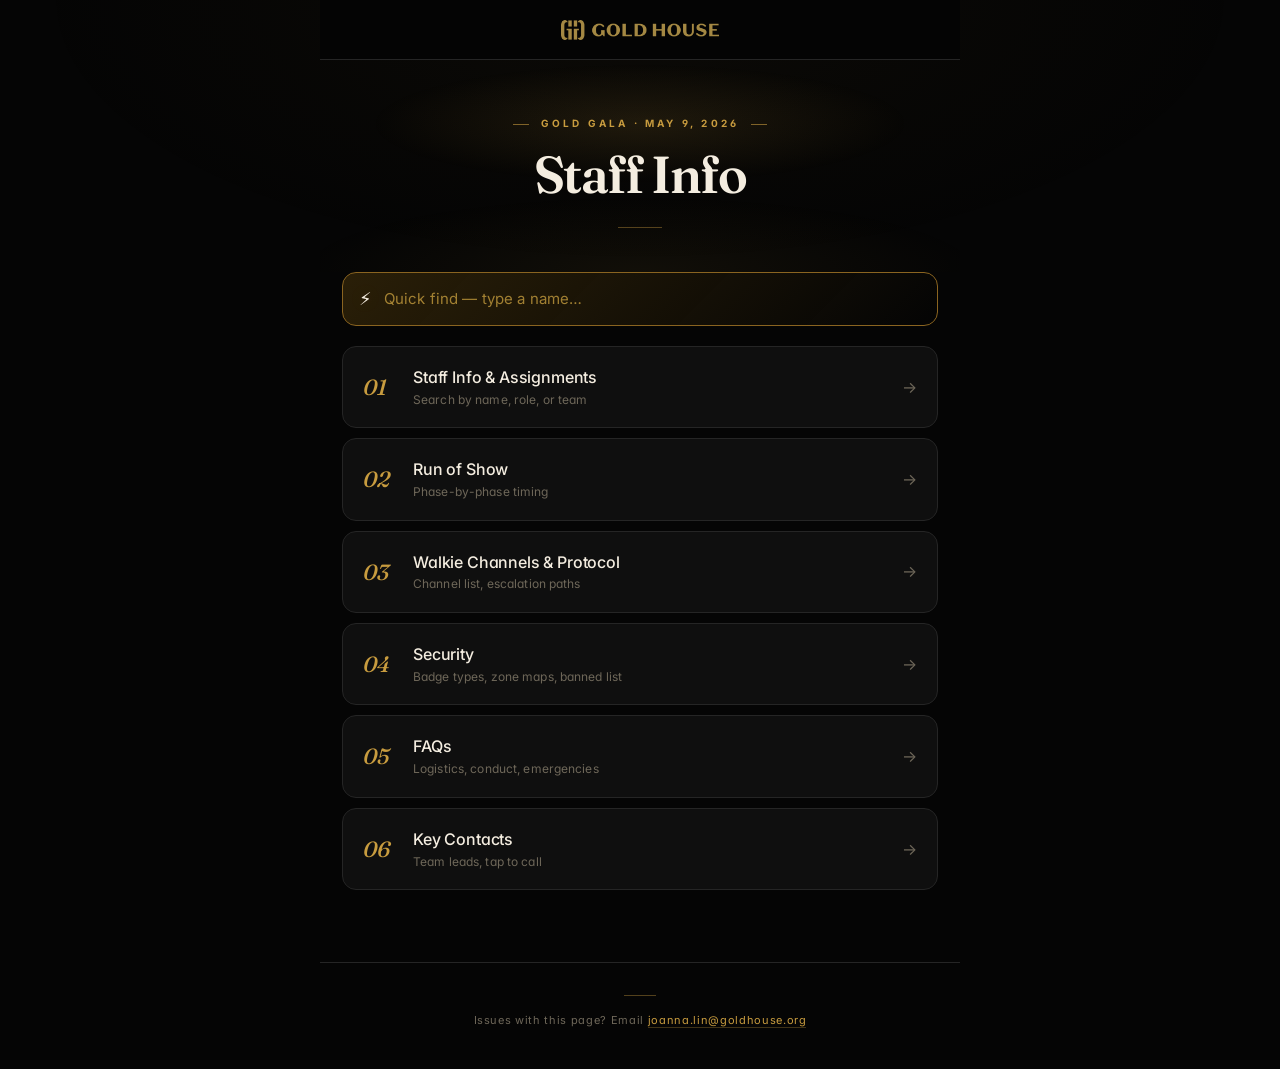
<file: index.html>
<!DOCTYPE html>
<html lang="en">
<head>
<meta charset="UTF-8">
<meta name="viewport" content="width=device-width, initial-scale=1.0, maximum-scale=5.0">
<meta name="theme-color" content="#050505">
<meta name="robots" content="noindex, nofollow">
<link rel="icon" type="image/png" href="/assets/images/gold-house-ico.png">
<link rel="apple-touch-icon" href="/assets/images/gold-house-ico.png">
<meta property="og:title" content="Gold Gala 2026 · Staff Hub">
<meta property="og:description" content="Everything you need to run the night, in one place.">
<meta property="og:image" content="https://gg26-staff.vercel.app/assets/images/gold-house-ico.png">
<meta property="og:type" content="website">
<meta name="twitter:card" content="summary">
<title>Gold Gala 2026 · Staff Hub</title>
<link rel="preconnect" href="https://fonts.googleapis.com">
<link rel="preconnect" href="https://fonts.gstatic.com" crossorigin>
<link href="https://fonts.googleapis.com/css2?family=Fraunces:opsz,wght,SOFT@9..144,400;9..144,500;9..144,600;9..144,700&family=Inter:wght@400;500;600;700&display=swap" rel="stylesheet">
<link rel="stylesheet" href="/assets/style.css">
<script src="/assets/data.js"></script>
</head>
<body>
<div class="app">
  <header class="topbar topbar-home">
    <img src="/assets/images/gold-gala-logo.png" alt="Gold House" class="brand-logo">
  </header>

  <section class="hero">
    <div class="eyebrow">Gold Gala · May 9, 2026</div>
    <h1>Staff Info</h1>
    <div class="ornament"></div>
  </section>

  <div class="quick-find" id="quickFind">
    <span class="icon">⚡</span>
    <input
      class="quick-find-input"
      id="quickFindInput"
      placeholder="Quick find — type a name…"
      autocomplete="off"
      autocapitalize="words"
      aria-label="Quick find a teammate"
    >
    <ul class="quick-find-results" id="quickFindResults" hidden></ul>
  </div>

  <nav class="menu">
    <a href="/staff" class="menu-item">
      <span class="num">01</span>
      <div class="label">Staff Info & Assignments<span class="desc">Search by name, role, or team</span></div>
      <span class="arrow">→</span>
    </a>
    <a href="/ros" class="menu-item">
      <span class="num">02</span>
      <div class="label">Run of Show<span class="desc">Phase-by-phase timing</span></div>
      <span class="arrow">→</span>
    </a>
    <a href="/walkies" class="menu-item">
      <span class="num">03</span>
      <div class="label">Walkie Channels & Protocol<span class="desc">Channel list, escalation paths</span></div>
      <span class="arrow">→</span>
    </a>
    <a href="/security" class="menu-item">
      <span class="num">04</span>
      <div class="label">Security<span class="desc">Badge types, zone maps, banned list</span></div>
      <span class="arrow">→</span>
    </a>
    <a href="/faqs" class="menu-item">
      <span class="num">05</span>
      <div class="label">FAQs<span class="desc">Logistics, conduct, emergencies</span></div>
      <span class="arrow">→</span>
    </a>
    <a href="/leads" class="menu-item">
      <span class="num">06</span>
      <div class="label">Key Contacts<span class="desc">Team leads, tap to call</span></div>
      <span class="arrow">→</span>
    </a>
  </nav>

  <div class="footer">
    <div class="ornament"></div>
    Issues with this page? Email <a href="mailto:joanna.lin@goldhouse.org">joanna.lin@goldhouse.org</a>
  </div>
</div>

<script>
(function() {
  const input = document.getElementById('quickFindInput');
  const results = document.getElementById('quickFindResults');
  const wrap = document.getElementById('quickFind');
  if (!input || !window.GG_DATA) return;

  function slugify(name) {
    return name.toLowerCase().replace(/[^a-z0-9]+/g, '-').replace(/^-|-$/g, '');
  }
  function esc(s) {
    if (s == null) return '';
    return String(s).replace(/[&<>"']/g, c => ({'&':'&amp;','<':'&lt;','>':'&gt;','"':'&quot;',"'":'&#39;'}[c]));
  }

  // Build a sorted list of {name, slug} once
  const ALL = window.GG_DATA.staff
    .map(s => ({ name: s.name, slug: slugify(s.name) }))
    .sort((a, b) => a.name.localeCompare(b.name));

  let activeIdx = -1;
  let matches = [];

  function highlight(text, q) {
    if (!q) return esc(text);
    const idx = text.toLowerCase().indexOf(q.toLowerCase());
    if (idx === -1) return esc(text);
    return esc(text.slice(0, idx)) + '<mark>' + esc(text.slice(idx, idx + q.length)) + '</mark>' + esc(text.slice(idx + q.length));
  }

  function render() {
    if (matches.length === 0) {
      results.hidden = true;
      results.innerHTML = '';
      wrap.classList.remove('open');
      return;
    }
    const q = input.value.trim();
    results.innerHTML = matches.map((m, i) =>
      `<li class="qf-result ${i === activeIdx ? 'active' : ''}" data-slug="${esc(m.slug)}">${highlight(m.name, q)}</li>`
    ).join('');
    results.hidden = false;
    wrap.classList.add('open');
  }

  function update() {
    const q = input.value.trim().toLowerCase();
    if (!q) {
      matches = [];
      activeIdx = -1;
      render();
      return;
    }
    matches = ALL.filter(s => s.name.toLowerCase().includes(q)).slice(0, 8);
    activeIdx = matches.length > 0 ? 0 : -1;
    render();
  }

  function navigateTo(slug) {
    if (slug) location.href = '/staff/' + encodeURIComponent(slug);
  }

  input.addEventListener('input', update);
  input.addEventListener('focus', () => { if (matches.length) render(); });

  input.addEventListener('keydown', (e) => {
    if (e.key === 'ArrowDown') {
      e.preventDefault();
      if (matches.length === 0) return;
      activeIdx = (activeIdx + 1) % matches.length;
      render();
    } else if (e.key === 'ArrowUp') {
      e.preventDefault();
      if (matches.length === 0) return;
      activeIdx = (activeIdx - 1 + matches.length) % matches.length;
      render();
    } else if (e.key === 'Enter') {
      e.preventDefault();
      if (activeIdx >= 0 && matches[activeIdx]) navigateTo(matches[activeIdx].slug);
    } else if (e.key === 'Escape') {
      input.blur();
      matches = [];
      render();
    }
  });

  results.addEventListener('mousedown', (e) => {
    const li = e.target.closest('.qf-result');
    if (!li) return;
    e.preventDefault();    // keep focus on input
    navigateTo(li.dataset.slug);
  });

  // Close dropdown when clicking outside
  document.addEventListener('click', (e) => {
    if (!wrap.contains(e.target)) {
      matches = [];
      render();
    }
  });
})();
</script>
</body>
</html>
</file>
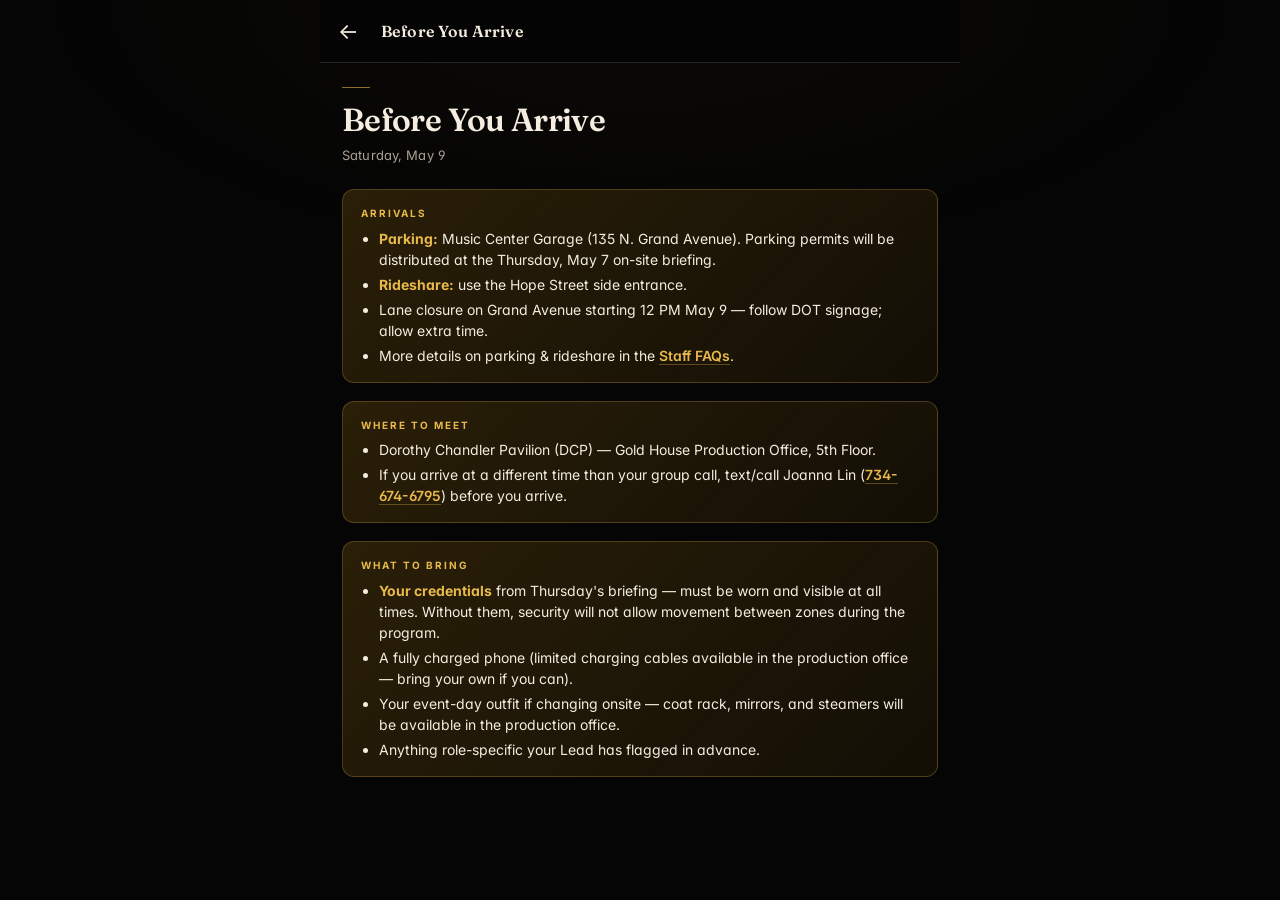
<file: before-you-arrive/index.html>
<!DOCTYPE html>
<html lang="en">
<head>
<meta charset="UTF-8">
<meta name="viewport" content="width=device-width, initial-scale=1.0, maximum-scale=5.0">
<meta name="theme-color" content="#050505">
<meta name="robots" content="noindex, nofollow">
<link rel="icon" type="image/png" href="/assets/images/gold-house-ico.png">
<link rel="apple-touch-icon" href="/assets/images/gold-house-ico.png">
<meta property="og:title" content="Gold Gala 2026 · Staff Hub">
<meta property="og:description" content="Everything you need to run the night, in one place.">
<meta property="og:image" content="https://gg26-staff.vercel.app/assets/images/gold-house-ico.png">
<meta property="og:type" content="website">
<meta name="twitter:card" content="summary">
<title>Before You Arrive · GG26</title>
<link rel="preconnect" href="https://fonts.googleapis.com">
<link rel="preconnect" href="https://fonts.gstatic.com" crossorigin>
<link href="https://fonts.googleapis.com/css2?family=Fraunces:opsz,wght@9..144,400;9..144,500;9..144,600;9..144,700&family=Inter:wght@400;500;600;700&display=swap" rel="stylesheet">
<link rel="stylesheet" href="/assets/style.css">
</head>
<body>
<div class="app">
  <header class="topbar">
    <a class="back" href="javascript:history.back()" aria-label="Back">←</a>
    <span class="title">Before You Arrive</span>
  </header>

  <div class="page-content">
    <h2 class="section-h">Before You Arrive</h2>
    <p class="section-sub">Saturday, May 9</p>

    <div class="callout">
      <div class="label">Arrivals</div>
      <div class="body">
        <ul class="protocol-list">
          <li><strong>Parking:</strong> Music Center Garage (135 N. Grand Avenue). Parking permits will be distributed at the Thursday, May 7 on-site briefing.</li>
          <li><strong>Rideshare:</strong> use the Hope Street side entrance.</li>
          <li>Lane closure on Grand Avenue starting 12 PM May 9 — follow DOT signage; allow extra time.</li>
          <li>More details on parking & rideshare in the <a href="/faqs">Staff FAQs</a>.</li>
        </ul>
      </div>
    </div>

    <div class="callout">
      <div class="label">Where to Meet</div>
      <div class="body">
        <ul class="protocol-list">
          <li>Dorothy Chandler Pavilion (DCP) — Gold House Production Office, 5th Floor.</li>
          <li>If you arrive at a different time than your group call, text/call Joanna Lin (<a href="tel:+17346746795">734-674-6795</a>) before you arrive.</li>
        </ul>
      </div>
    </div>

    <div class="callout">
      <div class="label">What to Bring</div>
      <div class="body">
        <ul class="protocol-list">
          <li><strong>Your credentials</strong> from Thursday's briefing — must be worn and visible at all times. Without them, security will not allow movement between zones during the program.</li>
          <li>A fully charged phone (limited charging cables available in the production office — bring your own if you can).</li>
          <li>Your event-day outfit if changing onsite — coat rack, mirrors, and steamers will be available in the production office.</li>
          <li>Anything role-specific your Lead has flagged in advance.</li>
        </ul>
      </div>
    </div>
  </div>
</div>
</body>
</html>
</file>
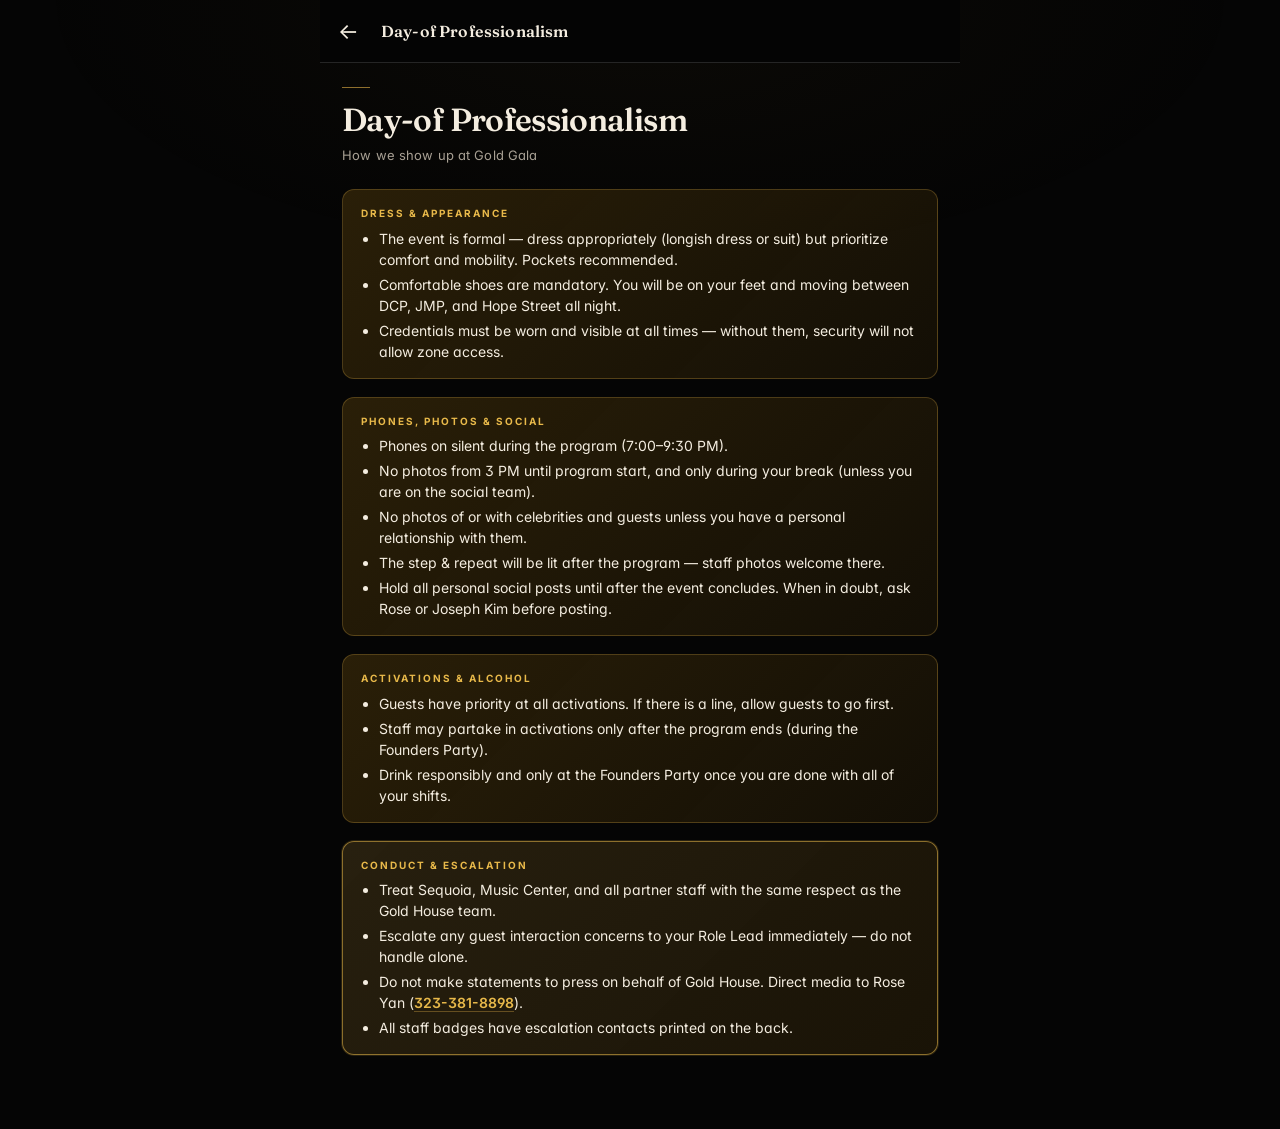
<file: day-of-professionalism/index.html>
<!DOCTYPE html>
<html lang="en">
<head>
<meta charset="UTF-8">
<meta name="viewport" content="width=device-width, initial-scale=1.0, maximum-scale=5.0">
<meta name="theme-color" content="#050505">
<meta name="robots" content="noindex, nofollow">
<link rel="icon" type="image/png" href="/assets/images/gold-house-ico.png">
<link rel="apple-touch-icon" href="/assets/images/gold-house-ico.png">
<meta property="og:title" content="Gold Gala 2026 · Staff Hub">
<meta property="og:description" content="Everything you need to run the night, in one place.">
<meta property="og:image" content="https://gg26-staff.vercel.app/assets/images/gold-house-ico.png">
<meta property="og:type" content="website">
<meta name="twitter:card" content="summary">
<title>Day-of Professionalism · GG26</title>
<link rel="preconnect" href="https://fonts.googleapis.com">
<link rel="preconnect" href="https://fonts.gstatic.com" crossorigin>
<link href="https://fonts.googleapis.com/css2?family=Fraunces:opsz,wght@9..144,400;9..144,500;9..144,600;9..144,700&family=Inter:wght@400;500;600;700&display=swap" rel="stylesheet">
<link rel="stylesheet" href="/assets/style.css">
</head>
<body>
<div class="app">
  <header class="topbar">
    <a class="back" href="javascript:history.back()" aria-label="Back">←</a>
    <span class="title">Day-of Professionalism</span>
  </header>

  <div class="page-content">
    <h2 class="section-h">Day-of Professionalism</h2>
    <p class="section-sub">How we show up at Gold Gala</p>

    <div class="callout">
      <div class="label">Dress &amp; Appearance</div>
      <div class="body">
        <ul class="protocol-list">
          <li>The event is formal — dress appropriately (longish dress or suit) but prioritize comfort and mobility. Pockets recommended.</li>
          <li>Comfortable shoes are mandatory. You will be on your feet and moving between DCP, JMP, and Hope Street all night.</li>
          <li>Credentials must be worn and visible at all times — without them, security will not allow zone access.</li>
        </ul>
      </div>
    </div>

    <div class="callout">
      <div class="label">Phones, Photos &amp; Social</div>
      <div class="body">
        <ul class="protocol-list">
          <li>Phones on silent during the program (7:00–9:30 PM).</li>
          <li>No photos from 3 PM until program start, and only during your break (unless you are on the social team).</li>
          <li>No photos of or with celebrities and guests unless you have a personal relationship with them.</li>
          <li>The step &amp; repeat will be lit after the program — staff photos welcome there.</li>
          <li>Hold all personal social posts until after the event concludes. When in doubt, ask Rose or Joseph Kim before posting.</li>
        </ul>
      </div>
    </div>

    <div class="callout">
      <div class="label">Activations &amp; Alcohol</div>
      <div class="body">
        <ul class="protocol-list">
          <li>Guests have priority at all activations. If there is a line, allow guests to go first.</li>
          <li>Staff may partake in activations only after the program ends (during the Founders Party).</li>
          <li>Drink responsibly and only at the Founders Party once you are done with all of your shifts.</li>
        </ul>
      </div>
    </div>

    <div class="callout callout-alert">
      <div class="label">Conduct &amp; Escalation</div>
      <div class="body">
        <ul class="protocol-list">
          <li>Treat Sequoia, Music Center, and all partner staff with the same respect as the Gold House team.</li>
          <li>Escalate any guest interaction concerns to your Role Lead immediately — do not handle alone.</li>
          <li>Do not make statements to press on behalf of Gold House. Direct media to Rose Yan (<a href="tel:+13233818898">323-381-8898</a>).</li>
          <li>All staff badges have escalation contacts printed on the back.</li>
        </ul>
      </div>
    </div>
  </div>
</div>
</body>
</html>
</file>
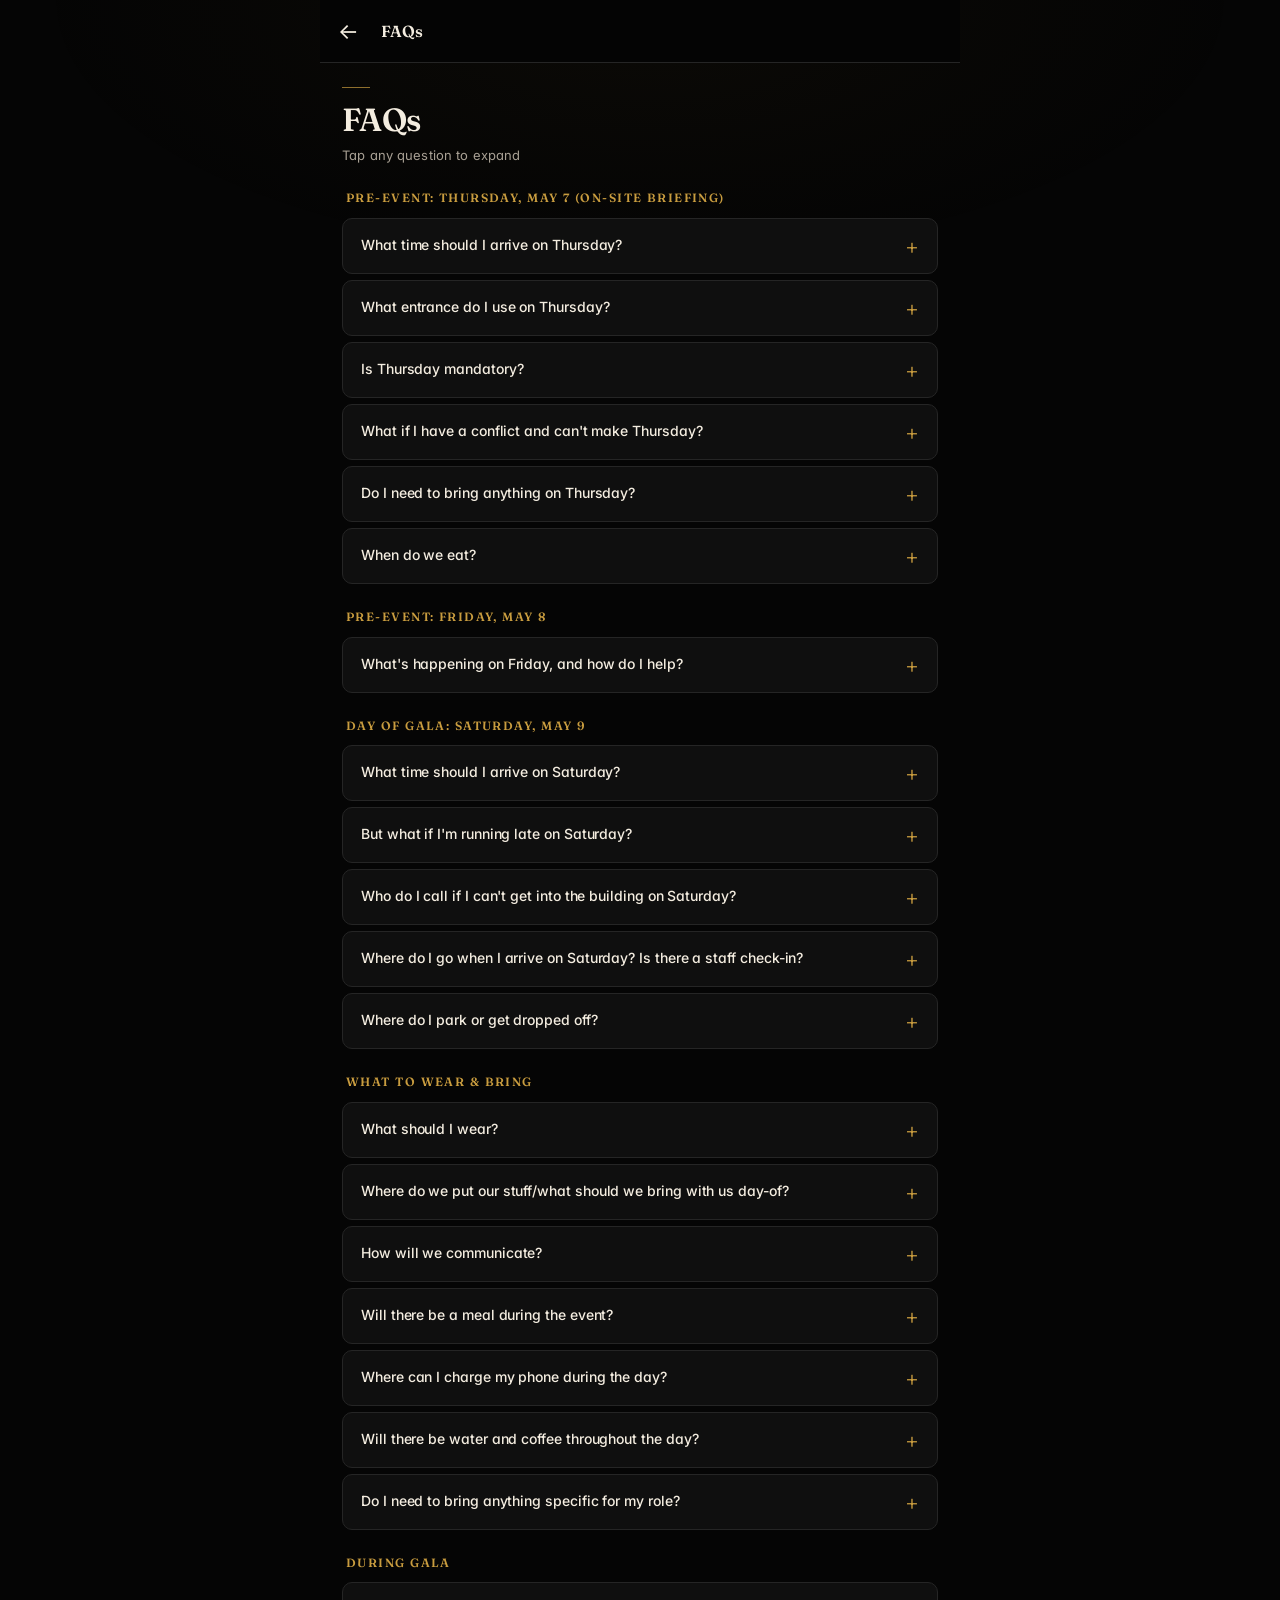
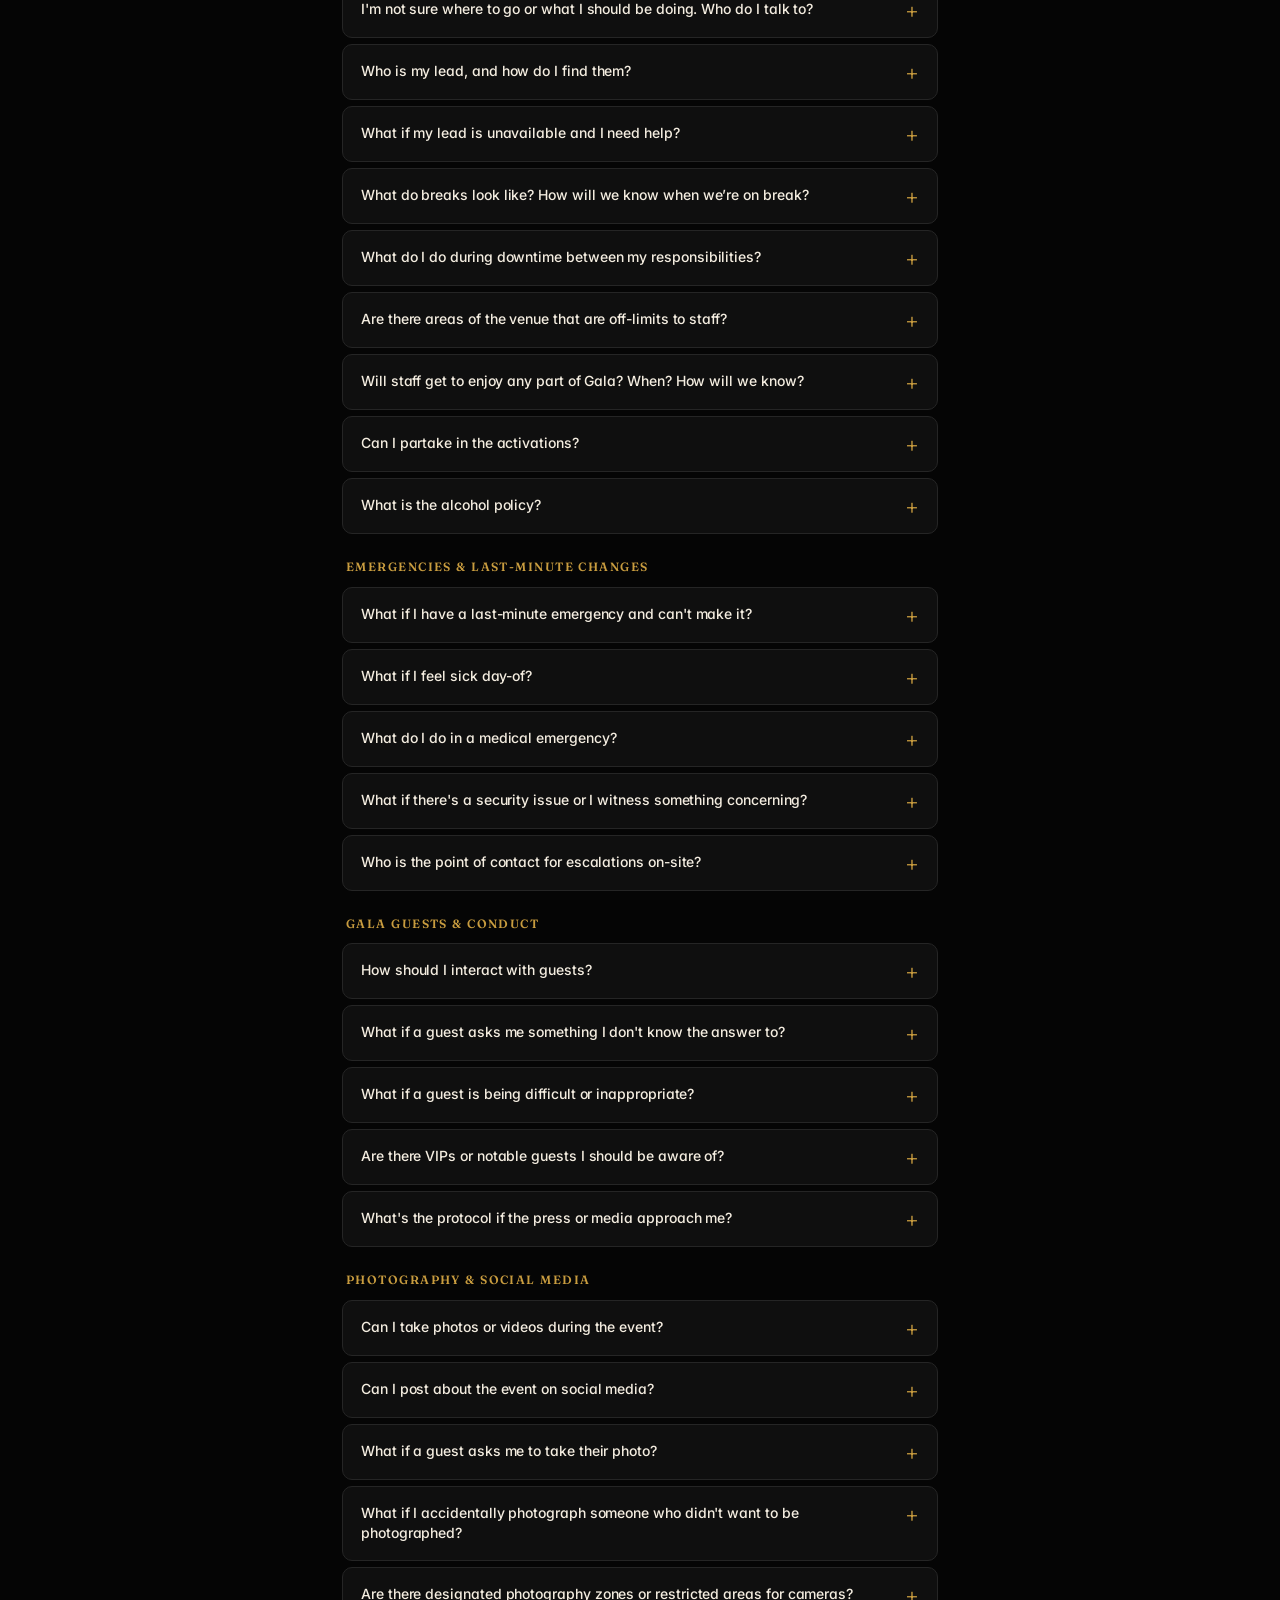
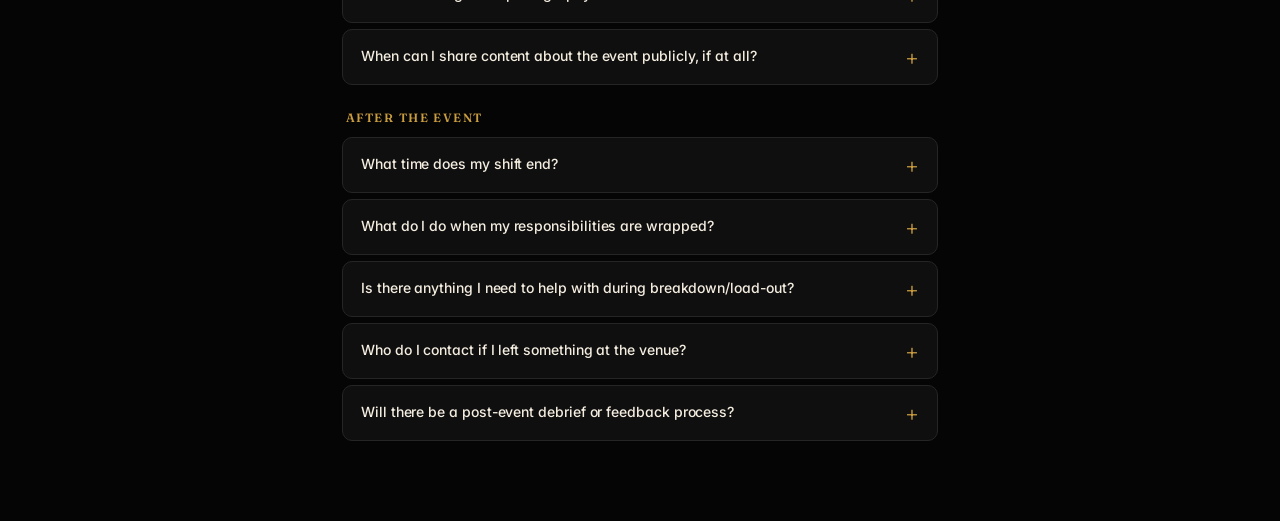
<file: faqs/index.html>
<!DOCTYPE html>
<html lang="en">
<head>
<meta charset="UTF-8">
<meta name="viewport" content="width=device-width, initial-scale=1.0, maximum-scale=5.0">
<meta name="theme-color" content="#050505">
<meta name="robots" content="noindex, nofollow">
<link rel="icon" type="image/png" href="/assets/images/gold-house-ico.png">
<link rel="apple-touch-icon" href="/assets/images/gold-house-ico.png">
<meta property="og:title" content="Gold Gala 2026 · Staff Hub">
<meta property="og:description" content="Everything you need to run the night, in one place.">
<meta property="og:image" content="https://gg26-staff.vercel.app/assets/images/gold-house-ico.png">
<meta property="og:type" content="website">
<meta name="twitter:card" content="summary">
<title>FAQs · GG26</title>
<link rel="preconnect" href="https://fonts.googleapis.com">
<link rel="preconnect" href="https://fonts.gstatic.com" crossorigin>
<link href="https://fonts.googleapis.com/css2?family=Fraunces:opsz,wght@9..144,400;9..144,500;9..144,600;9..144,700&family=Inter:wght@400;500;600;700&display=swap" rel="stylesheet">
<link rel="stylesheet" href="/assets/style.css">
<script src="/assets/faqs.js"></script>
</head>
<body>
<div class="app">
  <header class="topbar">
    <a class="back" href="/" aria-label="Back to home">←</a>
    <span class="title">FAQs</span>
  </header>

  <div class="page-content">
    <h2 class="section-h">FAQs</h2>
    <p class="section-sub">Tap any question to expand</p>
    <div id="faqContent"></div>
  </div>
</div>

<script>
const FAQS = window.GG_FAQS;

function esc(s) {
  return String(s).replace(/[&<>"']/g, c => ({'&':'&amp;','<':'&lt;','>':'&gt;','"':'&quot;',"'":'&#39;'}[c]));
}

function linkify(s) {
  return s
    .replace(/(https?:\/\/[^\s<]+)/g, '<a href="$1" target="_blank" rel="noopener">$1</a>')
    .replace(/(\b\d{3}-\d{3}-\d{4}\b)/g, '<a href="tel:+1$1">$1</a>')
    .replace(/([a-z0-9._-]+@[a-z0-9.-]+\.[a-z]{2,})/gi, '<a href="mailto:$1">$1</a>');
}

document.getElementById('faqContent').innerHTML = FAQS.map(section => `
  <div class="faq-section">
    <div class="faq-section-title">${esc(section.title)}</div>
    ${section.qa.map(item => `
      <details class="faq">
        <summary>${esc(item.q)}</summary>
        <div class="answer">${linkify(esc(item.a))}</div>
      </details>
    `).join('')}
  </div>
`).join('');
</script>
</body>
</html>
</file>
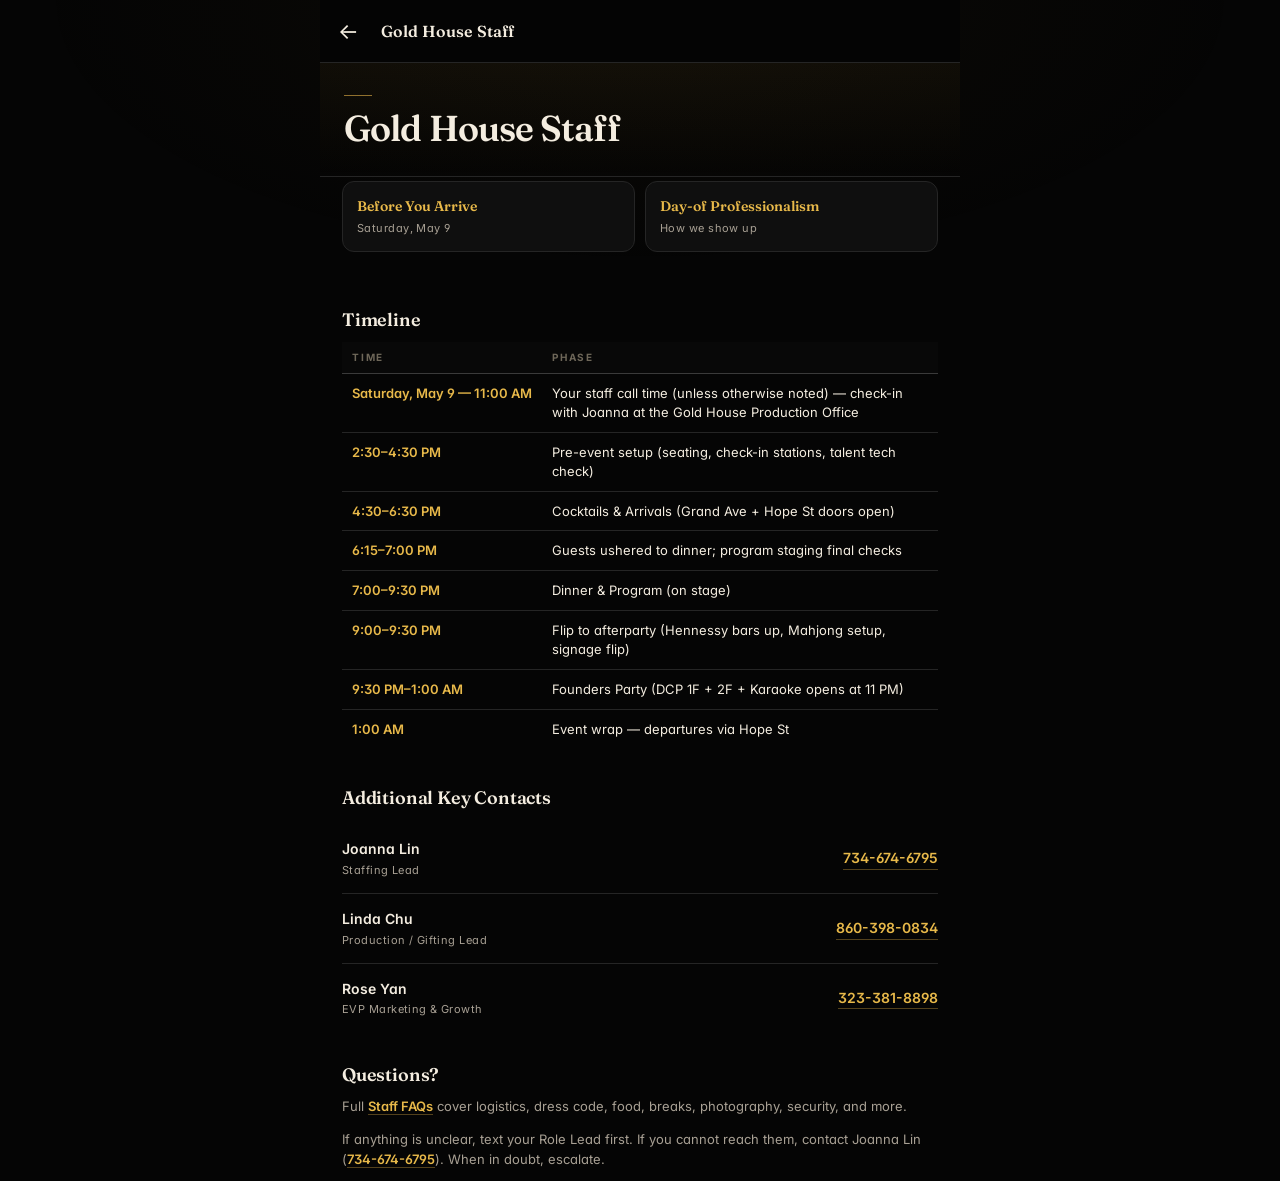
<file: gold-house-staff/index.html>
<!DOCTYPE html>
<html lang="en">
<head>
<meta charset="UTF-8">
<meta name="viewport" content="width=device-width, initial-scale=1.0, maximum-scale=5.0">
<meta name="theme-color" content="#050505">
<meta name="robots" content="noindex, nofollow">
<link rel="icon" type="image/png" href="/assets/images/gold-house-ico.png">
<link rel="apple-touch-icon" href="/assets/images/gold-house-ico.png">
<meta property="og:title" content="Gold Gala 2026 · Staff Hub">
<meta property="og:description" content="Everything you need to run the night, in one place.">
<meta property="og:image" content="https://gg26-staff.vercel.app/assets/images/gold-house-ico.png">
<meta property="og:type" content="website">
<meta name="twitter:card" content="summary">
<title>Gold House Staff · GG26</title>
<link rel="preconnect" href="https://fonts.googleapis.com">
<link rel="preconnect" href="https://fonts.gstatic.com" crossorigin>
<link href="https://fonts.googleapis.com/css2?family=Fraunces:opsz,wght@9..144,400;9..144,500;9..144,600;9..144,700&family=Inter:wght@400;500;600;700&display=swap" rel="stylesheet">
<link rel="stylesheet" href="/assets/style.css">
</head>
<body>
<div class="app">
  <header class="topbar">
    <a class="back" href="/staff" aria-label="Back to directory">←</a>
    <span class="title">Gold House Staff</span>
  </header>

  <div class="detail-hero">
    <div class="name">Gold House Staff</div>
  </div>

  <div class="info-nav">
    <a href="/before-you-arrive" class="info-nav-btn">
      <span class="info-nav-label">Before You Arrive</span>
      <span class="info-nav-sub">Saturday, May 9</span>
    </a>
    <a href="/day-of-professionalism" class="info-nav-btn">
      <span class="info-nav-label">Day-of Professionalism</span>
      <span class="info-nav-sub">How we show up</span>
    </a>
  </div>

  <h3 class="info-h">Timeline</h3>
  <table class="info-table">
    <thead><tr><th>Time</th><th>Phase</th></tr></thead>
    <tbody>
      <tr><td class="t-time">Saturday, May 9 — 11:00 AM</td><td>Your staff call time (unless otherwise noted) — check-in with Joanna at the Gold House Production Office</td></tr>
      <tr><td class="t-time">2:30–4:30 PM</td><td>Pre-event setup (seating, check-in stations, talent tech check)</td></tr>
      <tr><td class="t-time">4:30–6:30 PM</td><td>Cocktails &amp; Arrivals (Grand Ave + Hope St doors open)</td></tr>
      <tr><td class="t-time">6:15–7:00 PM</td><td>Guests ushered to dinner; program staging final checks</td></tr>
      <tr><td class="t-time">7:00–9:30 PM</td><td>Dinner &amp; Program (on stage)</td></tr>
      <tr><td class="t-time">9:00–9:30 PM</td><td>Flip to afterparty (Hennessy bars up, Mahjong setup, signage flip)</td></tr>
      <tr><td class="t-time">9:30 PM–1:00 AM</td><td>Founders Party (DCP 1F + 2F + Karaoke opens at 11 PM)</td></tr>
      <tr><td class="t-time">1:00 AM</td><td>Event wrap — departures via Hope St</td></tr>
    </tbody>
  </table>

  <h3 class="info-h">Additional Key Contacts</h3>
  <div class="contact-list">
    <div class="contact-row">
      <div class="contact-name">Joanna Lin</div>
      <div class="contact-role">Staffing Lead</div>
      <a class="contact-phone" href="tel:+17346746795">734-674-6795</a>
    </div>
    <div class="contact-row">
      <div class="contact-name">Linda Chu</div>
      <div class="contact-role">Production / Gifting Lead</div>
      <a class="contact-phone" href="tel:+18603980834">860-398-0834</a>
    </div>
    <div class="contact-row">
      <div class="contact-name">Rose Yan</div>
      <div class="contact-role">EVP Marketing &amp; Growth</div>
      <a class="contact-phone" href="tel:+13233818898">323-381-8898</a>
    </div>
  </div>

  <h3 class="info-h">Questions?</h3>
  <p class="info-sub">Full <a class="text-link" href="/faqs">Staff FAQs</a> cover logistics, dress code, food, breaks, photography, security, and more.</p>
  <p class="info-sub">If anything is unclear, text your Role Lead first. If you cannot reach them, contact Joanna Lin (<a class="lead-link" href="tel:+17346746795">734-674-6795</a>). When in doubt, escalate.</p>
</div>
</body>
</html>
</file>
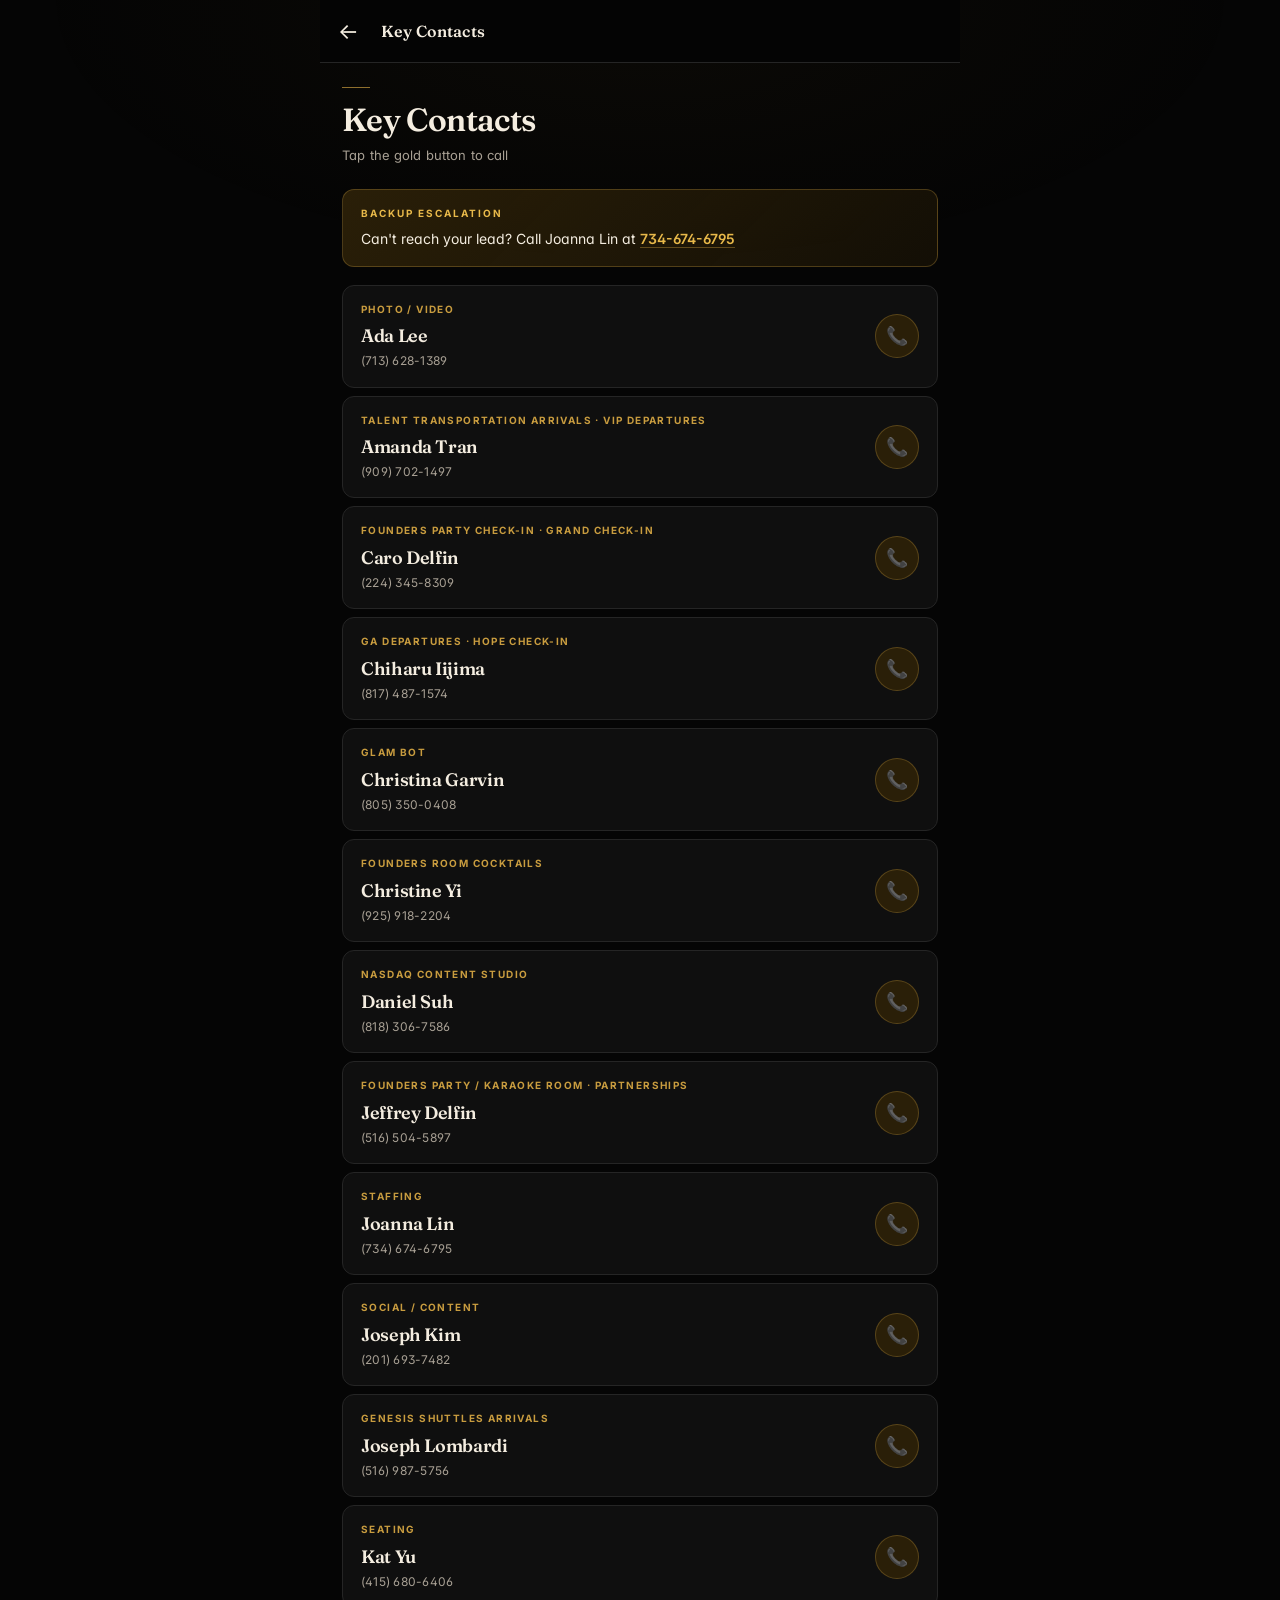
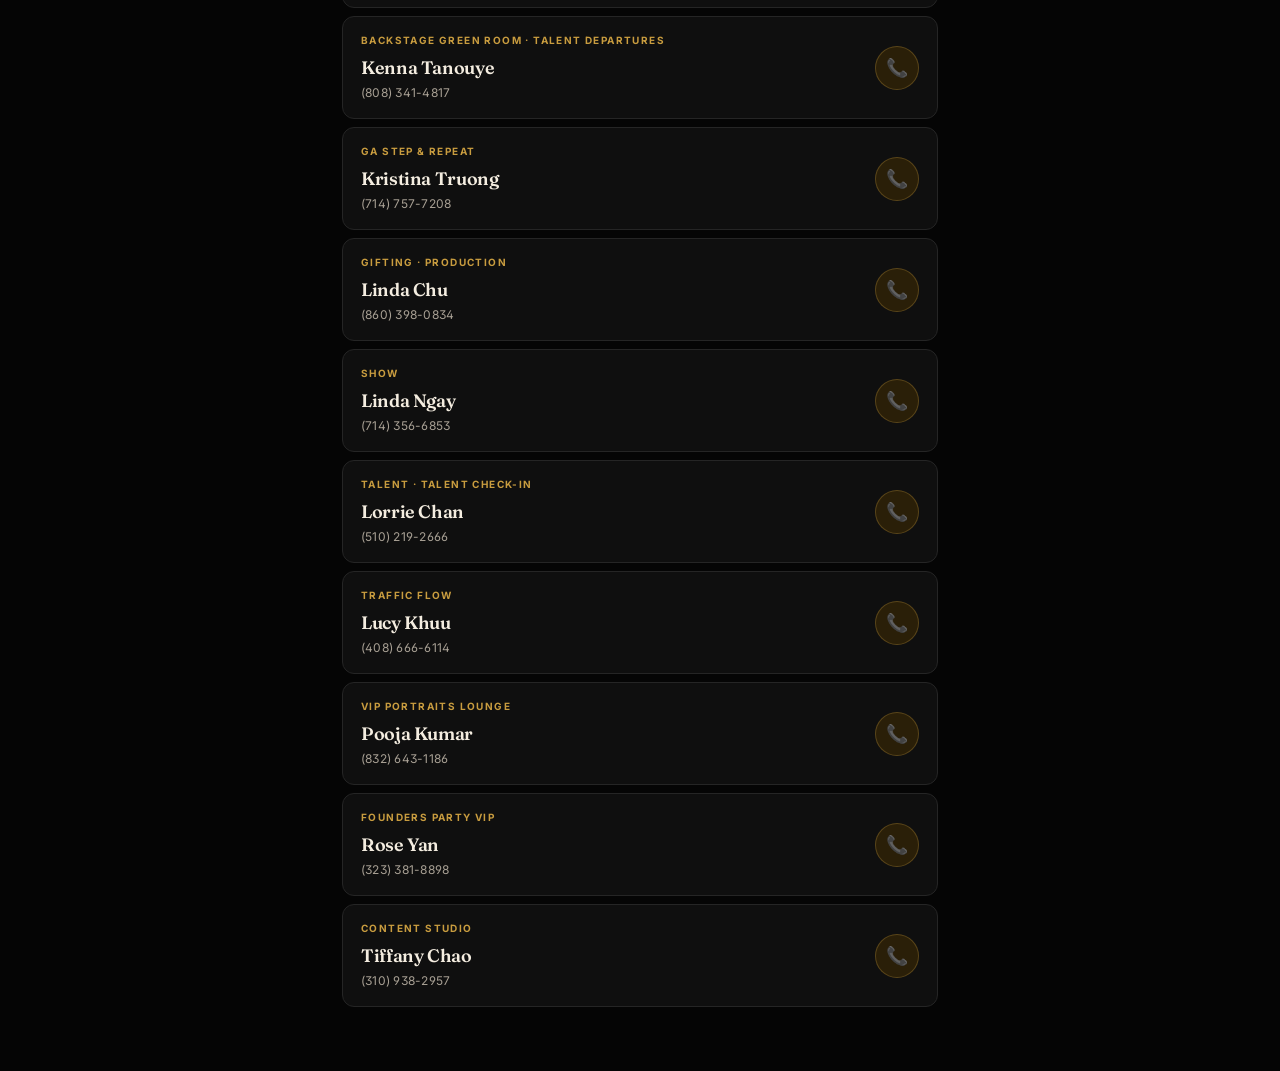
<file: leads/index.html>
<!DOCTYPE html>
<html lang="en">
<head>
<meta charset="UTF-8">
<meta name="viewport" content="width=device-width, initial-scale=1.0, maximum-scale=5.0">
<meta name="theme-color" content="#050505">
<meta name="robots" content="noindex, nofollow">
<link rel="icon" type="image/png" href="/assets/images/gold-house-ico.png">
<link rel="apple-touch-icon" href="/assets/images/gold-house-ico.png">
<meta property="og:title" content="Gold Gala 2026 · Staff Hub">
<meta property="og:description" content="Everything you need to run the night, in one place.">
<meta property="og:image" content="https://gg26-staff.vercel.app/assets/images/gold-house-ico.png">
<meta property="og:type" content="website">
<meta name="twitter:card" content="summary">
<title>Key Contacts · GG26</title>
<link rel="preconnect" href="https://fonts.googleapis.com">
<link rel="preconnect" href="https://fonts.gstatic.com" crossorigin>
<link href="https://fonts.googleapis.com/css2?family=Fraunces:opsz,wght@9..144,400;9..144,500;9..144,600;9..144,700&family=Inter:wght@400;500;600;700&display=swap" rel="stylesheet">
<link rel="stylesheet" href="/assets/style.css">
<script src="/assets/data.js"></script>
</head>
<body>
<div class="app">
  <header class="topbar">
    <a class="back" href="/" aria-label="Back to home">←</a>
    <span class="title">Key Contacts</span>
  </header>

  <div class="page-content">
    <h2 class="section-h">Key Contacts</h2>
    <p class="section-sub">Tap the gold button to call</p>

    <div class="callout">
      <div class="label">Backup escalation</div>
      <div class="body">Can't reach your lead? Call Joanna Lin at <a href="tel:+17346746795">734-674-6795</a></div>
    </div>

    <div id="leadsContent"></div>
  </div>
</div>

<script>
const DATA = window.GG_DATA;

function esc(s) {
  if (s == null) return '';
  return String(s).replace(/[&<>"']/g, c => ({'&':'&amp;','<':'&lt;','>':'&gt;','"':'&quot;',"'":'&#39;'}[c]));
}

const byName = new Map();
DATA.leads.forEach(l => {
  if (!byName.has(l.name)) byName.set(l.name, { ...l, teams: [l.team] });
  else byName.get(l.name).teams.push(l.team);
});
const grouped = Array.from(byName.values()).sort((a,b) => a.name.localeCompare(b.name));

document.getElementById('leadsContent').innerHTML = grouped.map(l => `
  <div class="lead-card">
    <div class="left">
      <div class="team">${esc(l.teams.join(' · '))}</div>
      <div class="name">${esc(l.name)}</div>
      <div class="phone">${esc(l.phone)}</div>
    </div>
    ${l.phone_tel ? `<a class="call-btn" href="tel:${l.phone_tel}" aria-label="Call ${esc(l.name)}">📞</a>` : ''}
  </div>
`).join('');
</script>
</body>
</html>
</file>
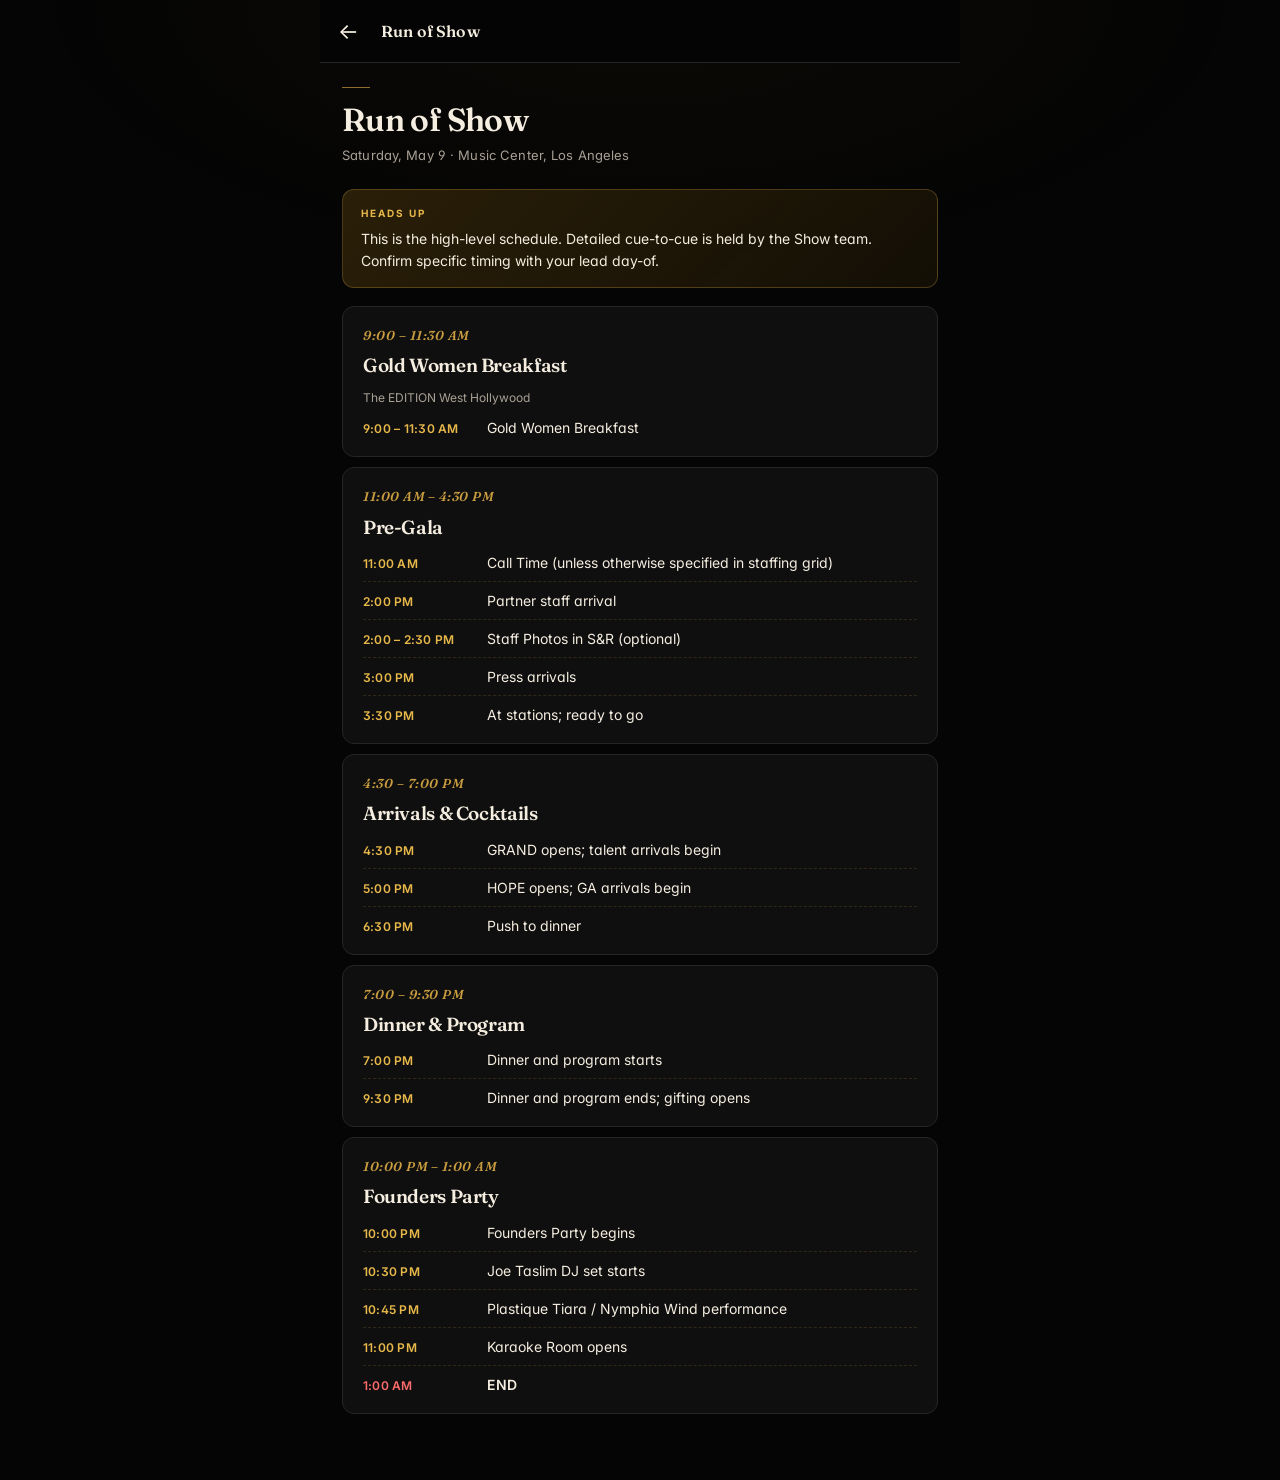
<file: ros/index.html>
<!DOCTYPE html>
<html lang="en">
<head>
<meta charset="UTF-8">
<meta name="viewport" content="width=device-width, initial-scale=1.0, maximum-scale=5.0">
<meta name="theme-color" content="#050505">
<meta name="robots" content="noindex, nofollow">
<link rel="icon" type="image/png" href="/assets/images/gold-house-ico.png">
<link rel="apple-touch-icon" href="/assets/images/gold-house-ico.png">
<meta property="og:title" content="Gold Gala 2026 · Staff Hub">
<meta property="og:description" content="Everything you need to run the night, in one place.">
<meta property="og:image" content="https://gg26-staff.vercel.app/assets/images/gold-house-ico.png">
<meta property="og:type" content="website">
<meta name="twitter:card" content="summary">
<title>Run of Show · GG26</title>
<link rel="preconnect" href="https://fonts.googleapis.com">
<link rel="preconnect" href="https://fonts.gstatic.com" crossorigin>
<link href="https://fonts.googleapis.com/css2?family=Fraunces:opsz,wght@9..144,400;9..144,500;9..144,600;9..144,700&family=Inter:wght@400;500;600;700&display=swap" rel="stylesheet">
<link rel="stylesheet" href="/assets/style.css">
<style>
  .ros-events {
    display: flex;
    flex-direction: column;
    gap: 8px;
    margin-top: 10px;
  }
  .ros-event {
    display: grid;
    grid-template-columns: 112px 1fr;
    gap: 12px;
    align-items: baseline;
    padding-top: 8px;
    border-top: 1px dashed rgba(200, 156, 63, 0.18);
  }
  .ros-event:first-child {
    border-top: none;
    padding-top: 0;
  }
  .ros-event .e-time {
    font-family: 'Inter', sans-serif;
    color: var(--gold-bright, #e8b94a);
    font-size: 12px;
    font-weight: 600;
    letter-spacing: 0.02em;
    line-height: 1.4;
    white-space: nowrap;
  }
  .ros-event .e-text {
    font-size: 14px;
    line-height: 1.5;
    color: var(--text, #f0f0f0);
  }
  .ros-event .e-text strong {
    color: var(--text);
    font-weight: 600;
  }
  .ros-event.is-end .e-time { color: #ff6b6b; }
  .ros-event.is-end .e-text { font-weight: 600; letter-spacing: 0.04em; }
  .ros-block .ros-location {
    font-size: 12px;
    color: var(--text-dim, #9a9a9a);
    margin-top: 4px;
  }
</style>
</head>
<body>
<div class="app">
  <header class="topbar">
    <a class="back" href="/" aria-label="Back to home">←</a>
    <span class="title">Run of Show</span>
  </header>

  <div class="page-content">
    <h2 class="section-h">Run of Show</h2>
    <p class="section-sub">Saturday, May 9 · Music Center, Los Angeles</p>

    <div class="callout">
      <div class="label">Heads up</div>
      <div class="body">This is the high-level schedule. Detailed cue-to-cue is held by the Show team. Confirm specific timing with your lead day-of.</div>
    </div>

    <div id="rosContent"></div>
  </div>
</div>

<script>
const phases = [
  {
    name: 'Gold Women Breakfast',
    time: '9:00 – 11:30 AM',
    location: 'The EDITION West Hollywood',
    events: [
      { time: '9:00 – 11:30 AM', text: 'Gold Women Breakfast' },
    ],
  },
  {
    name: 'Pre-Gala',
    time: '11:00 AM – 4:30 PM',
    events: [
      { time: '11:00 AM', text: 'Call Time (unless otherwise specified in staffing grid)' },
      { time: '2:00 PM', text: 'Partner staff arrival' },
      { time: '2:00 – 2:30 PM', text: 'Staff Photos in S&R (optional)' },
      { time: '3:00 PM', text: 'Press arrivals' },
      { time: '3:30 PM', text: 'At stations; ready to go' },
    ],
  },
  {
    name: 'Arrivals & Cocktails',
    time: '4:30 – 7:00 PM',
    events: [
      { time: '4:30 PM', text: 'GRAND opens; talent arrivals begin' },
      { time: '5:00 PM', text: 'HOPE opens; GA arrivals begin' },
      { time: '6:30 PM', text: 'Push to dinner' },
    ],
  },
  {
    name: 'Dinner & Program',
    time: '7:00 – 9:30 PM',
    events: [
      { time: '7:00 PM', text: 'Dinner and program starts' },
      { time: '9:30 PM', text: 'Dinner and program ends; gifting opens' },
    ],
  },
  {
    name: 'Founders Party',
    time: '10:00 PM – 1:00 AM',
    events: [
      { time: '10:00 PM', text: 'Founders Party begins' },
      { time: '10:30 PM', text: 'Joe Taslim DJ set starts' },
      { time: '10:45 PM', text: 'Plastique Tiara / Nymphia Wind performance' },
      { time: '11:00 PM', text: 'Karaoke Room opens' },
      { time: '1:00 AM', text: 'END', isEnd: true },
    ],
  },
];

function esc(s) {
  return String(s).replace(/[&<>"']/g, c => ({'&':'&amp;','<':'&lt;','>':'&gt;','"':'&quot;',"'":'&#39;'}[c]));
}

document.getElementById('rosContent').innerHTML = phases.map(p => `
  <div class="ros-block">
    <div class="ros-time">${esc(p.time)}</div>
    <div class="ros-name">${esc(p.name)}</div>
    ${p.location ? `<div class="ros-location">${esc(p.location)}</div>` : ''}
    <div class="ros-events">
      ${p.events.map(e => `
        <div class="ros-event ${e.isEnd ? 'is-end' : ''}">
          <div class="e-time">${esc(e.time)}</div>
          <div class="e-text">${esc(e.text)}</div>
        </div>
      `).join('')}
    </div>
  </div>
`).join('');
</script>
</body>
</html>
</file>
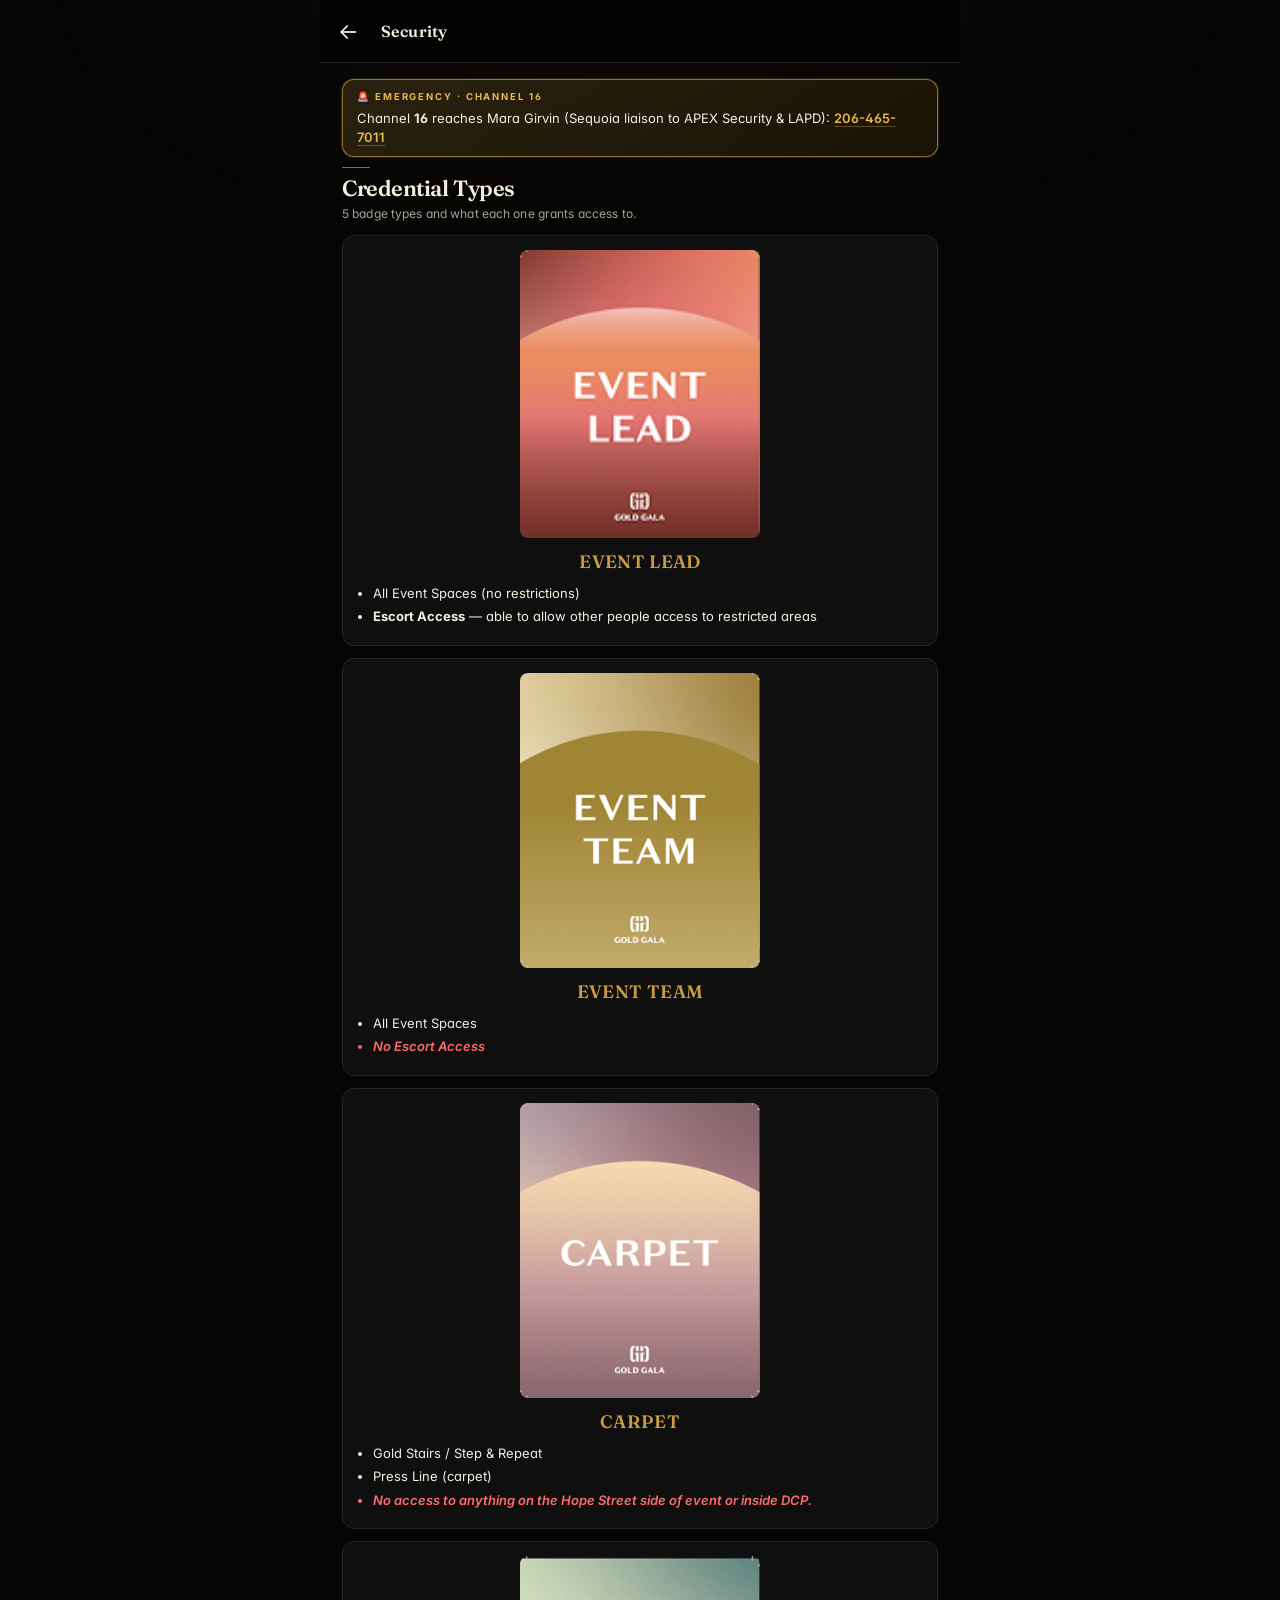
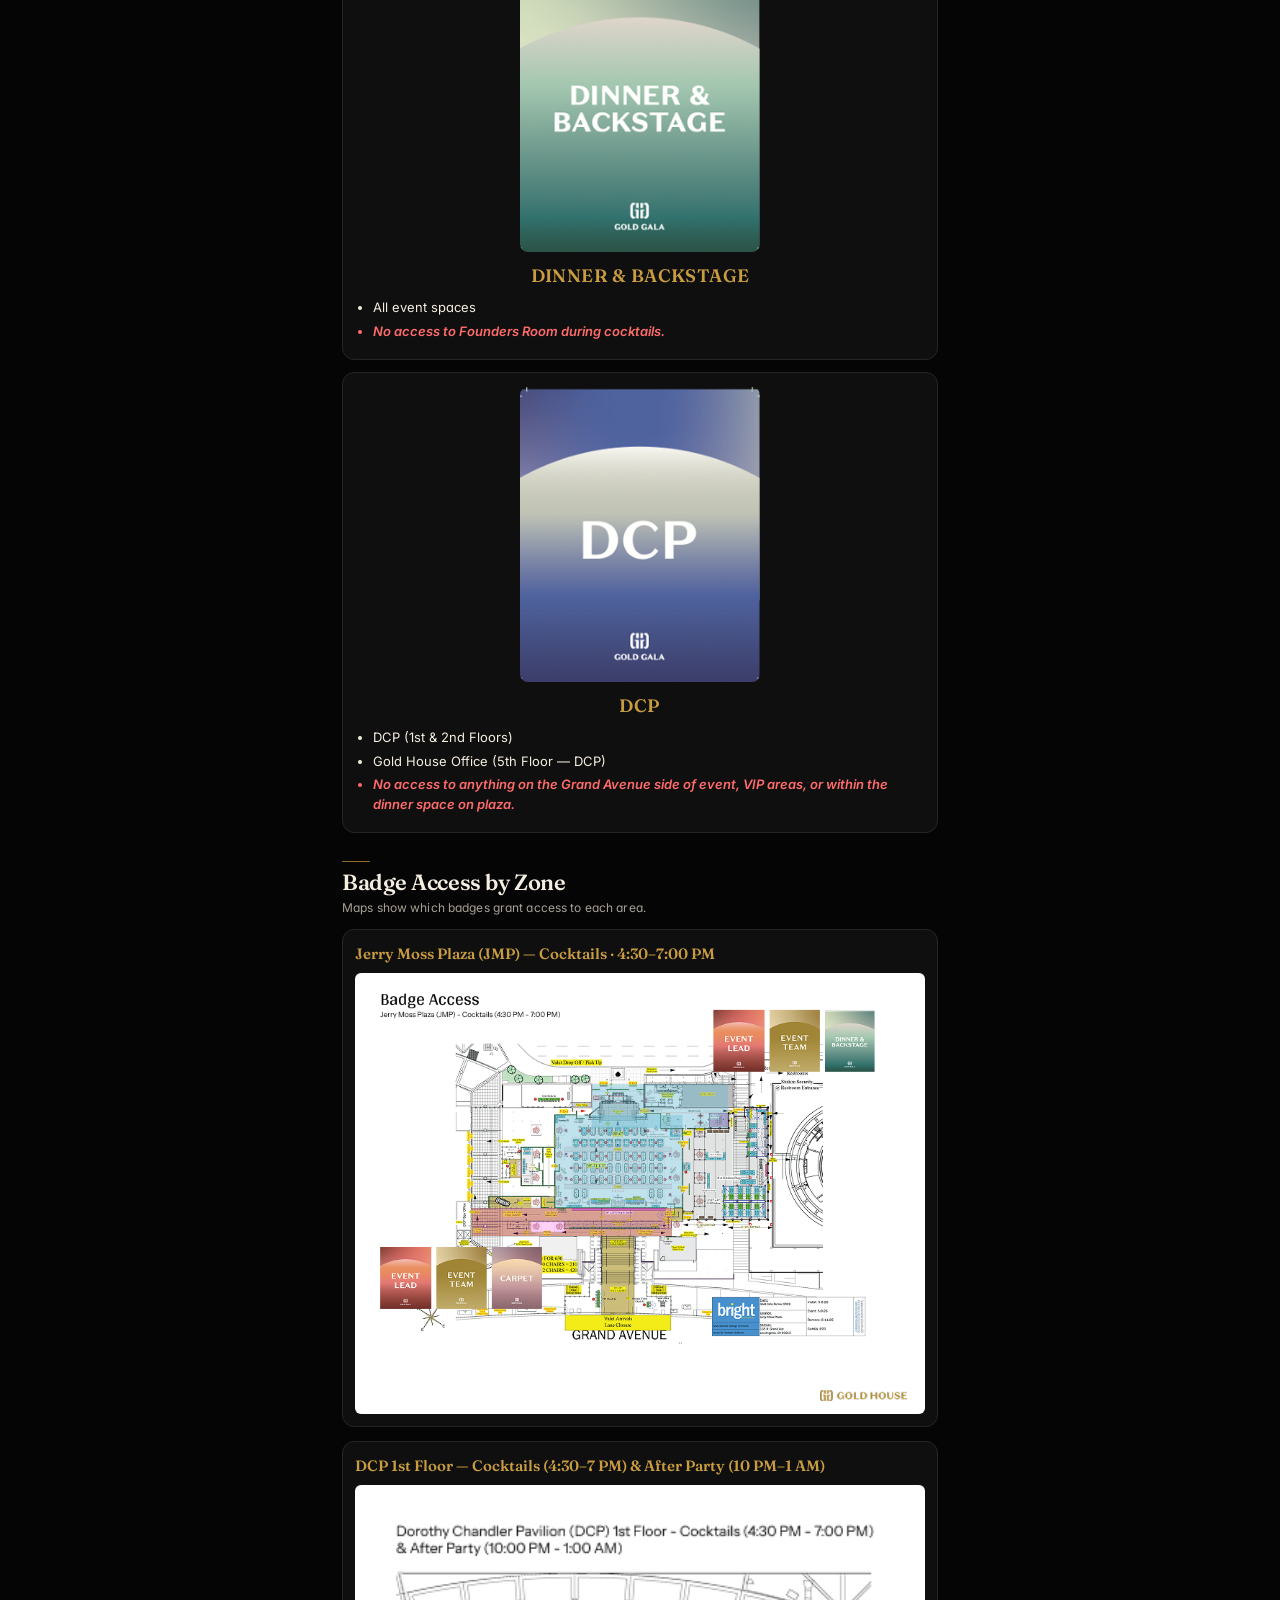
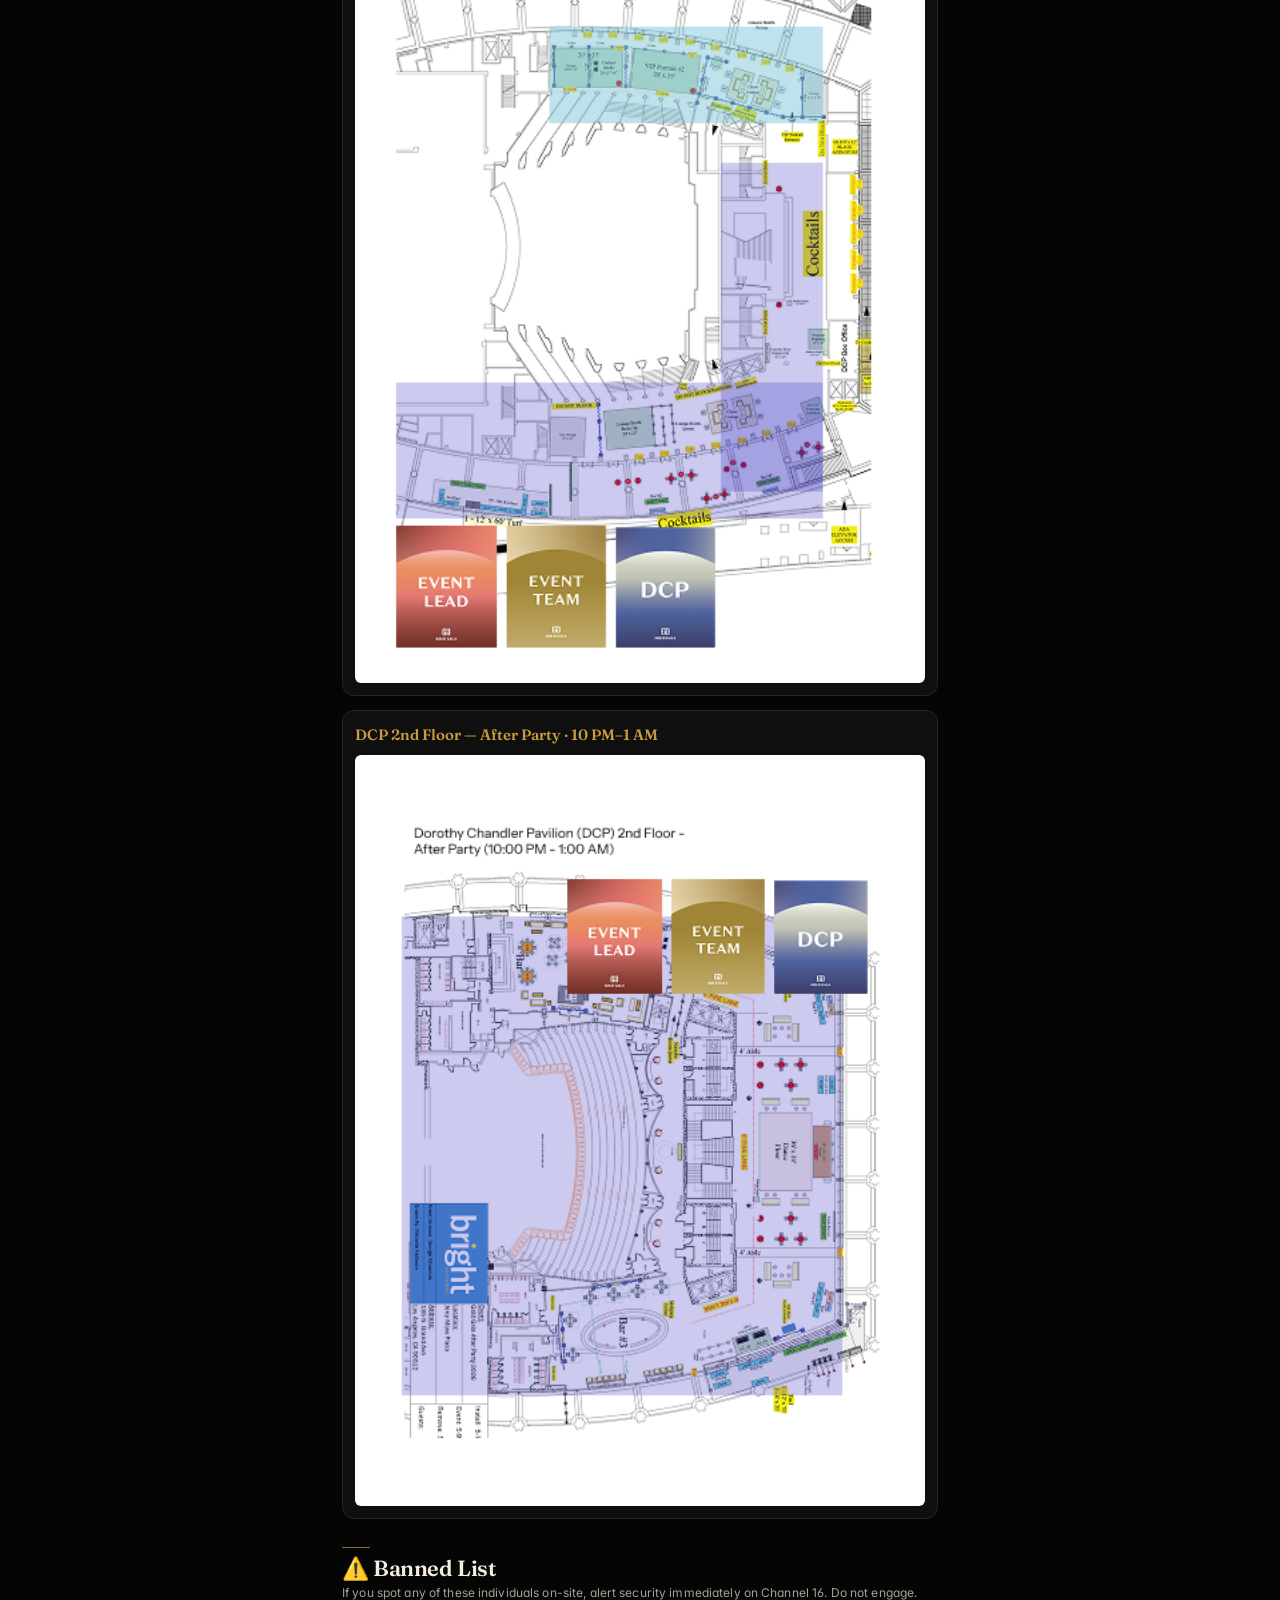
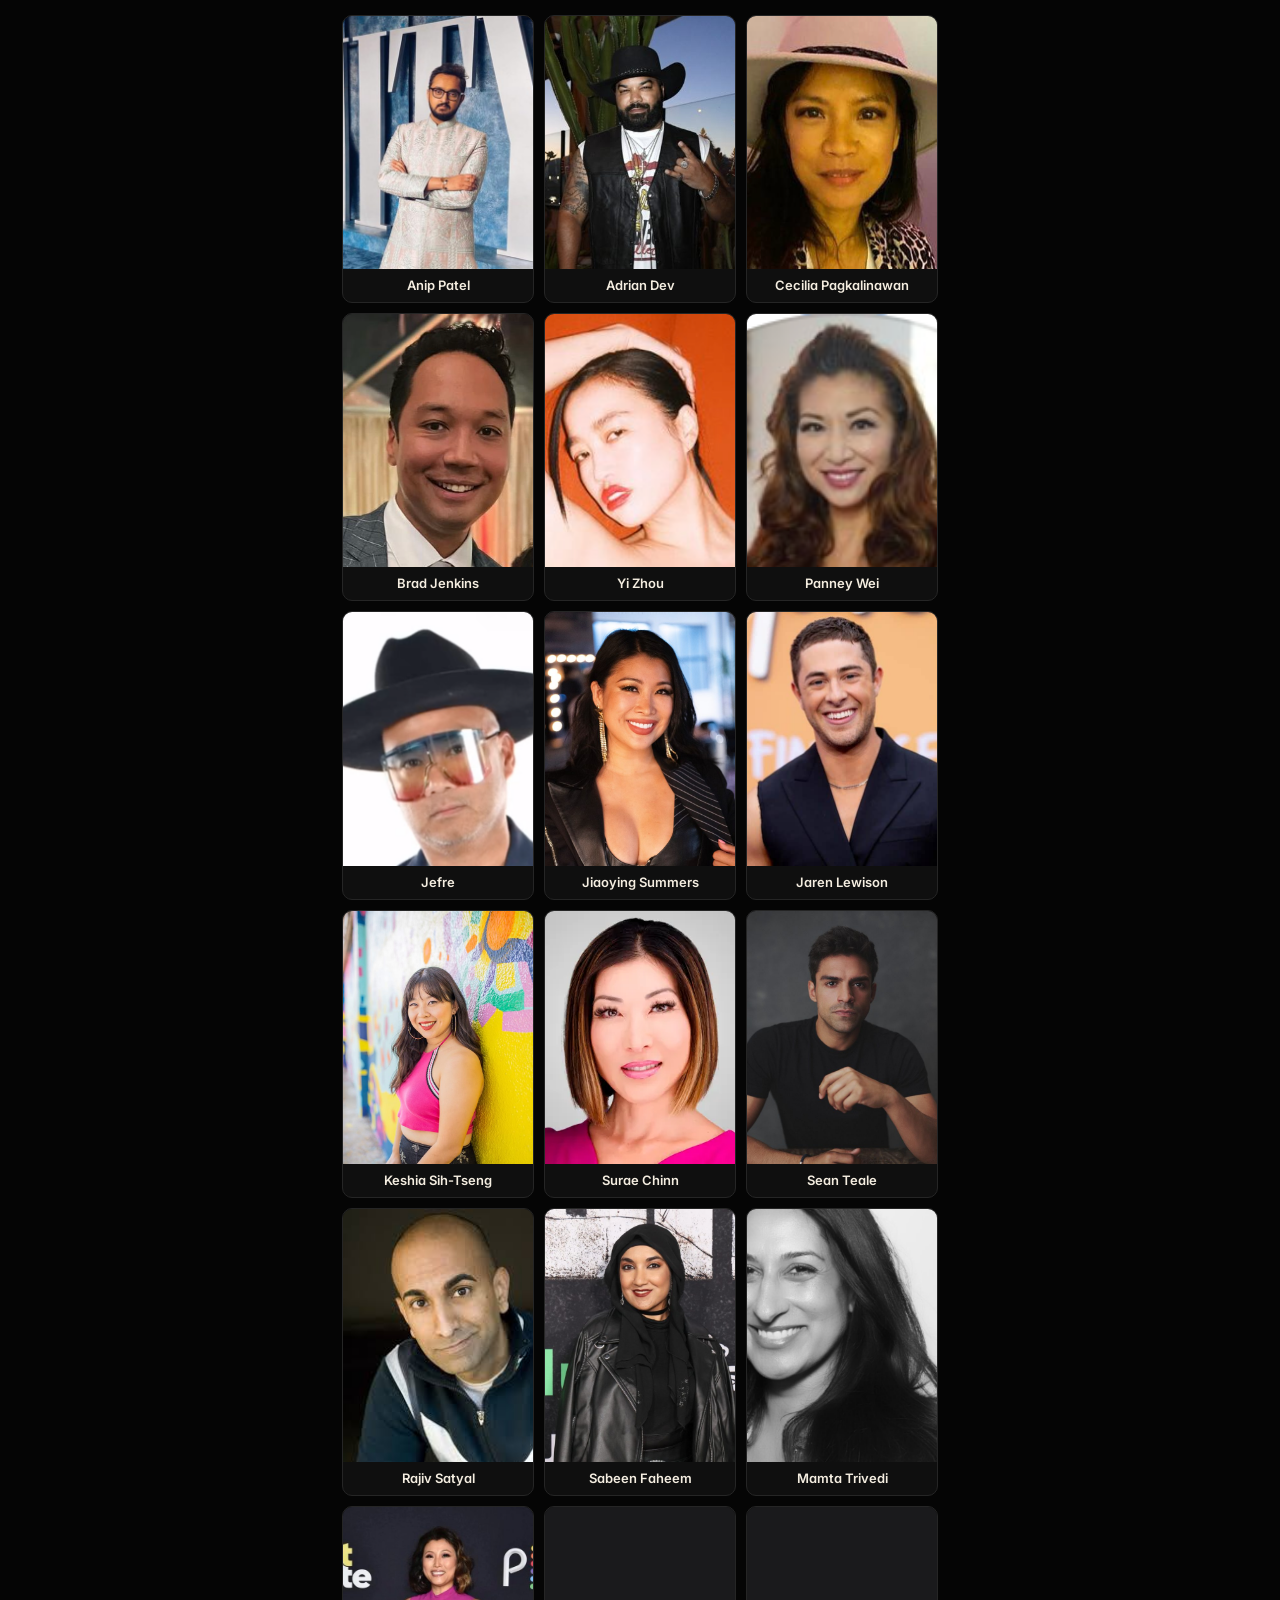
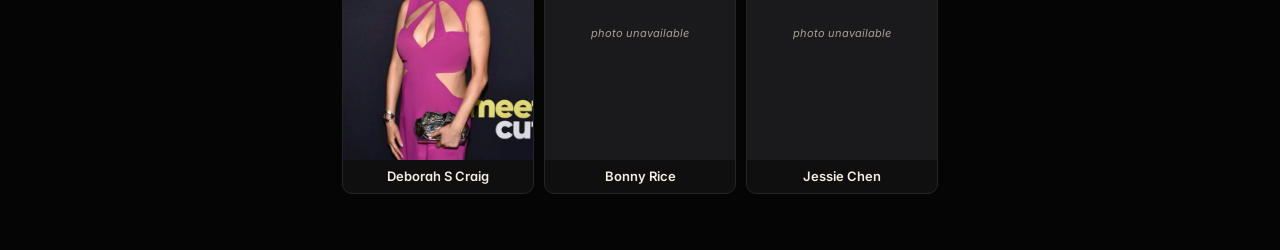
<file: security/index.html>
<!DOCTYPE html>
<html lang="en">
<head>
<meta charset="UTF-8">
<meta name="viewport" content="width=device-width, initial-scale=1.0, maximum-scale=5.0">
<meta name="theme-color" content="#050505">
<meta name="robots" content="noindex, nofollow">
<link rel="icon" type="image/png" href="/assets/images/gold-house-ico.png">
<link rel="apple-touch-icon" href="/assets/images/gold-house-ico.png">
<meta property="og:title" content="Gold Gala 2026 · Staff Hub">
<meta property="og:description" content="Everything you need to run the night, in one place.">
<meta property="og:image" content="https://gg26-staff.vercel.app/assets/images/gold-house-ico.png">
<meta property="og:type" content="website">
<meta name="twitter:card" content="summary">
<title>Security · GG26</title>
<link rel="preconnect" href="https://fonts.googleapis.com">
<link rel="preconnect" href="https://fonts.gstatic.com" crossorigin>
<link href="https://fonts.googleapis.com/css2?family=Fraunces:opsz,wght@9..144,400;9..144,500;9..144,600;9..144,700&family=Inter:wght@400;500;600;700&display=swap" rel="stylesheet">
<link rel="stylesheet" href="/assets/style.css">
<style>
  /* Security page-specific styles */
  .badge-card {
    background: var(--bg-elev, #0f0f10);
    border: 1px solid var(--border, #2a2a2c);
    border-radius: 12px;
    padding: 14px;
    margin-bottom: 12px;
  }
  .badge-card .badge-img {
    display: block;
    width: 100%;
    max-width: 240px;
    margin: 0 auto 10px;
    border-radius: 8px;
  }
  .badge-card .badge-title {
    font-family: 'Fraunces', Georgia, serif;
    font-size: 18px;
    font-weight: 600;
    color: var(--gold, #c89c3f);
    text-align: center;
    margin: 0 0 8px;
    letter-spacing: 0.02em;
    text-transform: uppercase;
  }
  .badge-card ul {
    margin: 0;
    padding: 0 0 0 16px;
    font-size: 13px;
    line-height: 1.5;
  }
  .badge-card ul li { margin-bottom: 4px; }
  .badge-card .restriction {
    color: #ff6b6b;
    font-weight: 600;
    font-style: italic;
  }

  .map-card {
    background: var(--bg-elev, #0f0f10);
    border: 1px solid var(--border, #2a2a2c);
    border-radius: 12px;
    padding: 12px;
    margin-bottom: 14px;
  }
  .map-card .map-title {
    font-family: 'Fraunces', Georgia, serif;
    font-size: 15px;
    font-weight: 600;
    color: var(--gold, #c89c3f);
    margin: 0 0 8px;
  }
  .map-card .map-img {
    display: block;
    width: 100%;
    border-radius: 6px;
    background: #fff; /* maps have white bg */
  }

  .banned-grid {
    display: grid;
    grid-template-columns: repeat(2, 1fr);
    gap: 10px;
  }
  @media (min-width: 480px) {
    .banned-grid { grid-template-columns: repeat(3, 1fr); }
  }
  .banned-card {
    background: var(--bg-elev, #0f0f10);
    border: 1px solid var(--border, #2a2a2c);
    border-radius: 10px;
    overflow: hidden;
    text-align: center;
  }
  .banned-card .photo-wrap {
    width: 100%;
    aspect-ratio: 3 / 4;
    background: #1a1a1c;
    overflow: hidden;
    display: flex;
    align-items: center;
    justify-content: center;
  }
  .banned-card .photo-wrap img {
    width: 100%;
    height: 100%;
    object-fit: cover;
    object-position: center top;
  }
  .banned-card .photo-wrap.no-photo {
    color: var(--text-dim, #888);
    font-size: 11px;
    font-style: italic;
    padding: 12px;
    text-align: center;
  }
  .banned-card .name {
    font-size: 13px;
    font-weight: 600;
    padding: 8px 6px;
    color: var(--text, #f0f0f0);
    line-height: 1.3;
  }
</style>
</head>
<body>
<div class="app">
  <header class="topbar">
    <a class="back" href="/" aria-label="Back to home">←</a>
    <span class="title">Security</span>
  </header>

  <div class="page-content dense">

    <div class="callout callout-alert" style="margin-top: 8px">
      <div class="label">🚨 Emergency · Channel 16</div>
      <div class="body">
        Channel <strong>16</strong> reaches Mara Girvin (Sequoia liaison to APEX Security &amp; LAPD): <a href="tel:+12064657011">206-465-7011</a>
      </div>
    </div>

    <h2 class="section-h">Credential Types</h2>
    <p class="section-sub">5 badge types and what each one grants access to.</p>

    <div class="badge-card">
      <img src="/assets/images/Event Lead Badge.png" alt="Event Lead badge" class="badge-img">
      <h3 class="badge-title">Event Lead</h3>
      <ul>
        <li>All Event Spaces (no restrictions)</li>
        <li><strong>Escort Access</strong> — able to allow other people access to restricted areas</li>
      </ul>
    </div>

    <div class="badge-card">
      <img src="/assets/images/Event Team Badge.png" alt="Event Team badge" class="badge-img">
      <h3 class="badge-title">Event Team</h3>
      <ul>
        <li>All Event Spaces</li>
        <li class="restriction">No Escort Access</li>
      </ul>
    </div>

    <div class="badge-card">
      <img src="/assets/images/Carpet Badge.png" alt="Carpet badge" class="badge-img">
      <h3 class="badge-title">Carpet</h3>
      <ul>
        <li>Gold Stairs / Step &amp; Repeat</li>
        <li>Press Line (carpet)</li>
        <li class="restriction">No access to anything on the Hope Street side of event or inside DCP.</li>
      </ul>
    </div>

    <div class="badge-card">
      <img src="/assets/images/Dinner &amp; Backstage Badge.png" alt="Dinner &amp; Backstage badge" class="badge-img">
      <h3 class="badge-title">Dinner &amp; Backstage</h3>
      <ul>
        <li>All event spaces</li>
        <li class="restriction">No access to Founders Room during cocktails.</li>
      </ul>
    </div>

    <div class="badge-card">
      <img src="/assets/images/DCP Badge.png" alt="DCP badge" class="badge-img">
      <h3 class="badge-title">DCP</h3>
      <ul>
        <li>DCP (1st &amp; 2nd Floors)</li>
        <li>Gold House Office (5th Floor — DCP)</li>
        <li class="restriction">No access to anything on the Grand Avenue side of event, VIP areas, or within the dinner space on plaza.</li>
      </ul>
    </div>

    <h2 class="section-h" style="margin-top: 28px">Badge Access by Zone</h2>
    <p class="section-sub">Maps show which badges grant access to each area.</p>

    <div class="map-card">
      <div class="map-title">Jerry Moss Plaza (JMP) — Cocktails · 4:30–7:00 PM</div>
      <img src="/assets/images/Badge Access - Cocktails.png" alt="JMP badge access map for cocktails" class="map-img">
    </div>

    <div class="map-card">
      <div class="map-title">DCP 1st Floor — Cocktails (4:30–7 PM) &amp; After Party (10 PM–1 AM)</div>
      <img src="/assets/images/Badge Access - DCP 1st Floor - Cocktails &amp; Afterparty.png" alt="DCP 1st floor badge access map" class="map-img">
    </div>

    <div class="map-card">
      <div class="map-title">DCP 2nd Floor — After Party · 10 PM–1 AM</div>
      <img src="/assets/images/Badge Access - DCP 2nd Floor - Afterparty.png" alt="DCP 2nd floor badge access map" class="map-img">
    </div>

    <h2 class="section-h" style="margin-top: 28px">⚠️ Banned List</h2>
    <p class="section-sub">If you spot any of these individuals on-site, alert security immediately on Channel 16. Do not engage.</p>

    <div class="banned-grid">
      <div class="banned-card">
        <div class="photo-wrap"><img src="/assets/images/banned/anip-patel.jpg" alt="" loading="lazy"></div>
        <div class="name">Anip Patel</div>
      </div>
      <div class="banned-card">
        <div class="photo-wrap"><img src="/assets/images/banned/adrian-dev.jpg" alt="" loading="lazy"></div>
        <div class="name">Adrian Dev</div>
      </div>
      <div class="banned-card">
        <div class="photo-wrap"><img src="/assets/images/banned/cecilia-pagkalinawan.png" alt="" loading="lazy"></div>
        <div class="name">Cecilia Pagkalinawan</div>
      </div>
      <div class="banned-card">
        <div class="photo-wrap"><img src="/assets/images/banned/brad-jenkins.png" alt="" loading="lazy"></div>
        <div class="name">Brad Jenkins</div>
      </div>
      <div class="banned-card">
        <div class="photo-wrap"><img src="/assets/images/banned/yi-zhou.png" alt="" loading="lazy"></div>
        <div class="name">Yi Zhou</div>
      </div>
      <div class="banned-card">
        <div class="photo-wrap"><img src="/assets/images/banned/panney-wei.png" alt="" loading="lazy"></div>
        <div class="name">Panney Wei</div>
      </div>
      <div class="banned-card">
        <div class="photo-wrap"><img src="/assets/images/banned/jefre.png" alt="" loading="lazy"></div>
        <div class="name">Jefre</div>
      </div>
      <div class="banned-card">
        <div class="photo-wrap"><img src="/assets/images/banned/jiaoying-summers.jpg" alt="" loading="lazy"></div>
        <div class="name">Jiaoying Summers</div>
      </div>
      <div class="banned-card">
        <div class="photo-wrap"><img src="/assets/images/banned/jaren-lewison.jpg" alt="" loading="lazy"></div>
        <div class="name">Jaren Lewison</div>
      </div>
      <div class="banned-card">
        <div class="photo-wrap"><img src="/assets/images/banned/keshia-sih-tseng.jpg" alt="" loading="lazy"></div>
        <div class="name">Keshia Sih-Tseng</div>
      </div>
      <div class="banned-card">
        <div class="photo-wrap"><img src="/assets/images/banned/surae-chinn.png" alt="" loading="lazy"></div>
        <div class="name">Surae Chinn</div>
      </div>
      <div class="banned-card">
        <div class="photo-wrap"><img src="/assets/images/banned/sean-teale.jpg" alt="" loading="lazy"></div>
        <div class="name">Sean Teale</div>
      </div>
      <div class="banned-card">
        <div class="photo-wrap"><img src="/assets/images/banned/rajiv-satyal.jpg" alt="" loading="lazy"></div>
        <div class="name">Rajiv Satyal</div>
      </div>
      <div class="banned-card">
        <div class="photo-wrap"><img src="/assets/images/banned/sabeen-faheem.jpg" alt="" loading="lazy"></div>
        <div class="name">Sabeen Faheem</div>
      </div>
      <div class="banned-card">
        <div class="photo-wrap"><img src="/assets/images/banned/mamta-trivedi.jpg" alt="" loading="lazy"></div>
        <div class="name">Mamta Trivedi</div>
      </div>
      <div class="banned-card">
        <div class="photo-wrap"><img src="/assets/images/banned/deborah-s-craig.jpg" alt="" loading="lazy"></div>
        <div class="name">Deborah S Craig</div>
      </div>
      <div class="banned-card">
        <div class="photo-wrap no-photo">photo unavailable</div>
        <div class="name">Bonny Rice</div>
      </div>
      <div class="banned-card">
        <div class="photo-wrap no-photo">photo unavailable</div>
        <div class="name">Jessie Chen</div>
      </div>
    </div>

  </div>
</div>
</body>
</html>
</file>
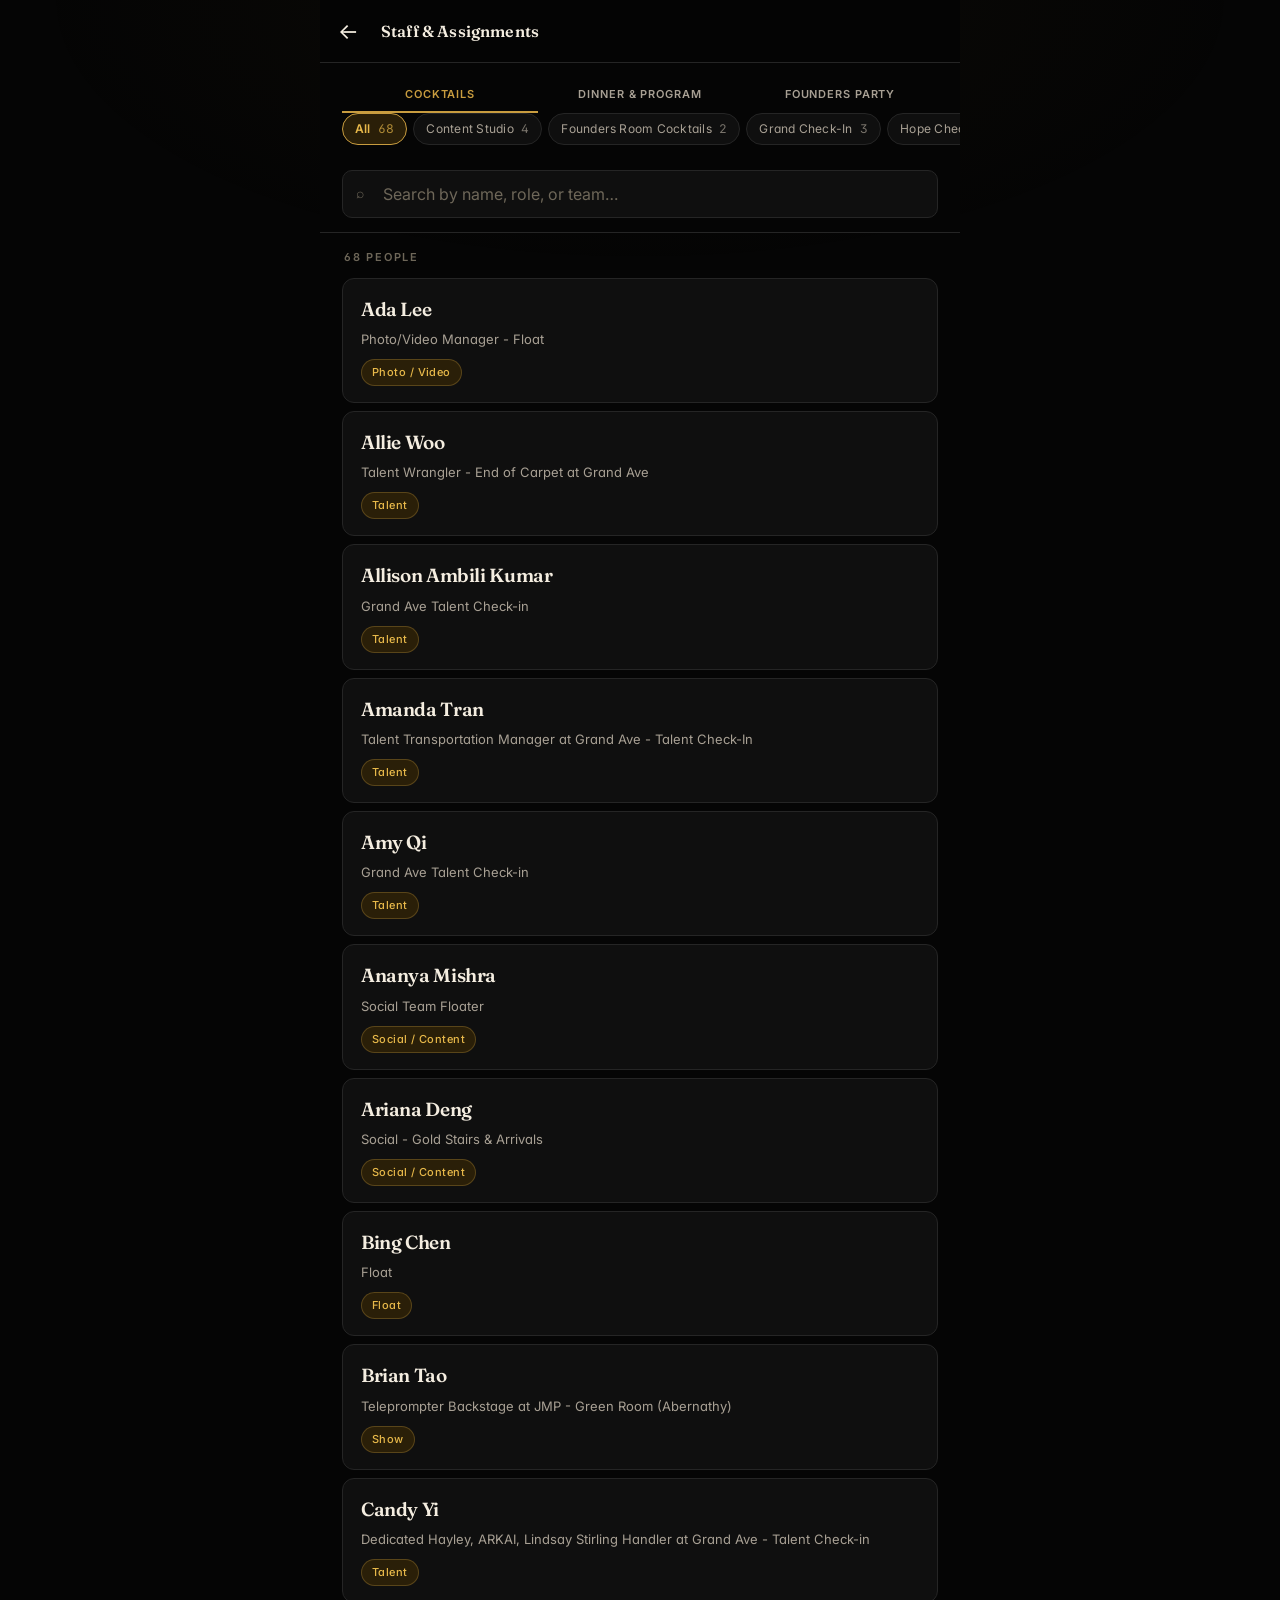
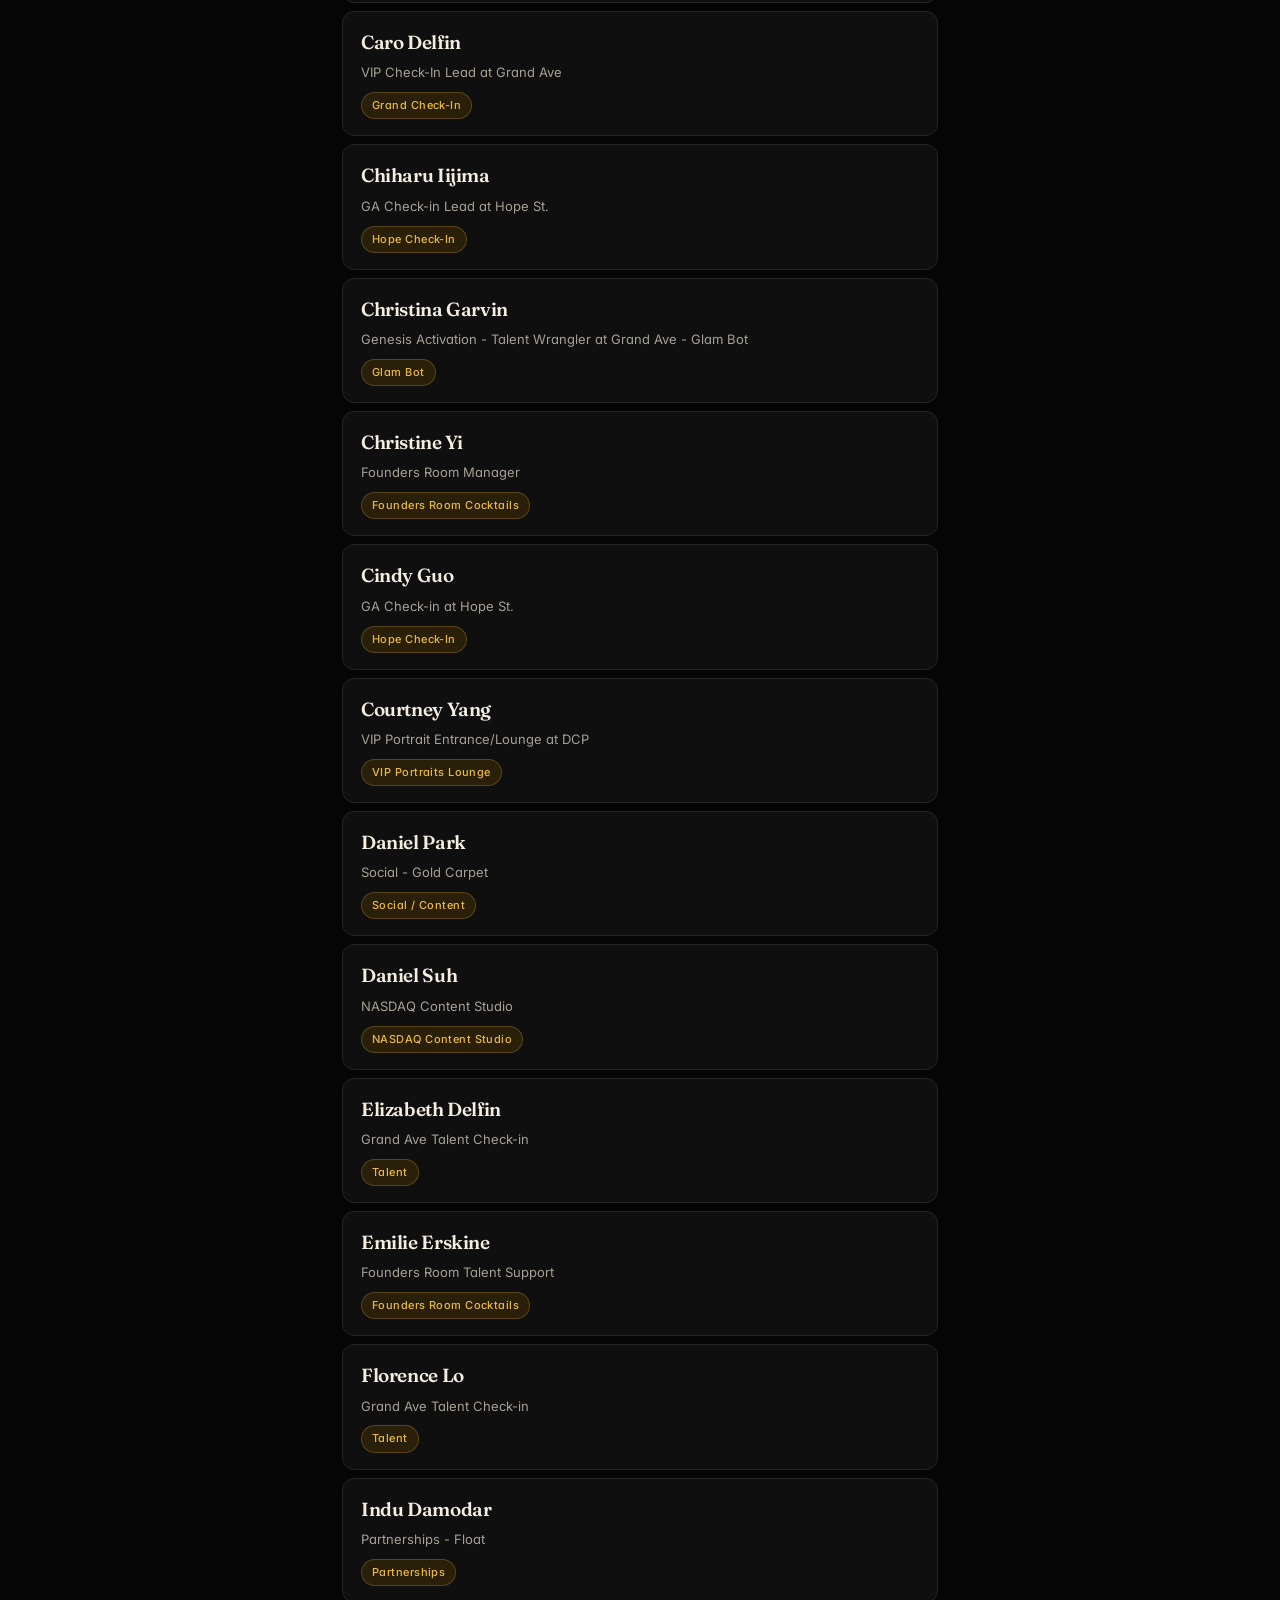
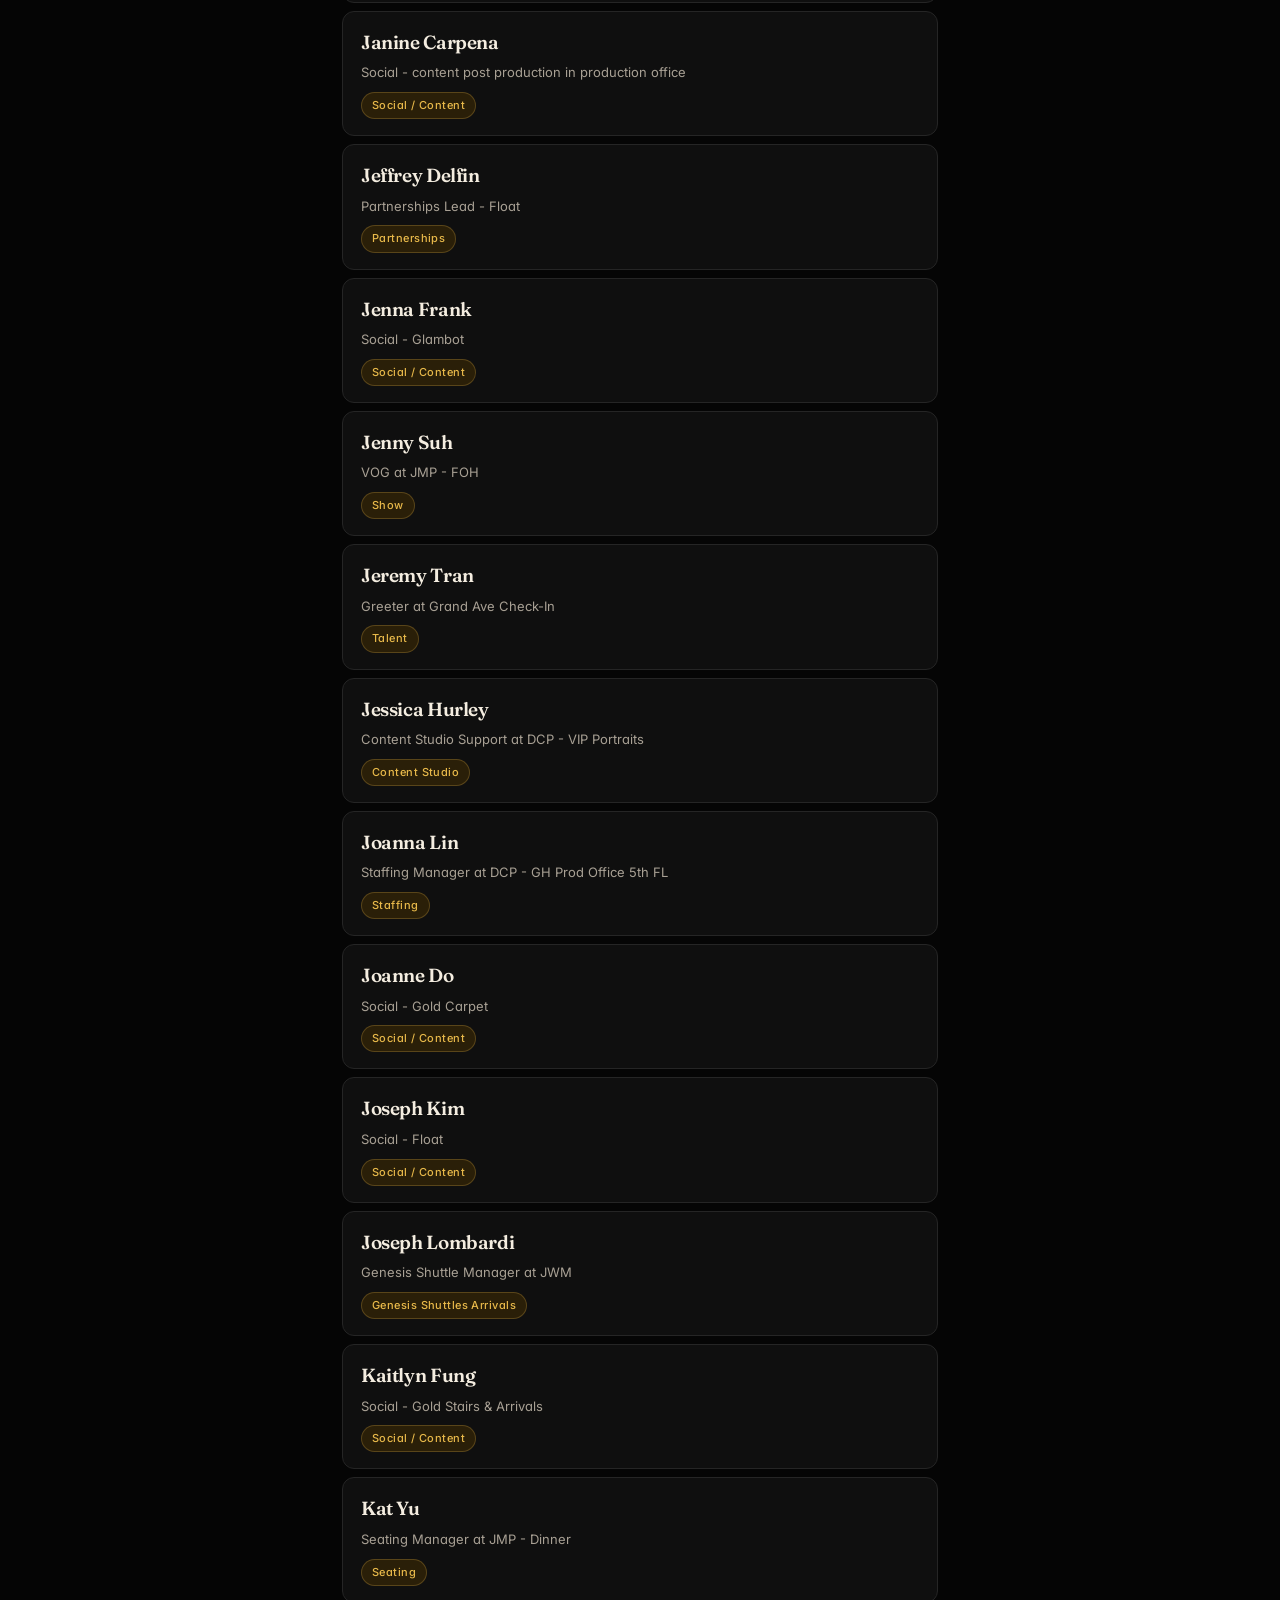
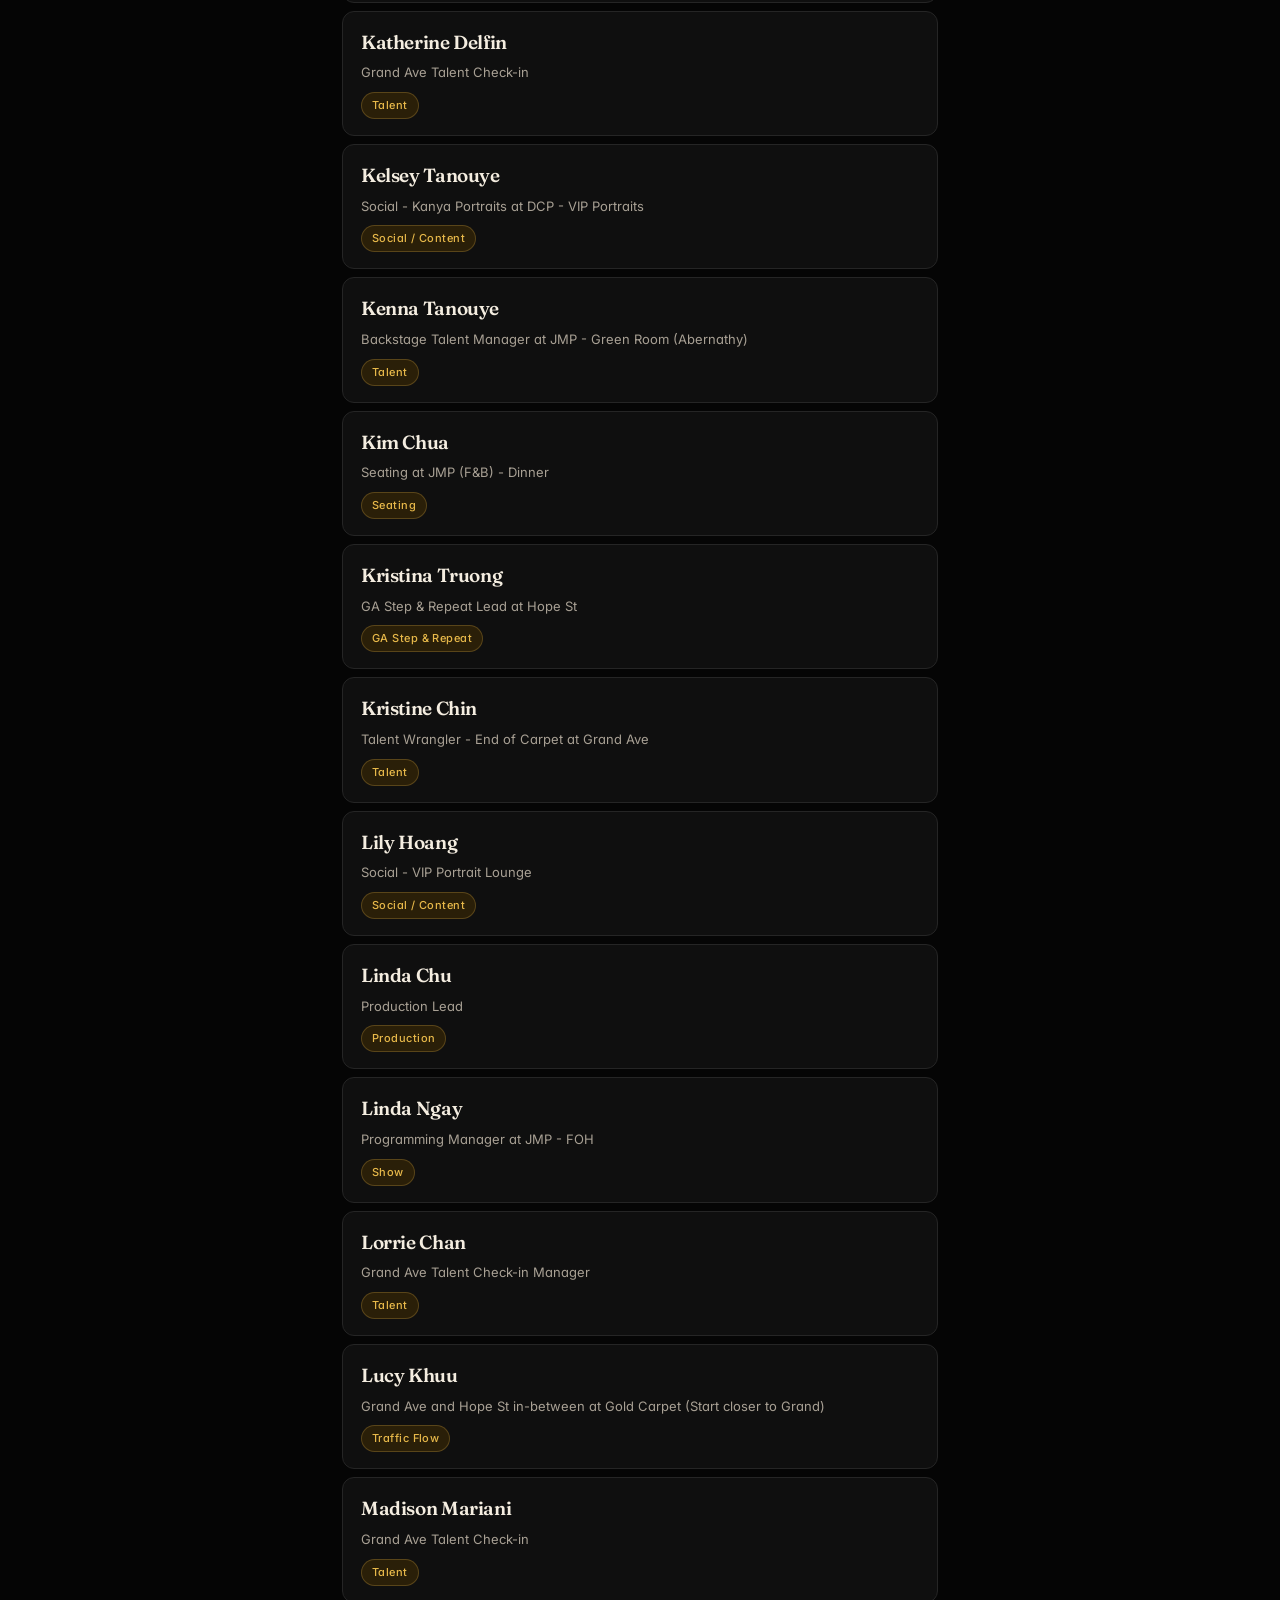
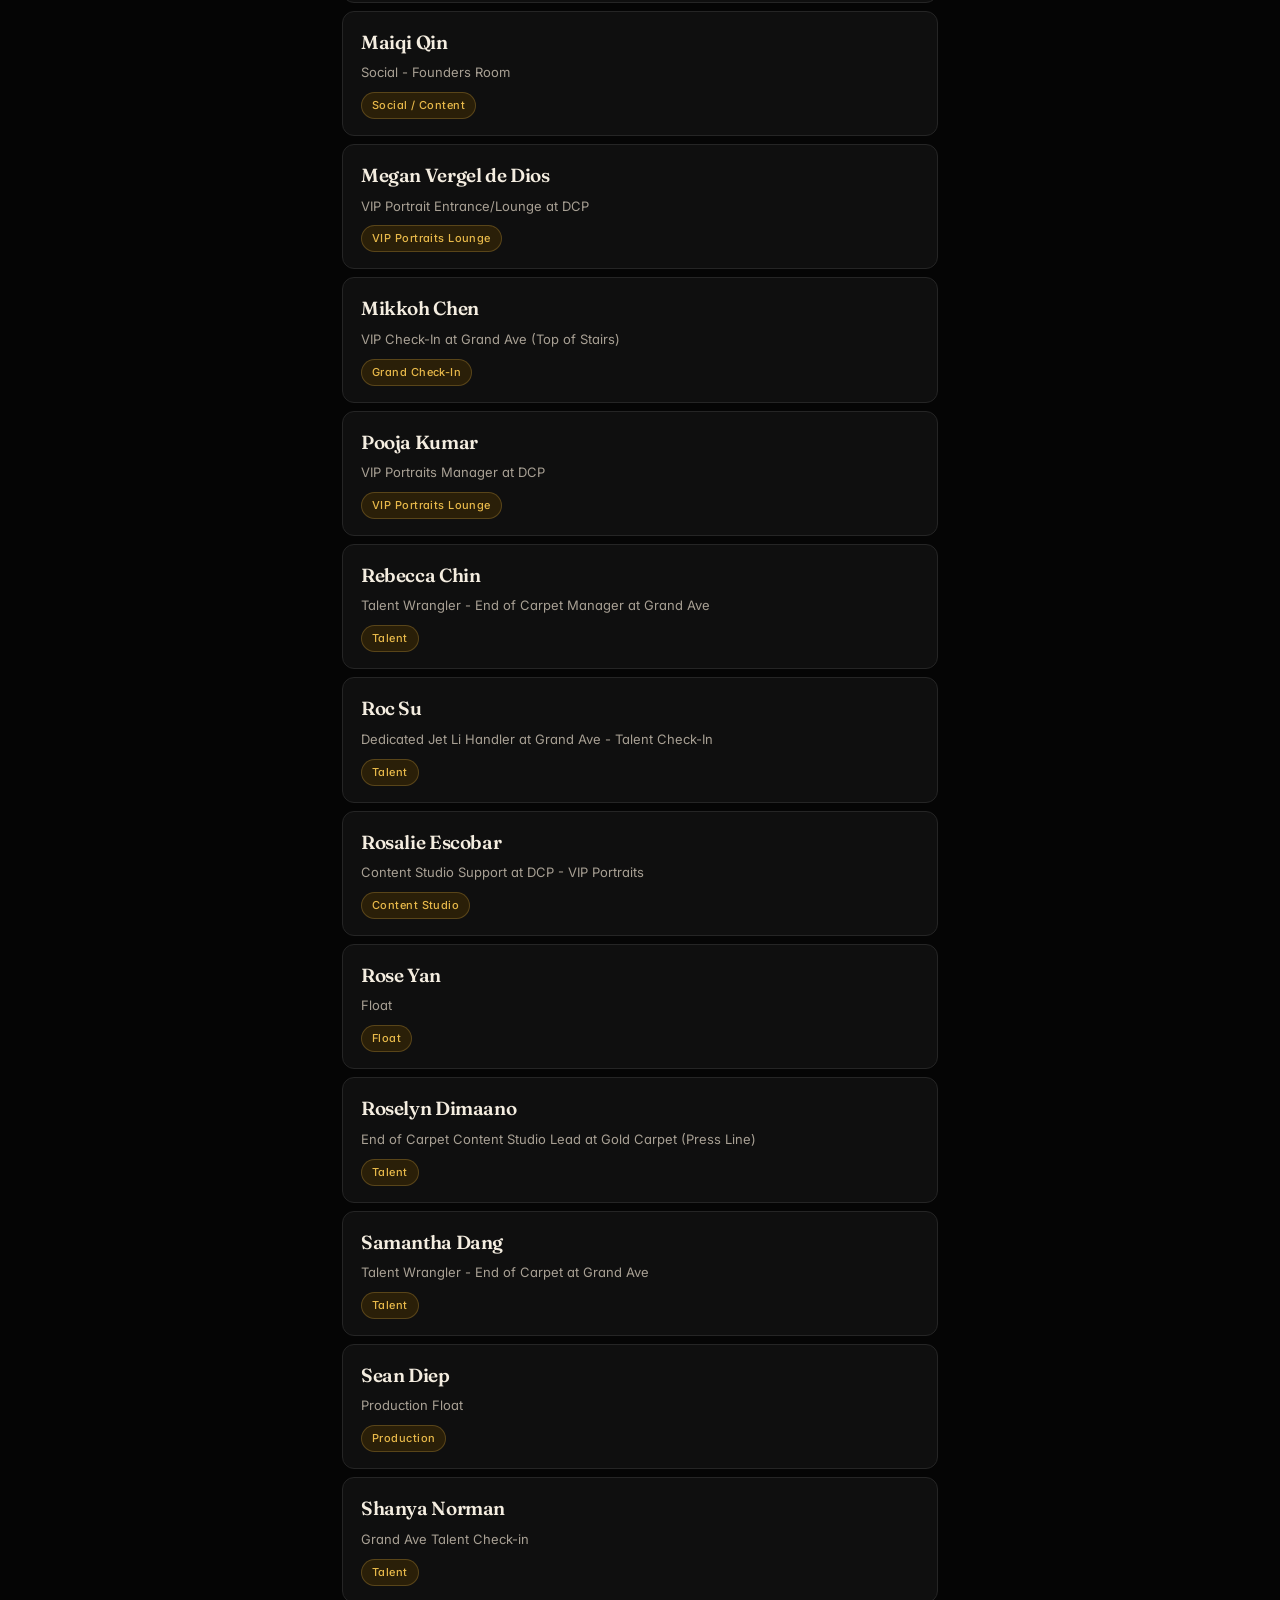
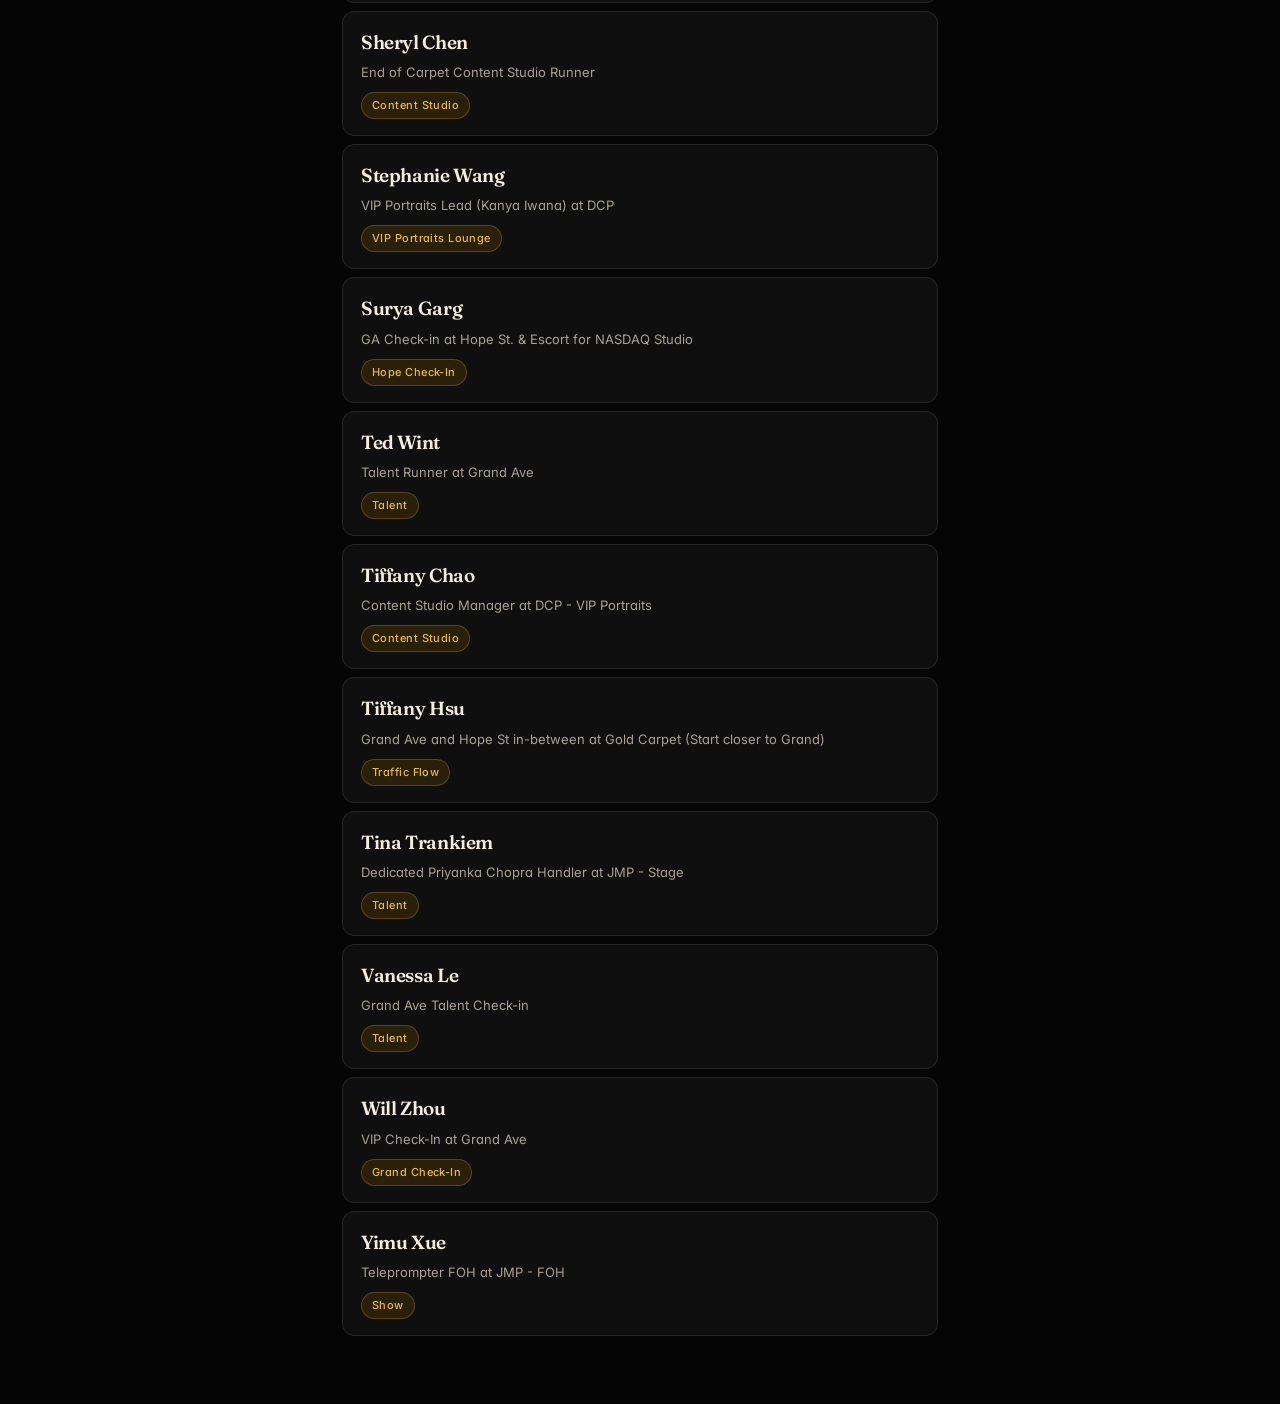
<file: staff/index.html>
<!DOCTYPE html>
<html lang="en">
<head>
<meta charset="UTF-8">
<meta name="viewport" content="width=device-width, initial-scale=1.0, maximum-scale=5.0">
<meta name="theme-color" content="#050505">
<meta name="robots" content="noindex, nofollow">
<link rel="icon" type="image/png" href="/assets/images/gold-house-ico.png">
<link rel="apple-touch-icon" href="/assets/images/gold-house-ico.png">
<meta property="og:title" content="Gold Gala 2026 · Staff Hub">
<meta property="og:description" content="Everything you need to run the night, in one place.">
<meta property="og:image" content="https://gg26-staff.vercel.app/assets/images/gold-house-ico.png">
<meta property="og:type" content="website">
<meta name="twitter:card" content="summary">
<title>Staff & Assignments · GG26</title>
<link rel="preconnect" href="https://fonts.googleapis.com">
<link rel="preconnect" href="https://fonts.gstatic.com" crossorigin>
<link href="https://fonts.googleapis.com/css2?family=Fraunces:opsz,wght@9..144,400;9..144,500;9..144,600;9..144,700&family=Inter:wght@400;500;600;700&display=swap" rel="stylesheet">
<link rel="stylesheet" href="/assets/style.css">
<script src="/assets/data.js"></script>
<script src="/assets/info-sheets.js"></script>
</head>
<body>
<div class="app">
  <header class="topbar">
    <a class="back" href="/" aria-label="Back to home">←</a>
    <span class="title">Staff & Assignments</span>
  </header>

  <div class="staff-header">
    <div class="phase-tabs">
      <button class="phase-tab active" data-phase="cocktails">Cocktails</button>
      <button class="phase-tab" data-phase="dinner">Dinner & Program</button>
      <button class="phase-tab" data-phase="founders">Founders Party</button>
    </div>
    <div class="team-filter" id="teamFilter"></div>
    <div class="search-wrap">
      <span class="search-icon">⌕</span>
      <input class="search" id="staffSearch" placeholder="Search by name, role, or team…" autocomplete="off" autocapitalize="words">
    </div>
  </div>

  <div class="results">
    <div class="results-count" id="resultsCount"></div>
    <div id="staffResults"></div>
  </div>
</div>

<script>
const DATA = window.GG_DATA;
const SHEETS = window.GG_INFO_SHEETS || {};
const NO_ASSIGNMENT = '__none__';   // sentinel for empty/null team

let currentPhase = 'cocktails';
let currentTeam = null;             // null = no team filter; NO_ASSIGNMENT = "No Assignment" group; otherwise team name

// ----- URL state -----
function readURLState() {
  // Support either ?phase=…&team=… or legacy #dinner
  const params = new URLSearchParams(location.search);
  const hash = location.hash.replace('#', '');
  const phase = params.get('phase') || (['cocktails','dinner','founders'].includes(hash) ? hash : 'cocktails');
  const team = params.get('team');
  return { phase, team };
}

function writeURLState() {
  const params = new URLSearchParams();
  params.set('phase', currentPhase);
  if (currentTeam) params.set('team', currentTeam);
  history.replaceState(null, '', '/staff?' + params.toString());
}

const initial = readURLState();
currentPhase = initial.phase;
currentTeam = initial.team;
document.querySelectorAll('.phase-tab').forEach(t => {
  t.classList.toggle('active', t.dataset.phase === currentPhase);
});

// ----- helpers -----
function teamFor(s, phase) { return s[phase + '_team'] || ''; }
function teamKeyFor(s, phase) {
  const t = teamFor(s, phase);
  return t ? t : NO_ASSIGNMENT;
}
function teamLabelFor(key) { return key === NO_ASSIGNMENT ? 'No Assignment' : key; }
function roleFor(s, phase) { return s[phase + '_role'] || ''; }
function slugify(name) { return name.toLowerCase().replace(/[^a-z0-9]+/g, '-').replace(/^-|-$/g, ''); }
function esc(s) {
  if (s == null) return '';
  return String(s).replace(/[&<>"']/g, c => ({'&':'&amp;','<':'&lt;','>':'&gt;','"':'&quot;',"'":'&#39;'}[c]));
}

// ----- team filter pills -----
// Teams excluded from the filter pill row (still appear as chips on staff cards):
//   - "Float" — utility role, not a meaningful filter group
//   - NO_ASSIGNMENT — not actionable as a filter
//   - any team with only 1 person — not useful to filter to a single name
const EXCLUDED_TEAMS = new Set(['Float', NO_ASSIGNMENT]);

function buildTeamFilter() {
  // Collect teams in the current phase, with counts
  const counts = {};
  for (const s of DATA.staff) {
    const k = teamKeyFor(s, currentPhase);
    counts[k] = (counts[k] || 0) + 1;
  }
  // Filter out excluded teams and singletons; sort alphabetically
  const teams = Object.keys(counts)
    .filter(k => !EXCLUDED_TEAMS.has(k) && counts[k] >= 2)
    .sort((a, b) => a.localeCompare(b));

  const allCount = DATA.staff.length;
  const pills = [
    `<button class="team-pill ${currentTeam === null ? 'active' : ''}" data-team-key="">All <span class="count">${allCount}</span></button>`,
  ];
  for (const k of teams) {
    const isActive = currentTeam === k;
    pills.push(
      `<button class="team-pill ${isActive ? 'active' : ''}" data-team-key="${esc(k)}">${esc(teamLabelFor(k))} <span class="count">${counts[k]}</span></button>`
    );
  }
  document.getElementById('teamFilter').innerHTML = pills.join('');
}

// Reset team filter if the chosen team doesn't exist in the new phase
function ensureTeamValid() {
  if (!currentTeam) return;
  const exists = DATA.staff.some(s => teamKeyFor(s, currentPhase) === currentTeam);
  if (!exists) currentTeam = null;
}

// ----- main render -----
const staffSearchEl = document.getElementById('staffSearch');

function renderStaffList() {
  ensureTeamValid();
  buildTeamFilter();

  const q = staffSearchEl.value.trim().toLowerCase();
  let list = DATA.staff.slice();
  if (currentTeam) {
    list = list.filter(s => teamKeyFor(s, currentPhase) === currentTeam);
  }
  if (q) {
    list = list.filter(s => {
      const hay = (s.name + ' ' + roleFor(s, currentPhase) + ' ' + teamFor(s, currentPhase)).toLowerCase();
      return hay.includes(q);
    });
  }

  const container = document.getElementById('staffResults');
  document.getElementById('resultsCount').textContent =
    list.length + (list.length === 1 ? ' person' : ' people');

  if (list.length === 0) {
    container.innerHTML = '<div class="empty">No matches. Try a different filter or search.</div>';
    return;
  }

  container.innerHTML = list.map(s => {
    const role = roleFor(s, currentPhase) || 'No assignment';
    const teamKey = teamKeyFor(s, currentPhase);
    const teamLabel = teamLabelFor(teamKey);
    const isOff = role === 'No assignment';
    const teamChip = teamKey
      ? `<button class="chip gold team-chip" data-team-key="${esc(teamKey)}">${esc(teamLabel)}</button>`
      : '';
    const offChip = isOff && teamKey === NO_ASSIGNMENT ? '<span class="chip muted">Off this phase</span>' : '';
    const roleClass = isOff ? 'role dim' : 'role';
    const slug = slugify(s.name);
    return `
      <div class="staff-card" data-href="/staff/${encodeURIComponent(slug)}/">
        <div class="name">${esc(s.name)}</div>
        <div class="${roleClass}">${esc(role)}</div>
        <div class="meta">${teamChip}${offChip}</div>
      </div>
    `;
  }).join('');
}

// ----- event wiring -----
document.querySelectorAll('.phase-tab').forEach(t => {
  t.addEventListener('click', () => {
    document.querySelectorAll('.phase-tab').forEach(x => x.classList.remove('active'));
    t.classList.add('active');
    currentPhase = t.dataset.phase;
    writeURLState();
    renderStaffList();
  });
});

staffSearchEl.addEventListener('input', renderStaffList);

// Team filter pill clicks (event delegation)
document.getElementById('teamFilter').addEventListener('click', (e) => {
  const btn = e.target.closest('.team-pill');
  if (!btn) return;
  const key = btn.dataset.teamKey;
  currentTeam = key === '' ? null : key;
  writeURLState();
  renderStaffList();
});

// Staff card and team-chip clicks (event delegation)
document.getElementById('staffResults').addEventListener('click', (e) => {
  // Team chip clicked → set team filter, stay on page
  const chip = e.target.closest('.team-chip');
  if (chip) {
    e.preventDefault();
    e.stopPropagation();
    currentTeam = chip.dataset.teamKey;
    writeURLState();
    renderStaffList();
    // Scroll to top so the user sees the filtered list
    window.scrollTo({ top: 0, behavior: 'smooth' });
    return;
  }
  // Card body clicked → navigate to person's detail page
  const card = e.target.closest('.staff-card');
  if (card?.dataset.href) {
    location.href = card.dataset.href;
  }
});

renderStaffList();
</script>
</body>
</html>
</file>
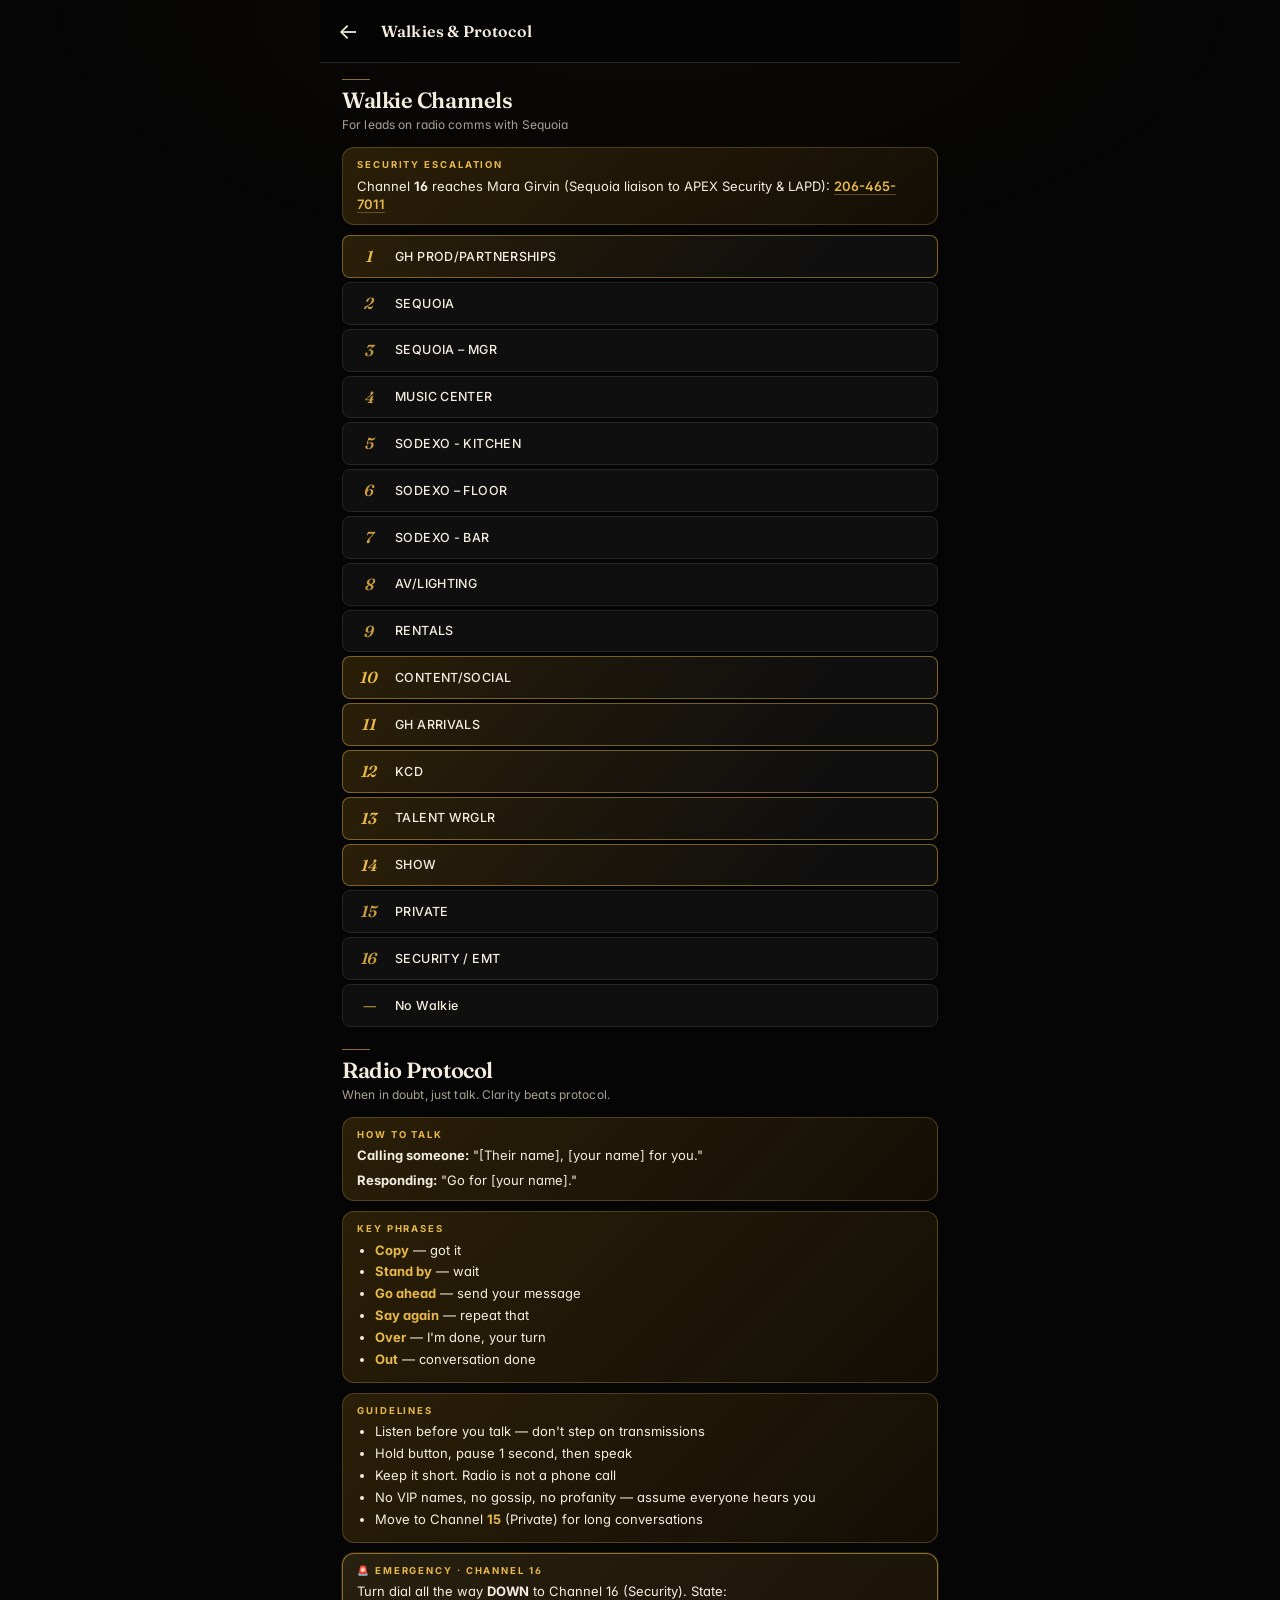
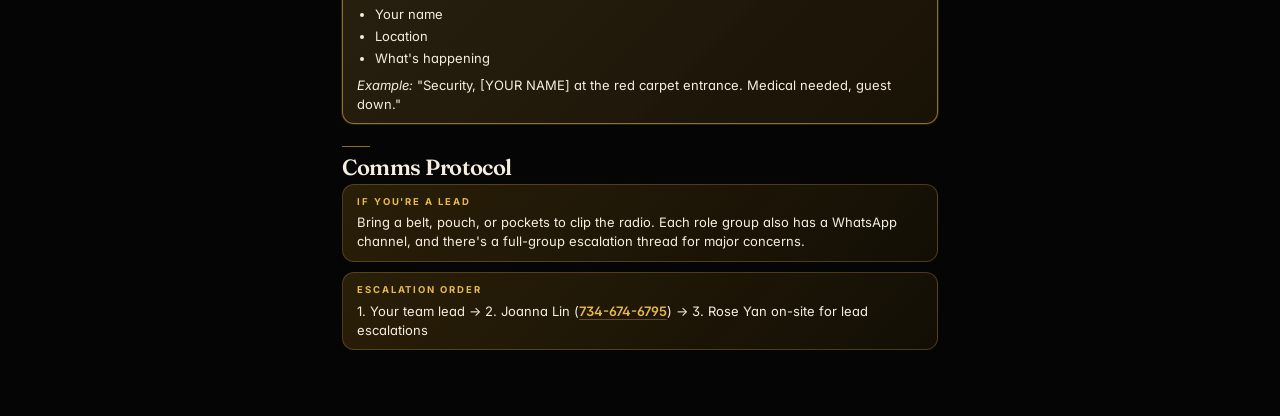
<file: walkies/index.html>
<!DOCTYPE html>
<html lang="en">
<head>
<meta charset="UTF-8">
<meta name="viewport" content="width=device-width, initial-scale=1.0, maximum-scale=5.0">
<meta name="theme-color" content="#050505">
<meta name="robots" content="noindex, nofollow">
<link rel="icon" type="image/png" href="/assets/images/gold-house-ico.png">
<link rel="apple-touch-icon" href="/assets/images/gold-house-ico.png">
<meta property="og:title" content="Gold Gala 2026 · Staff Hub">
<meta property="og:description" content="Everything you need to run the night, in one place.">
<meta property="og:image" content="https://gg26-staff.vercel.app/assets/images/gold-house-ico.png">
<meta property="og:type" content="website">
<meta name="twitter:card" content="summary">
<title>Walkies & Protocol · GG26</title>
<link rel="preconnect" href="https://fonts.googleapis.com">
<link rel="preconnect" href="https://fonts.gstatic.com" crossorigin>
<link href="https://fonts.googleapis.com/css2?family=Fraunces:opsz,wght@9..144,400;9..144,500;9..144,600;9..144,700&family=Inter:wght@400;500;600;700&display=swap" rel="stylesheet">
<link rel="stylesheet" href="/assets/style.css">
<script src="/assets/data.js"></script>
</head>
<body>
<div class="app">
  <header class="topbar">
    <a class="back" href="/" aria-label="Back to home">←</a>
    <span class="title">Walkies & Protocol</span>
  </header>

  <div class="page-content dense">
    <h2 class="section-h">Walkie Channels</h2>
    <p class="section-sub">For leads on radio comms with Sequoia</p>

    <div class="callout">
      <div class="label">Security escalation</div>
      <div class="body">Channel <strong>16</strong> reaches Mara Girvin (Sequoia liaison to APEX Security & LAPD): <a href="tel:+12064657011">206-465-7011</a></div>
    </div>

    <div id="walkiesContent"></div>

    <h2 class="section-h" style="margin-top: 22px">Radio Protocol</h2>
    <p class="section-sub">When in doubt, just talk. Clarity beats protocol.</p>

    <div class="callout">
      <div class="label">How to talk</div>
      <div class="body">
        <p><strong>Calling someone:</strong> "[Their name], [your name] for you."</p>
        <p style="margin-top:6px"><strong>Responding:</strong> "Go for [your name]."</p>
      </div>
    </div>

    <div class="callout">
      <div class="label">Key phrases</div>
      <div class="body">
        <ul class="protocol-list">
          <li><strong>Copy</strong> — got it</li>
          <li><strong>Stand by</strong> — wait</li>
          <li><strong>Go ahead</strong> — send your message</li>
          <li><strong>Say again</strong> — repeat that</li>
          <li><strong>Over</strong> — I'm done, your turn</li>
          <li><strong>Out</strong> — conversation done</li>
        </ul>
      </div>
    </div>

    <div class="callout">
      <div class="label">Guidelines</div>
      <div class="body">
        <ul class="protocol-list">
          <li>Listen before you talk — don't step on transmissions</li>
          <li>Hold button, pause 1 second, then speak</li>
          <li>Keep it short. Radio is not a phone call</li>
          <li>No VIP names, no gossip, no profanity — assume everyone hears you</li>
          <li>Move to Channel <strong>15</strong> (Private) for long conversations</li>
        </ul>
      </div>
    </div>

    <div class="callout callout-alert">
      <div class="label">🚨 Emergency · Channel 16</div>
      <div class="body">
        <p>Turn dial all the way <strong>DOWN</strong> to Channel 16 (Security). State:</p>
        <ul class="protocol-list">
          <li>Your name</li>
          <li>Location</li>
          <li>What's happening</li>
        </ul>
        <p style="margin-top:8px"><em>Example:</em> "Security, [YOUR NAME] at the red carpet entrance. Medical needed, guest down."</p>
      </div>
    </div>

    <h2 class="section-h" style="margin-top: 22px">Comms Protocol</h2>

    <div class="callout">
      <div class="label">If you're a lead</div>
      <div class="body">Bring a belt, pouch, or pockets to clip the radio. Each role group also has a WhatsApp channel, and there's a full-group escalation thread for major concerns.</div>
    </div>

    <div class="callout">
      <div class="label">Escalation order</div>
      <div class="body">1. Your team lead → 2. Joanna Lin (<a href="tel:+17346746795">734-674-6795</a>) → 3. Rose Yan on-site for lead escalations</div>
    </div>
  </div>
</div>

<script>
const DATA = window.GG_DATA;

function esc(s) {
  return String(s).replace(/[&<>"']/g, c => ({'&':'&amp;','<':'&lt;','>':'&gt;','"':'&quot;',"'":'&#39;'}[c]));
}

// Channels that Gold House staff use directly (highlighted with gold outline)
const GH_CHANNELS = new Set([1, 10, 11, 12, 13, 14]);

document.getElementById('walkiesContent').innerHTML = '<div class="walkie-list">' +
  DATA.walkies.map(w => {
    const m = w.match(/^(\d+)\s*-\s*(.+)$/);
    if (m) {
      const num = parseInt(m[1], 10);
      const cls = GH_CHANNELS.has(num) ? 'walkie-item gh-channel' : 'walkie-item';
      return `<div class="${cls}"><span class="walkie-num">${m[1]}</span><span class="walkie-label">${esc(m[2])}</span></div>`;
    }
    return `<div class="walkie-item"><span class="walkie-num">—</span><span class="walkie-label">${esc(w)}</span></div>`;
  }).join('') + '</div>';
</script>
</body>
</html>
</file>
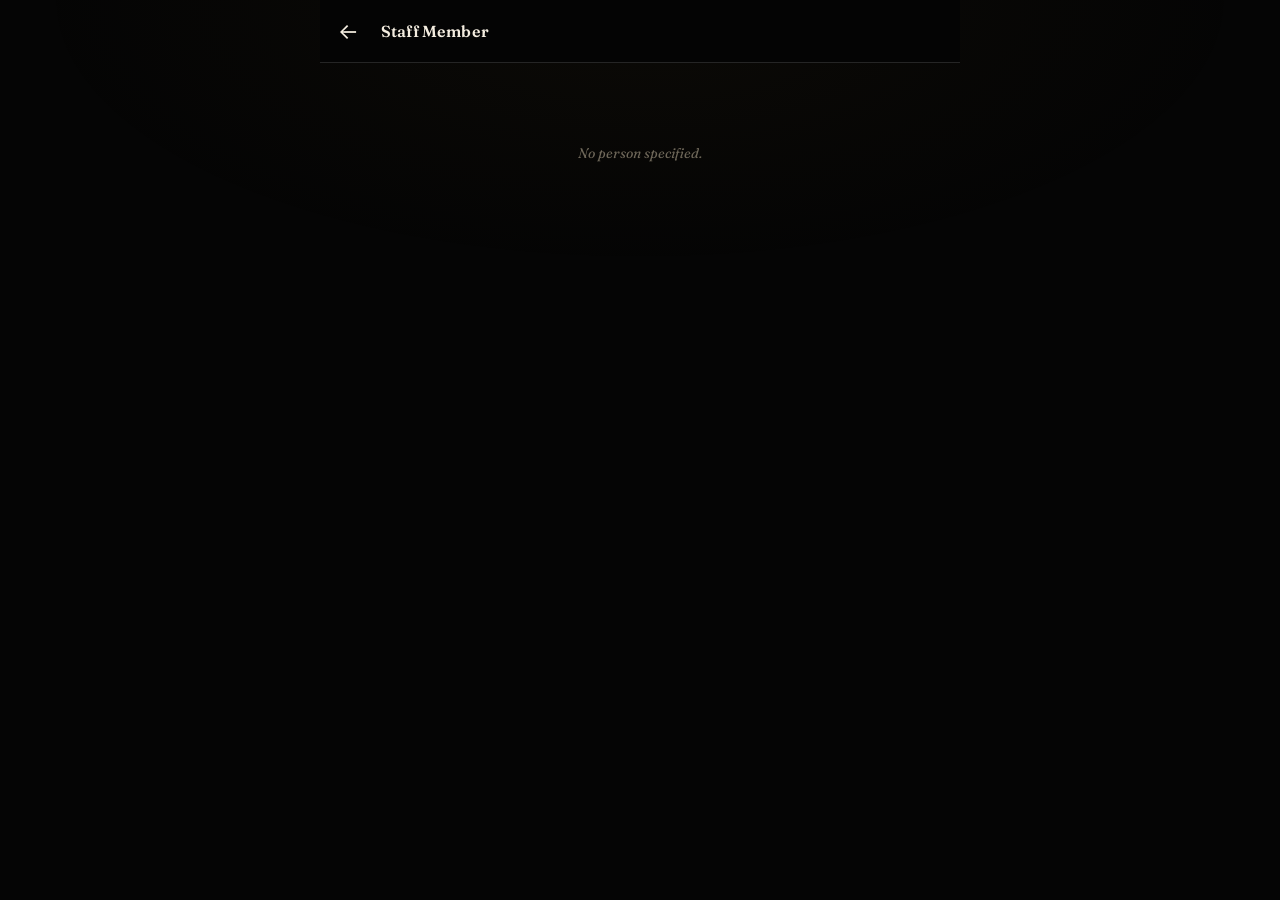
<file: staff/[name].html>
<!DOCTYPE html>
<html lang="en">
<head>
<meta charset="UTF-8">
<meta name="viewport" content="width=device-width, initial-scale=1.0, maximum-scale=5.0">
<meta name="theme-color" content="#050505">
<title>Staff Member · GG26</title>
<link rel="preconnect" href="https://fonts.googleapis.com">
<link rel="preconnect" href="https://fonts.gstatic.com" crossorigin>
<link href="https://fonts.googleapis.com/css2?family=Fraunces:opsz,wght@9..144,400;9..144,500;9..144,600;9..144,700&family=Inter:wght@400;500;600;700&display=swap" rel="stylesheet">
<link rel="stylesheet" href="/assets/style.css">
<script src="/assets/data.js"></script>
<script src="/assets/info-sheets.js"></script>
</head>
<body>
<div class="app">
  <header class="topbar">
    <a class="back" href="/staff" aria-label="Back to directory">←</a>
    <span class="title" id="topTitle">Staff Member</span>
  </header>

  <div id="content"></div>
</div>

<script>
const DATA = window.GG_DATA;
const SHEETS = window.GG_INFO_SHEETS || {};

function slugify(name) {
  return name.toLowerCase().replace(/[^a-z0-9]+/g, '-').replace(/^-|-$/g, '');
}

function getSlug() {
  const path = location.pathname.replace(/\/$/, '');
  const parts = path.split('/').filter(Boolean);
  const i = parts.indexOf('staff');
  if (i >= 0 && parts[i + 1] && !parts[i + 1].endsWith('.html') && parts[i + 1] !== '[name]') {
    return parts[i + 1];
  }
  const params = new URLSearchParams(location.search);
  if (params.get('slug')) return params.get('slug');
  if (params.get('name')) return slugify(params.get('name'));
  return null;
}

function esc(s) {
  if (s == null) return '';
  return String(s).replace(/[&<>"']/g, c => ({'&':'&amp;','<':'&lt;','>':'&gt;','"':'&quot;',"'":'&#39;'}[c]));
}

// ----- shared phase block (used in both rich and fallback layouts) -----
function phaseRow(s, label, phase) {
  const role = s[phase + '_role'] || 'No assignment';
  const team = s[phase + '_team'];
  const leadName = s[phase + '_lead_name'];
  const leadPhone = s[phase + '_lead_phone'];
  const leadTel = s[phase + '_lead_tel'];
  const isMe = leadName === s.name;
  const isOff = role === 'No assignment';
  return `
    <div class="phase-block">
      <div class="phase-label">${esc(label)}</div>
      <div class="field">
        <div class="field-label">Role</div>
        <div class="field-value ${isOff ? 'dim' : ''}">${esc(role)}</div>
      </div>
      ${team ? `
      <div class="field">
        <div class="field-label">Team</div>
        <div class="field-value">${esc(team)}</div>
      </div>` : ''}
      ${leadName && !isMe ? `
      <div class="field">
        <div class="field-label">Team Lead</div>
        <div class="field-value">
          ${esc(leadName)}${leadTel ? ` &middot; <a class="lead-link" href="tel:${leadTel}">${esc(leadPhone)}</a>` : ''}
        </div>
      </div>` : isMe ? `
      <div class="field">
        <div class="field-label">Team Lead</div>
        <div class="field-value dim">You're the lead</div>
      </div>` : ''}
    </div>
  `;
}

// ----- rich layout pieces (only when info-sheet exists) -----
function topNavHTML() {
  return `
    <div class="info-nav">
      <a href="/before-you-arrive" class="info-nav-btn">
        <span class="info-nav-label">Before You Arrive</span>
        <span class="info-nav-sub">Saturday, May 9</span>
      </a>
      <a href="/day-of-professionalism" class="info-nav-btn">
        <span class="info-nav-label">Day-of Professionalism</span>
        <span class="info-nav-sub">How we show up</span>
      </a>
    </div>
  `;
}

function timelineHTML(callTime) {
  const rows = [
    [`Saturday, May 9 — ${esc(callTime || 'TBD')}`, 'Your staff call time — check-in with Joanna at the Gold House Production Office'],
    ['2:30–4:30 PM',     'Pre-event setup (seating, check-in stations, talent tech check)'],
    ['4:30–6:30 PM',     'Cocktails & Arrivals (Grand Ave + Hope St doors open)'],
    ['6:15–7:00 PM',     'Guests ushered to dinner; program staging final checks'],
    ['7:00–9:30 PM',     'Dinner & Program (on stage)'],
    ['9:00–9:30 PM',     'Flip to afterparty (Hennessy bars up, Mahjong setup, signage flip)'],
    ['9:30 PM–1:00 AM',  'Founders Party (DCP 1F + 2F + Karaoke opens at 11 PM)'],
    ['1:00 AM',          'Event wrap — departures via Hope St'],
  ];
  return `
    <h3 class="info-h">Timeline</h3>
    <table class="info-table">
      <thead><tr><th>Time</th><th>Phase</th></tr></thead>
      <tbody>
        ${rows.map(([time, phase]) => `<tr><td class="t-time">${time}</td><td>${esc(phase)}</td></tr>`).join('')}
      </tbody>
    </table>
  `;
}

function assignmentsHTML(info) {
  const rows = (info.assignments || []).map(a => `
    <tr>
      <td class="t-phase-cell">
        <div class="t-phase">${esc(a.phase)}</div>
        <div class="t-time">${esc(a.time)}</div>
      </td>
      <td>${esc(a.role)}</td>
      <td>${esc(a.location)}</td>
      <td>${esc(a.role_leader)}</td>
    </tr>
  `).join('');
  const notes = (info.assignment_notes || []).map(n => `<li>${esc(n)}</li>`).join('');
  return `
    <h3 class="info-h">Your Assignments</h3>
    <div class="info-table-wrap">
      <table class="info-table assignments-table">
        <thead><tr><th>Phase</th><th>Role</th><th>Location</th><th>Role Leader</th></tr></thead>
        <tbody>${rows}</tbody>
      </table>
    </div>
    ${notes ? `<ul class="info-notes">${notes}</ul>` : ''}
  `;
}

function rolesHTML(info) {
  // No role descriptions = FTE-style page; skip the Your Role(s) section entirely.
  if (!info.role_descriptions || info.role_descriptions.length === 0) return '';
  const blocks = (info.role_descriptions || []).map(r => {
    const sectionsHTML = (r.sections || []).map(sec => {
      const inner = sec.items
        ? `<ul class="protocol-list">${sec.items.map(it => `<li>${esc(it)}</li>`).join('')}</ul>`
        : sec.body
          ? `<p>${esc(sec.body)}</p>`
          : '';
      return `<div class="role-sub">${esc(sec.heading)}</div>${inner}`;
    }).join('');
    const lead = r.lead_name
      ? `<div class="role-sub">Your Lead</div>
         <p>${esc(r.lead_name)}${r.lead_tel ? ` &middot; <a class="lead-link" href="tel:${r.lead_tel}">${esc(r.lead_phone)}</a>` : ''}</p>`
      : '';
    return `
      <div class="role-block">
        <div class="role-title">${esc(r.title)}</div>
        ${sectionsHTML}
        ${lead}
      </div>
    `;
  }).join('');
  const intro = (info.role_descriptions || []).length > 1
    ? `<p class="info-sub">You hold different roles across phases. Each role description is included below.</p>`
    : `<p class="info-sub">You hold the same role across multiple phases. The description below applies to all assigned phases.</p>`;
  return `<h3 class="info-h">Your Role(s)</h3>${intro}${blocks}`;
}

function contactsHTML(contacts) {
  if (!contacts || !contacts.length) return '';
  const rows = contacts.map(c => `
    <div class="contact-row">
      <div class="contact-name">${esc(c.name)}</div>
      <div class="contact-role">${esc(c.role)}</div>
      ${c.tel ? `<a class="contact-phone" href="tel:${c.tel}">${esc(c.phone)}</a>` : `<span class="contact-phone">${esc(c.phone || '')}</span>`}
    </div>
  `).join('');
  return `<h3 class="info-h">Additional Key Contacts</h3><div class="contact-list">${rows}</div>`;
}

function breaksHTML(info) {
  // Only show Breaks section if there's an ideal break window for this person.
  if (!info.ideal_break) return '';
  return `
    <h3 class="info-h">Breaks</h3>
    <p class="info-sub">You will get at least one break during the evening to eat, rest, or watch the show. Confirm with your Role Lead before stepping away.</p>
    <div class="break-pill">Your ideal break: <strong>${esc(info.ideal_break)}</strong></div>
    <ul class="protocol-list info-bullets">
      <li>A meal will be provided during the event. Avoid eating or drinking in guest-facing areas during active event hours.</li>
      <li>Coordinate any changes with your Role Lead. If you need to step away unexpectedly, hand off to a teammate first.</li>
      <li>Water and coffee available throughout the day in the production office.</li>
    </ul>
  `;
}

function questionsHTML() {
  return `
    <h3 class="info-h">Questions?</h3>
    <p class="info-sub">Full <a class="text-link" href="/faqs">Staff FAQs</a> cover logistics, dress code, food, breaks, photography, security, and more.</p>
    <p class="info-sub">If anything is unclear, text your Role Lead first. If you cannot reach them, contact Joanna Lin (<a class="lead-link" href="tel:+17346746795">734-674-6795</a>). When in doubt, escalate.</p>
  `;
}

// ----- main render -----
function render() {
  const slug = getSlug();
  const c = document.getElementById('content');
  if (!slug) {
    c.innerHTML = '<div class="empty" style="padding-top:80px">No person specified.</div>';
    return;
  }
  const s = DATA.staff.find(x => slugify(x.name) === slug);
  if (!s) {
    c.innerHTML = '<div class="empty" style="padding-top:80px">Person not found.</div>';
    return;
  }

  const info = SHEETS[slug];

  document.title = s.name + ' · GG26';
  document.getElementById('topTitle').textContent = s.name;

  const dietary = s.dietary && !['n/a', 'none', 'no', ''].includes(s.dietary.toLowerCase()) ? s.dietary : '';

  const heroHTML = `
    <div class="detail-hero">
      <div class="name">${esc(s.name)}</div>
      ${info && info.role_title ? `<div class="role-title-eyebrow">${esc(info.role_title)}</div>` : ''}
      <div class="actions">
        ${s.phone_tel ? `<a class="btn primary" href="tel:${s.phone_tel}"><span>📞</span>Call ${esc(s.phone)}</a>` : ''}
        ${s.phone_tel ? `<a class="btn" href="sms:${s.phone_tel}"><span>💬</span>Text</a>` : ''}
        ${s.email ? `<a class="btn" href="mailto:${esc(s.email)}"><span>✉</span>Email</a>` : ''}
      </div>
    </div>
  `;

  const phaseSummaryHTML = `
    ${phaseRow(s, 'Cocktails', 'cocktails')}
    ${phaseRow(s, 'Dinner & Program', 'dinner')}
    ${phaseRow(s, 'Founders Party', 'founders')}
  `;

  if (info) {
    // Rich layout with info-sheet content
    c.innerHTML = `
      ${heroHTML}
      ${topNavHTML()}
      ${timelineHTML(info.staff_call_time)}
      ${assignmentsHTML(info)}
      ${rolesHTML(info)}
      ${contactsHTML(info.additional_contacts)}
      ${breaksHTML(info)}
      ${dietary ? `<div class="info-row"><span class="k">Dietary</span><span class="v">${esc(dietary)}</span></div>` : ''}
      ${questionsHTML()}
    `;
  } else {
    // Fallback minimal layout (no info-sheet for this person)
    c.innerHTML = `
      ${heroHTML}
      ${phaseSummaryHTML}
      ${s.break ? `<div class="info-row"><span class="k">Break</span><span class="v">${esc(s.break)}</span></div>` : ''}
      ${dietary ? `<div class="info-row"><span class="k">Dietary</span><span class="v">${esc(dietary)}</span></div>` : ''}
      ${s.email ? `<div class="info-row"><span class="k">Email</span><span class="v">${esc(s.email)}</span></div>` : ''}
    `;
  }
}

render();
</script>
</body>
</html>
</file>
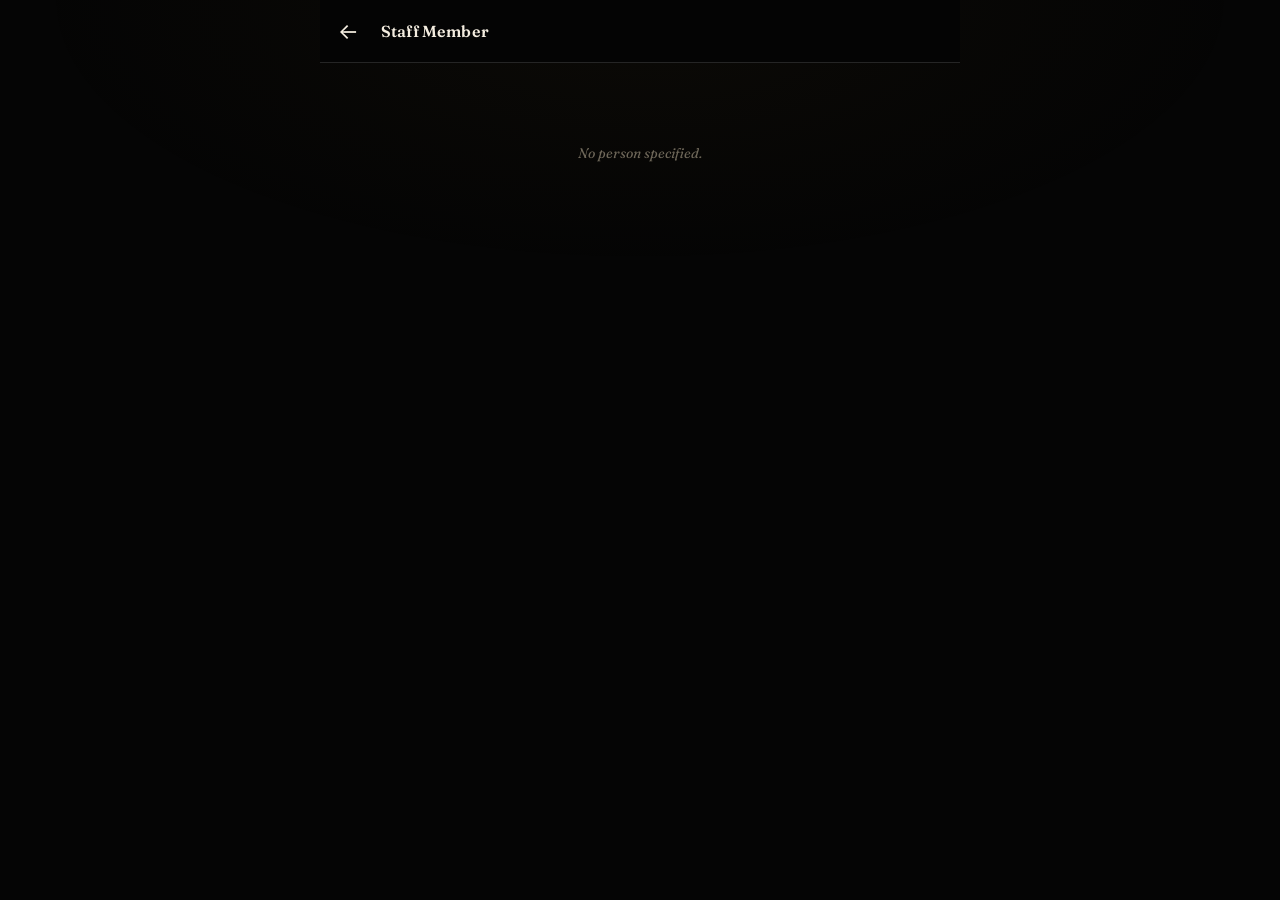
<file: staff/_detail.html>
<!DOCTYPE html>
<html lang="en">
<head>
<meta charset="UTF-8">
<meta name="viewport" content="width=device-width, initial-scale=1.0, maximum-scale=5.0">
<meta name="theme-color" content="#050505">
<meta name="robots" content="noindex, nofollow">
<link rel="icon" type="image/png" href="/assets/images/gold-house-ico.png">
<link rel="apple-touch-icon" href="/assets/images/gold-house-ico.png">
<meta property="og:title" content="Gold Gala 2026 · Staff Hub">
<meta property="og:description" content="Everything you need to run the night, in one place.">
<meta property="og:image" content="https://gg26-staff.vercel.app/assets/images/gold-house-ico.png">
<meta property="og:type" content="website">
<meta name="twitter:card" content="summary">
<title>Staff Member · GG26</title>
<link rel="preconnect" href="https://fonts.googleapis.com">
<link rel="preconnect" href="https://fonts.gstatic.com" crossorigin>
<link href="https://fonts.googleapis.com/css2?family=Fraunces:opsz,wght@9..144,400;9..144,500;9..144,600;9..144,700&family=Inter:wght@400;500;600;700&display=swap" rel="stylesheet">
<link rel="stylesheet" href="/assets/style.css">
<script src="/assets/data.js"></script>
<script src="/assets/info-sheets.js"></script>
</head>
<body>
<div class="app">
  <header class="topbar">
    <a class="back" href="/staff" aria-label="Back to directory">←</a>
    <span class="title" id="topTitle">Staff Member</span>
  </header>

  <div id="content"></div>
</div>

<script>
const DATA = window.GG_DATA;
const SHEETS = window.GG_INFO_SHEETS || {};

function slugify(name) {
  return name.toLowerCase().replace(/[^a-z0-9]+/g, '-').replace(/^-|-$/g, '');
}

function getSlug() {
  const path = location.pathname.replace(/\/$/, '');
  const parts = path.split('/').filter(Boolean);
  const i = parts.indexOf('staff');
  if (i >= 0 && parts[i + 1] && !parts[i + 1].endsWith('.html') && parts[i + 1] !== '_detail') {
    return parts[i + 1];
  }
  const params = new URLSearchParams(location.search);
  if (params.get('slug')) return params.get('slug');
  if (params.get('name')) return slugify(params.get('name'));
  return null;
}

function esc(s) {
  if (s == null) return '';
  return String(s).replace(/[&<>"']/g, c => ({'&':'&amp;','<':'&lt;','>':'&gt;','"':'&quot;',"'":'&#39;'}[c]));
}

// ----- shared phase block (used in both rich and fallback layouts) -----
function phaseRow(s, label, phase) {
  const role = s[phase + '_role'] || 'No assignment';
  const team = s[phase + '_team'];
  const leadName = s[phase + '_lead_name'];
  const leadPhone = s[phase + '_lead_phone'];
  const leadTel = s[phase + '_lead_tel'];
  const isMe = leadName === s.name;
  const isOff = role === 'No assignment';
  return `
    <div class="phase-block">
      <div class="phase-label">${esc(label)}</div>
      <div class="field">
        <div class="field-label">Role</div>
        <div class="field-value ${isOff ? 'dim' : ''}">${esc(role)}</div>
      </div>
      ${team ? `
      <div class="field">
        <div class="field-label">Team</div>
        <div class="field-value">${esc(team)}</div>
      </div>` : ''}
      ${leadName && !isMe ? `
      <div class="field">
        <div class="field-label">Team Lead</div>
        <div class="field-value">
          ${esc(leadName)}${leadTel ? ` &middot; <a class="lead-link" href="tel:${leadTel}">${esc(leadPhone)}</a>` : ''}
        </div>
      </div>` : isMe ? `
      <div class="field">
        <div class="field-label">Team Lead</div>
        <div class="field-value dim">You're the lead</div>
      </div>` : ''}
    </div>
  `;
}

// ----- rich layout pieces (only when info-sheet exists) -----
function topNavHTML() {
  return `
    <div class="info-nav">
      <a href="/before-you-arrive" class="info-nav-btn">
        <span class="info-nav-label">Before You Arrive</span>
        <span class="info-nav-sub">Saturday, May 9</span>
      </a>
      <a href="/day-of-professionalism" class="info-nav-btn">
        <span class="info-nav-label">Day-of Professionalism</span>
        <span class="info-nav-sub">How we show up</span>
      </a>
    </div>
  `;
}

function timelineHTML(callTime) {
  const rows = [
    [`Saturday, May 9 — ${esc(callTime || 'TBD')}`, 'Your staff call time — check-in with Joanna at the Gold House Production Office'],
    ['2:30–4:30 PM',     'Pre-event setup (seating, check-in stations, talent tech check)'],
    ['4:30–6:30 PM',     'Cocktails & Arrivals (Grand Ave + Hope St doors open)'],
    ['6:15–7:00 PM',     'Guests ushered to dinner; program staging final checks'],
    ['7:00–9:30 PM',     'Dinner & Program (on stage)'],
    ['9:00–9:30 PM',     'Flip to afterparty (Hennessy bars up, Mahjong setup, signage flip)'],
    ['9:30 PM–1:00 AM',  'Founders Party (DCP 1F + 2F + Karaoke opens at 11 PM)'],
    ['1:00 AM',          'Event wrap — departures via Hope St'],
  ];
  return `
    <h3 class="info-h">Timeline</h3>
    <table class="info-table">
      <thead><tr><th>Time</th><th>Phase</th></tr></thead>
      <tbody>
        ${rows.map(([time, phase]) => `<tr><td class="t-time">${time}</td><td>${esc(phase)}</td></tr>`).join('')}
      </tbody>
    </table>
  `;
}

function assignmentsHTML(info) {
  const rows = (info.assignments || []).map(a => `
    <tr>
      <td class="t-phase-cell">
        <div class="t-phase">${esc(a.phase)}</div>
        <div class="t-time">${esc(a.time)}</div>
      </td>
      <td>${esc(a.role)}</td>
      <td>${esc(a.location)}</td>
      <td>${esc(a.role_leader)}</td>
    </tr>
  `).join('');
  const notes = (info.assignment_notes || []).map(n => `<li>${esc(n)}</li>`).join('');
  return `
    <h3 class="info-h">Your Assignments</h3>
    <div class="info-table-wrap">
      <table class="info-table assignments-table">
        <thead><tr><th>Phase</th><th>Role</th><th>Location</th><th>Role Leader</th></tr></thead>
        <tbody>${rows}</tbody>
      </table>
    </div>
    ${notes ? `<ul class="info-notes">${notes}</ul>` : ''}
  `;
}

function rolesHTML(info) {
  // No role descriptions = FTE-style page; skip the Your Role(s) section entirely.
  if (!info.role_descriptions || info.role_descriptions.length === 0) return '';
  const blocks = (info.role_descriptions || []).map(r => {
    const sectionsHTML = (r.sections || []).map(sec => {
      const inner = sec.items
        ? `<ul class="protocol-list">${sec.items.map(it => `<li>${esc(it)}</li>`).join('')}</ul>`
        : sec.body
          ? `<p>${esc(sec.body)}</p>`
          : '';
      return `<div class="role-sub">${esc(sec.heading)}</div>${inner}`;
    }).join('');
    const lead = r.lead_name
      ? `<div class="role-sub">Your Lead</div>
         <p>${esc(r.lead_name)}${r.lead_tel ? ` &middot; <a class="lead-link" href="tel:${r.lead_tel}">${esc(r.lead_phone)}</a>` : ''}</p>`
      : '';
    return `
      <div class="role-block">
        <div class="role-title">${esc(r.title)}</div>
        ${sectionsHTML}
        ${lead}
      </div>
    `;
  }).join('');
  const intro = (info.role_descriptions || []).length > 1
    ? `<p class="info-sub">You hold different roles across phases. Each role description is included below.</p>`
    : `<p class="info-sub">You hold the same role across multiple phases. The description below applies to all assigned phases.</p>`;
  return `<h3 class="info-h">Your Role(s)</h3>${intro}${blocks}`;
}

function contactsHTML(contacts) {
  if (!contacts || !contacts.length) return '';
  const rows = contacts.map(c => `
    <div class="contact-row">
      <div class="contact-name">${esc(c.name)}</div>
      <div class="contact-role">${esc(c.role)}</div>
      ${c.tel ? `<a class="contact-phone" href="tel:${c.tel}">${esc(c.phone)}</a>` : `<span class="contact-phone">${esc(c.phone || '')}</span>`}
    </div>
  `).join('');
  return `<h3 class="info-h">Additional Key Contacts</h3><div class="contact-list">${rows}</div>`;
}

function breaksHTML(info) {
  // Only show Breaks section if there's an ideal break window for this person.
  if (!info.ideal_break) return '';
  return `
    <h3 class="info-h">Breaks</h3>
    <p class="info-sub">You will get at least one break during the evening to eat, rest, or watch the show. Confirm with your Role Lead before stepping away.</p>
    <div class="break-pill">Your ideal break: <strong>${esc(info.ideal_break)}</strong></div>
    <ul class="protocol-list info-bullets">
      <li>A meal will be provided during the event. Avoid eating or drinking in guest-facing areas during active event hours.</li>
      <li>Coordinate any changes with your Role Lead. If you need to step away unexpectedly, hand off to a teammate first.</li>
      <li>Water and coffee available throughout the day in the production office.</li>
    </ul>
  `;
}

function questionsHTML() {
  return `
    <h3 class="info-h">Questions?</h3>
    <p class="info-sub">Full <a class="text-link" href="/faqs">Staff FAQs</a> cover logistics, dress code, food, breaks, photography, security, and more.</p>
    <p class="info-sub">If anything is unclear, text your Role Lead first. If you cannot reach them, contact Joanna Lin (<a class="lead-link" href="tel:+17346746795">734-674-6795</a>). When in doubt, escalate.</p>
  `;
}

// ----- main render -----
function render() {
  const slug = getSlug();
  const c = document.getElementById('content');
  if (!slug) {
    c.innerHTML = '<div class="empty" style="padding-top:80px">No person specified.</div>';
    return;
  }
  const s = DATA.staff.find(x => slugify(x.name) === slug);
  if (!s) {
    c.innerHTML = '<div class="empty" style="padding-top:80px">Person not found.</div>';
    return;
  }

  const info = SHEETS[slug];

  document.title = s.name + ' · GG26';
  document.getElementById('topTitle').textContent = s.name;

  const dietary = s.dietary && !['n/a', 'none', 'no', ''].includes(s.dietary.toLowerCase()) ? s.dietary : '';

  const heroHTML = `
    <div class="detail-hero">
      <div class="name">${esc(s.name)}</div>
      ${info && info.role_title ? `<div class="role-title-eyebrow">${esc(info.role_title)}</div>` : ''}
      <div class="actions">
        ${s.phone_tel ? `<a class="btn primary" href="tel:${s.phone_tel}"><span>📞</span>Call ${esc(s.phone)}</a>` : ''}
        ${s.phone_tel ? `<a class="btn" href="sms:${s.phone_tel}"><span>💬</span>Text</a>` : ''}
        ${s.email ? `<a class="btn" href="mailto:${esc(s.email)}"><span>✉</span>Email</a>` : ''}
      </div>
    </div>
  `;

  const phaseSummaryHTML = `
    ${phaseRow(s, 'Cocktails', 'cocktails')}
    ${phaseRow(s, 'Dinner & Program', 'dinner')}
    ${phaseRow(s, 'Founders Party', 'founders')}
  `;

  if (info) {
    // Rich layout with info-sheet content
    c.innerHTML = `
      ${heroHTML}
      ${topNavHTML()}
      ${timelineHTML(info.staff_call_time)}
      ${assignmentsHTML(info)}
      ${rolesHTML(info)}
      ${contactsHTML(info.additional_contacts)}
      ${breaksHTML(info)}
      ${dietary ? `<div class="info-row"><span class="k">Dietary</span><span class="v">${esc(dietary)}</span></div>` : ''}
      ${questionsHTML()}
    `;
  } else {
    // Fallback minimal layout (no info-sheet for this person)
    c.innerHTML = `
      ${heroHTML}
      ${phaseSummaryHTML}
      ${s.break ? `<div class="info-row"><span class="k">Break</span><span class="v">${esc(s.break)}</span></div>` : ''}
      ${dietary ? `<div class="info-row"><span class="k">Dietary</span><span class="v">${esc(dietary)}</span></div>` : ''}
      ${s.email ? `<div class="info-row"><span class="k">Email</span><span class="v">${esc(s.email)}</span></div>` : ''}
    `;
  }
}

render();
</script>
</body>
</html>
</file>
<file: assets/style.css>
/* =============================================================================
   GOLD GALA 2026 — STAFF HUB
   Design system inspired by GG26 Creative Direction
   ============================================================================= */

*, *::before, *::after { box-sizing: border-box; margin: 0; padding: 0; }

:root {
  /* Core palette — pure theatrical black, warm amber-gold */
  --bg: #050505;
  --bg-elev: #0f0f0f;
  --bg-elev-2: #181818;
  --bg-elev-3: #232323;
  --border: #252525;
  --border-strong: #3a3a3a;

  /* Text — warm cream-white, not pure white */
  --text: #f4ede0;
  --text-dim: #a8a094;
  --text-faint: #6e6759;

  /* Gold — warm amber, leans orange like the GG mark */
  --gold: #c89c3f;
  --gold-bright: #e8b94a;
  --gold-deep: #8a6420;
  --gold-glow: rgba(232, 185, 74, 0.15);
  --gold-soft: #2a1f08;

  /* Accents */
  --red: #c44;
  --green: #4a8;
  --shadow: 0 12px 32px rgba(0,0,0,0.5);
  --shadow-gold: 0 0 24px rgba(232, 185, 74, 0.2);

  /* Layout */
  --max-width: 640px;
  --topbar-h: 60px;
}

html { -webkit-text-size-adjust: 100%; scroll-behavior: smooth; }

body {
  font-family: 'Inter', -apple-system, BlinkMacSystemFont, system-ui, sans-serif;
  background: var(--bg);
  color: var(--text);
  line-height: 1.55;
  -webkit-font-smoothing: antialiased;
  -moz-osx-font-smoothing: grayscale;
  min-height: 100vh;
  overflow-x: hidden;
  font-feature-settings: "ss01", "cv11";
}

/* Subtle background texture — almost invisible film grain */
body::before {
  content: '';
  position: fixed;
  inset: 0;
  pointer-events: none;
  background-image:
    radial-gradient(ellipse 80% 50% at 50% 0%, rgba(200, 156, 63, 0.04), transparent 60%);
  z-index: 0;
}

.display { font-family: 'Fraunces', Georgia, serif; font-weight: 600; letter-spacing: -0.02em; }
.serif-italic { font-family: 'Fraunces', Georgia, serif; font-style: italic; }

/* App shell */
.app {
  max-width: var(--max-width);
  margin: 0 auto;
  min-height: 100vh;
  position: relative;
  z-index: 1;
}

/* ============================================================================
   TOP BAR
   ============================================================================ */
.topbar {
  position: sticky;
  top: 0;
  z-index: 50;
  background: rgba(5, 5, 5, 0.92);
  backdrop-filter: blur(16px) saturate(140%);
  -webkit-backdrop-filter: blur(16px) saturate(140%);
  border-bottom: 1px solid var(--border);
  padding: 16px 22px;
  display: flex;
  align-items: center;
  gap: 14px;
  min-height: var(--topbar-h);
}

.topbar .back {
  background: none;
  border: none;
  color: var(--text);
  cursor: pointer;
  padding: 4px 8px 4px 0;
  margin-left: -4px;
  font-size: 22px;
  line-height: 1;
  text-decoration: none;
  font-family: inherit;
  display: inline-flex;
  align-items: center;
  transition: color 0.15s;
}
.topbar .back:hover { color: var(--gold-bright); }

.topbar .title {
  font-family: 'Fraunces', Georgia, serif;
  font-size: 16px;
  font-weight: 600;
  letter-spacing: 0.01em;
}
.topbar .gold-mark {
  color: var(--gold);
  font-weight: 700;
  font-style: italic;
  margin-right: 2px;
}

.topbar.topbar-home {
  justify-content: center;
}
.topbar .brand-logo {
  height: 20px;
  width: auto;
  display: block;
}

/* ============================================================================
   HERO (home page)
   ============================================================================ */
.hero {
  padding: 56px 24px 44px;
  text-align: center;
  position: relative;
  overflow: hidden;
}
.hero::before {
  content: '';
  position: absolute;
  inset: 0;
  background:
    radial-gradient(ellipse 60% 40% at 50% 30%, rgba(200, 156, 63, 0.12), transparent 70%),
    radial-gradient(ellipse 90% 60% at 50% 100%, rgba(232, 185, 74, 0.06), transparent 60%);
  pointer-events: none;
}
.hero > * { position: relative; }

.hero .eyebrow {
  color: var(--gold);
  font-size: 10px;
  letter-spacing: 0.32em;
  text-transform: uppercase;
  font-weight: 700;
  margin-bottom: 18px;
}
.hero .eyebrow::before,
.hero .eyebrow::after {
  content: '';
  display: inline-block;
  width: 16px;
  height: 1px;
  background: var(--gold);
  vertical-align: middle;
  margin: 0 12px;
  opacity: 0.6;
}

.hero h1 {
  font-family: 'Fraunces', Georgia, serif;
  font-size: 52px;
  font-weight: 600;
  line-height: 0.95;
  letter-spacing: -0.03em;
  margin-bottom: 12px;
}
.hero h1 .year {
  display: block;
  color: var(--gold);
  font-style: italic;
  font-weight: 500;
  margin-top: 4px;
}
.hero h1 .accent {
  color: var(--gold);
  font-style: italic;
  font-weight: 500;
}

.hero .sub {
  color: var(--text-dim);
  font-size: 14px;
  max-width: 320px;
  margin: 0 auto;
  letter-spacing: 0.01em;
}

.hero .ornament {
  width: 44px;
  height: 1px;
  background: var(--gold);
  margin: 28px auto 0;
  opacity: 0.4;
}

/* ============================================================================
   MENU (home)
   ============================================================================ */
.menu {
  padding: 8px 22px 32px;
  display: flex;
  flex-direction: column;
  gap: 10px;
}

.menu-item {
  display: flex;
  align-items: center;
  gap: 18px;
  padding: 20px 20px;
  background: var(--bg-elev);
  border: 1px solid var(--border);
  border-radius: 14px;
  color: var(--text);
  text-decoration: none;
  transition: transform 0.18s, border-color 0.18s, background 0.18s;
  cursor: pointer;
  -webkit-tap-highlight-color: transparent;
  position: relative;
}
.menu-item:active { transform: scale(0.985); background: var(--bg-elev-2); }
.menu-item:hover { border-color: var(--gold-deep); }

.menu-item .num {
  font-family: 'Fraunces', Georgia, serif;
  font-size: 22px;
  font-weight: 500;
  font-style: italic;
  color: var(--gold);
  width: 32px;
  flex-shrink: 0;
  letter-spacing: -0.02em;
}

.menu-item .label {
  flex: 1;
  font-size: 16px;
  font-weight: 500;
  letter-spacing: -0.01em;
  line-height: 1.3;
}
.menu-item .label .desc {
  display: block;
  color: var(--text-faint);
  font-size: 12px;
  font-weight: 400;
  margin-top: 4px;
  letter-spacing: 0.01em;
}

.menu-item .arrow {
  color: var(--text-faint);
  font-size: 16px;
  transition: color 0.18s, transform 0.18s;
}
.menu-item:hover .arrow {
  color: var(--gold);
  transform: translateX(2px);
}

/* Quick find — typeahead search on home page */
.quick-find {
  position: relative;
  margin: 0 22px 12px;
  padding: 12px 16px;
  background: linear-gradient(135deg, var(--gold-soft) 0%, transparent 100%);
  border: 1px solid var(--gold-deep);
  border-radius: 14px;
  display: flex;
  align-items: center;
  gap: 12px;
  transition: border-color 0.18s;
}
.quick-find:focus-within,
.quick-find.open { border-color: var(--gold); }

.quick-find .icon {
  font-size: 18px;
  filter: drop-shadow(0 0 8px var(--gold-glow));
  flex-shrink: 0;
}

.quick-find-input {
  flex: 1;
  background: transparent;
  border: none;
  outline: none;
  color: var(--text);
  font-family: inherit;
  font-size: 15px;
  letter-spacing: 0.01em;
  padding: 4px 0;
}
.quick-find-input::placeholder {
  color: var(--gold-bright);
  opacity: 0.65;
}

.quick-find-results {
  position: absolute;
  top: calc(100% + 6px);
  left: 0;
  right: 0;
  list-style: none;
  margin: 0;
  padding: 4px;
  background: var(--bg-elev);
  border: 1px solid var(--border-strong);
  border-radius: 12px;
  box-shadow: 0 8px 24px rgba(0, 0, 0, 0.5);
  max-height: 320px;
  overflow-y: auto;
  z-index: 30;
}
.quick-find-results .qf-result {
  padding: 10px 12px;
  border-radius: 8px;
  cursor: pointer;
  font-size: 14px;
  color: var(--text);
  transition: background 0.12s, color 0.12s;
}
.quick-find-results .qf-result:hover,
.quick-find-results .qf-result.active {
  background: var(--gold-soft);
  color: var(--gold-bright);
}
.quick-find-results .qf-result mark {
  background: transparent;
  color: var(--gold-bright);
  font-weight: 700;
}

/* ============================================================================
   PAGE LAYOUT
   ============================================================================ */
.page-content { padding: 8px 22px 56px; }

.section-h {
  font-family: 'Fraunces', Georgia, serif;
  font-size: 32px;
  font-weight: 600;
  letter-spacing: -0.02em;
  line-height: 1.1;
  margin: 16px 0 8px;
}
.section-h::before {
  content: '';
  display: block;
  width: 28px;
  height: 1px;
  background: var(--gold);
  margin-bottom: 14px;
  opacity: 0.7;
}

.section-sub {
  color: var(--text-dim);
  font-size: 13px;
  letter-spacing: 0.01em;
  margin-bottom: 24px;
}

/* Dense page (walkies) — tighter spacing for at-a-glance reading */
.page-content.dense .section-h { font-size: 22px; margin: 8px 0 4px; }
.page-content.dense .section-h::before { margin-bottom: 8px; }
.page-content.dense .section-sub { font-size: 12px; margin-bottom: 12px; }
.page-content.dense .callout { padding: 10px 14px; margin-bottom: 10px; }
.page-content.dense .callout .label { margin-bottom: 4px; font-size: 9.5px; }
.page-content.dense .callout .body { font-size: 13px; line-height: 1.45; }
.page-content.dense .callout .protocol-list li { margin-bottom: 3px; line-height: 1.45; }

/* ============================================================================
   STAFF DIRECTORY
   ============================================================================ */
.staff-header {
  position: sticky;
  top: var(--topbar-h);
  z-index: 40;
  background: var(--bg);
  border-bottom: 1px solid var(--border);
}

.phase-tabs {
  display: flex;
  gap: 4px;
  padding: 14px 22px 0;
}

.phase-tab {
  flex: 1;
  background: none;
  border: none;
  color: var(--text-dim);
  padding: 10px 6px;
  font-size: 11px;
  font-weight: 600;
  letter-spacing: 0.08em;
  text-transform: uppercase;
  cursor: pointer;
  border-bottom: 2px solid transparent;
  transition: all 0.18s;
  font-family: inherit;
}
.phase-tab.active {
  color: var(--gold);
  border-bottom-color: var(--gold);
}
.phase-tab:not(.active):hover {
  color: var(--text);
}

.search-wrap {
  padding: 14px 22px;
  position: relative;
}

.search {
  width: 100%;
  background: var(--bg-elev);
  border: 1px solid var(--border);
  border-radius: 10px;
  padding: 13px 16px 13px 40px;
  color: var(--text);
  font-size: 16px;
  font-family: inherit;
  -webkit-appearance: none;
  appearance: none;
  transition: border-color 0.18s, background 0.18s;
}
.search::placeholder { color: var(--text-faint); }
.search:focus {
  outline: none;
  border-color: var(--gold);
  background: var(--bg-elev-2);
}

.search-icon {
  position: absolute;
  left: 36px;
  top: 50%;
  transform: translateY(-50%);
  color: var(--text-faint);
  pointer-events: none;
  font-size: 14px;
  font-family: 'Fraunces', Georgia, serif;
}

.results { padding: 16px 22px 60px; }
.results-count {
  font-size: 11px;
  color: var(--text-faint);
  letter-spacing: 0.16em;
  text-transform: uppercase;
  margin-bottom: 12px;
  padding: 0 2px;
  font-weight: 600;
}

.staff-card,
a.staff-card:visited {
  display: block;
  background: var(--bg-elev);
  border: 1px solid var(--border);
  border-radius: 12px;
  padding: 16px 18px;
  margin-bottom: 8px;
  cursor: pointer;
  text-decoration: none;
  color: var(--text);
  -webkit-tap-highlight-color: transparent;
  transition: border-color 0.18s, background 0.18s;
  position: relative;
}
.staff-card:hover { border-color: var(--gold-deep); }
.staff-card:active { background: var(--bg-elev-2); }

.staff-card .name {
  font-family: 'Fraunces', Georgia, serif;
  font-size: 19px;
  font-weight: 600;
  letter-spacing: -0.02em;
  margin-bottom: 6px;
  color: var(--text);
}

.staff-card .role {
  font-size: 13px;
  color: var(--text-dim);
  line-height: 1.45;
}
.staff-card .role.dim { color: var(--text-faint); }

.staff-card .meta {
  display: flex;
  gap: 6px;
  margin-top: 10px;
  flex-wrap: wrap;
}

/* Team filter — horizontal scrolling pill row */
.team-filter {
  display: flex;
  flex-wrap: nowrap;
  overflow-x: auto;
  gap: 6px;
  padding: 0 22px 10px;
  scroll-padding-left: 22px;
  -ms-overflow-style: none;
  scrollbar-width: none;
}
.team-filter::-webkit-scrollbar { display: none; }
.team-pill {
  flex-shrink: 0;
  padding: 6px 12px;
  background: var(--bg-elev);
  border: 1px solid var(--border);
  border-radius: 999px;
  font: inherit;
  font-size: 12px;
  letter-spacing: 0.02em;
  color: var(--text-dim);
  white-space: nowrap;
  cursor: pointer;
  transition: border-color 0.15s, background 0.15s, color 0.15s;
}
.team-pill:hover { border-color: var(--gold-deep); color: var(--text); }
.team-pill.active {
  border-color: var(--gold);
  background: var(--gold-soft);
  color: var(--gold-bright);
  font-weight: 600;
}
.team-pill .count {
  margin-left: 4px;
  opacity: 0.7;
  font-weight: 400;
  font-variant-numeric: tabular-nums;
}

/* Team chip on staff card — clickable, sets filter */
.staff-card .team-chip {
  font: inherit;
  cursor: pointer;
  /* matches .chip.gold */
  display: inline-block;
  padding: 4px 10px;
  background: var(--gold-soft);
  color: var(--gold-bright);
  border: 1px solid rgba(200, 156, 63, 0.3);
  border-radius: 999px;
  font-size: 11px;
  letter-spacing: 0.04em;
  font-weight: 500;
  transition: border-color 0.15s, background 0.15s;
}
.staff-card .team-chip:hover {
  border-color: var(--gold-bright);
  background: rgba(200, 156, 63, 0.18);
}

.chip {
  display: inline-block;
  padding: 4px 10px;
  background: var(--bg-elev-2);
  border: 1px solid var(--border-strong);
  border-radius: 999px;
  color: var(--text-dim);
  font-size: 11px;
  letter-spacing: 0.04em;
  font-weight: 500;
}
.chip.gold {
  background: var(--gold-soft);
  color: var(--gold-bright);
  border-color: rgba(200, 156, 63, 0.3);
}
.chip.muted {
  color: var(--text-faint);
}

.empty {
  text-align: center;
  padding: 64px 20px;
  color: var(--text-faint);
  font-size: 14px;
  font-style: italic;
  font-family: 'Fraunces', Georgia, serif;
}

/* ============================================================================
   STAFF DETAIL
   ============================================================================ */
.detail-hero {
  padding: 32px 24px 24px;
  border-bottom: 1px solid var(--border);
  background: linear-gradient(180deg, rgba(200, 156, 63, 0.05), transparent);
}
.detail-hero .name {
  font-family: 'Fraunces', Georgia, serif;
  font-size: 36px;
  font-weight: 600;
  letter-spacing: -0.025em;
  line-height: 1;
  margin-bottom: 6px;
}
.detail-hero .name::before {
  content: '';
  display: block;
  width: 28px;
  height: 1px;
  background: var(--gold);
  margin-bottom: 14px;
  opacity: 0.7;
}

.actions {
  display: flex;
  gap: 8px;
  margin-top: 20px;
  flex-wrap: wrap;
}

.btn {
  display: inline-flex;
  align-items: center;
  gap: 8px;
  padding: 11px 16px;
  background: var(--bg-elev);
  border: 1px solid var(--border-strong);
  border-radius: 999px;
  color: var(--text);
  text-decoration: none;
  font-size: 13px;
  font-weight: 500;
  cursor: pointer;
  -webkit-tap-highlight-color: transparent;
  transition: all 0.18s;
  font-family: inherit;
}
.btn:active { background: var(--bg-elev-2); transform: scale(0.97); }
.btn:hover { border-color: var(--gold-deep); }

.btn.primary {
  background: var(--gold);
  color: #1a1300;
  border-color: var(--gold);
  font-weight: 600;
  box-shadow: var(--shadow-gold);
}
.btn.primary:hover { background: var(--gold-bright); border-color: var(--gold-bright); }
.btn.primary:active { background: var(--gold-bright); }

.phase-block {
  padding: 22px 24px;
  border-bottom: 1px solid var(--border);
}

.phase-block .phase-label {
  font-size: 10px;
  color: var(--gold);
  letter-spacing: 0.24em;
  text-transform: uppercase;
  font-weight: 700;
  margin-bottom: 14px;
  display: flex;
  align-items: center;
  gap: 10px;
}
.phase-block .phase-label::after {
  content: '';
  flex: 1;
  height: 1px;
  background: var(--gold-deep);
  opacity: 0.4;
}

.phase-block .field { margin-bottom: 12px; }
.phase-block .field:last-child { margin-bottom: 0; }
.phase-block .field-label {
  font-size: 10px;
  color: var(--text-faint);
  letter-spacing: 0.12em;
  text-transform: uppercase;
  margin-bottom: 4px;
  font-weight: 600;
}
.phase-block .field-value {
  font-size: 14px;
  line-height: 1.5;
  color: var(--text);
}
.phase-block .field-value.dim { color: var(--text-dim); }
.phase-block .lead-link {
  color: var(--gold-bright);
  text-decoration: none;
  border-bottom: 1px solid rgba(200, 156, 63, 0.3);
  transition: color 0.18s, border-color 0.18s;
}
.phase-block .lead-link:hover {
  color: var(--gold);
  border-bottom-color: var(--gold);
}

.info-row {
  padding: 16px 24px;
  border-bottom: 1px solid var(--border);
  display: flex;
  justify-content: space-between;
  align-items: center;
  gap: 14px;
}
.info-row .k {
  font-size: 10px;
  color: var(--text-faint);
  letter-spacing: 0.12em;
  text-transform: uppercase;
  font-weight: 600;
}
.info-row .v {
  font-size: 14px;
  color: var(--text);
  text-align: right;
}

/* ============================================================================
   LEAD CARDS
   ============================================================================ */
.lead-card {
  display: flex;
  justify-content: space-between;
  align-items: center;
  padding: 16px 18px;
  background: var(--bg-elev);
  border: 1px solid var(--border);
  border-radius: 12px;
  margin-bottom: 8px;
  gap: 14px;
  transition: border-color 0.18s;
}
.lead-card:hover { border-color: var(--gold-deep); }

.lead-card .left { flex: 1; min-width: 0; }
.lead-card .team {
  font-size: 10px;
  color: var(--gold);
  letter-spacing: 0.14em;
  text-transform: uppercase;
  font-weight: 700;
  margin-bottom: 5px;
}

.lead-card .name {
  font-family: 'Fraunces', Georgia, serif;
  font-size: 18px;
  font-weight: 600;
  letter-spacing: -0.02em;
}

.lead-card .phone {
  font-size: 12px;
  color: var(--text-dim);
  margin-top: 2px;
  letter-spacing: 0.02em;
}

.lead-card .call-btn {
  flex-shrink: 0;
  width: 44px;
  height: 44px;
  border-radius: 999px;
  background: var(--gold-soft);
  color: var(--gold-bright);
  display: inline-flex;
  align-items: center;
  justify-content: center;
  text-decoration: none;
  font-size: 18px;
  border: 1px solid rgba(200, 156, 63, 0.3);
  transition: all 0.18s;
}
.lead-card .call-btn:hover {
  background: var(--gold);
  color: #1a1300;
  border-color: var(--gold);
}
.lead-card .call-btn:active {
  background: var(--gold-bright);
}

/* ============================================================================
   FAQ ACCORDION
   ============================================================================ */
.faq-section {
  margin-bottom: 24px;
}
.faq-section-title {
  font-family: 'Fraunces', Georgia, serif;
  font-size: 12px;
  color: var(--gold);
  letter-spacing: 0.12em;
  text-transform: uppercase;
  font-weight: 600;
  margin-bottom: 10px;
  padding: 0 4px;
}

details.faq {
  background: var(--bg-elev);
  border: 1px solid var(--border);
  border-radius: 10px;
  margin-bottom: 6px;
  overflow: hidden;
  transition: border-color 0.18s;
}
details.faq[open] { border-color: var(--border-strong); }
details.faq:hover { border-color: var(--gold-deep); }

details.faq summary {
  padding: 16px 18px;
  cursor: pointer;
  list-style: none;
  font-size: 14px;
  font-weight: 500;
  line-height: 1.45;
  display: flex;
  justify-content: space-between;
  gap: 14px;
  align-items: flex-start;
  -webkit-tap-highlight-color: transparent;
  letter-spacing: -0.005em;
}
details.faq summary::-webkit-details-marker { display: none; }
details.faq summary::after {
  content: '+';
  color: var(--gold);
  font-size: 22px;
  line-height: 1;
  flex-shrink: 0;
  font-weight: 300;
  transition: transform 0.2s;
}
details.faq[open] summary::after { content: '−'; }

details.faq .answer {
  padding: 0 18px 18px;
  font-size: 14px;
  color: var(--text-dim);
  line-height: 1.6;
  white-space: pre-wrap;
}
details.faq .answer a {
  color: var(--gold-bright);
  text-decoration: none;
  border-bottom: 1px solid rgba(200, 156, 63, 0.3);
}

/* ============================================================================
   ROS BLOCKS
   ============================================================================ */
.ros-block {
  background: var(--bg-elev);
  border: 1px solid var(--border);
  border-radius: 12px;
  padding: 18px 20px;
  margin-bottom: 10px;
  transition: border-color 0.18s;
}
.ros-block:hover { border-color: var(--gold-deep); }

.ros-time {
  font-family: 'Fraunces', Georgia, serif;
  color: var(--gold);
  font-size: 13px;
  letter-spacing: 0.04em;
  margin-bottom: 6px;
  font-weight: 600;
  font-style: italic;
}

.ros-name {
  font-family: 'Fraunces', Georgia, serif;
  font-size: 19px;
  font-weight: 600;
  letter-spacing: -0.02em;
  margin-bottom: 8px;
}

.ros-desc {
  font-size: 13px;
  color: var(--text-dim);
  line-height: 1.55;
}

/* ============================================================================
   WALKIES
   ============================================================================ */
.walkie-list { display: flex; flex-direction: column; gap: 4px; }

.walkie-item {
  display: flex;
  align-items: center;
  gap: 12px;
  padding: 8px 12px;
  background: var(--bg-elev);
  border: 1px solid var(--border);
  border-radius: 8px;
  transition: border-color 0.18s;
}
.walkie-item:hover { border-color: var(--gold-deep); }

/* Gold House channels — highlighted with a gold outline so they're easy to spot */
.walkie-item.gh-channel {
  border-color: rgba(200, 156, 63, 0.55);
  background: linear-gradient(135deg, var(--gold-soft) 0%, var(--bg-elev) 80%);
}
.walkie-item.gh-channel .walkie-num { color: var(--gold-bright); }

.walkie-num {
  font-family: 'Fraunces', Georgia, serif;
  font-size: 16px;
  font-weight: 600;
  font-style: italic;
  color: var(--gold);
  width: 28px;
  text-align: center;
  flex-shrink: 0;
  letter-spacing: -0.02em;
}

.walkie-label {
  font-size: 12.5px;
  font-weight: 500;
  letter-spacing: 0.03em;
  color: var(--text);
}

/* ============================================================================
   CALLOUTS
   ============================================================================ */
.callout {
  background: linear-gradient(135deg, var(--gold-soft) 0%, rgba(42, 31, 8, 0.4) 100%);
  border: 1px solid rgba(200, 156, 63, 0.3);
  border-radius: 12px;
  padding: 16px 18px;
  margin-bottom: 18px;
}

.callout .label {
  font-size: 10px;
  color: var(--gold-bright);
  letter-spacing: 0.2em;
  text-transform: uppercase;
  font-weight: 700;
  margin-bottom: 6px;
}

.callout .body {
  font-size: 14px;
  color: var(--text);
  line-height: 1.55;
}
.callout a {
  color: var(--gold-bright);
  font-weight: 600;
  text-decoration: none;
  border-bottom: 1px solid rgba(200, 156, 63, 0.4);
}

.callout .body p + p { margin-top: 6px; }
.callout .protocol-list {
  margin: 4px 0 0;
  padding-left: 18px;
}
.callout .protocol-list li {
  margin-bottom: 4px;
  line-height: 1.5;
}
.callout .protocol-list li:last-child { margin-bottom: 0; }
.callout .protocol-list strong { color: var(--gold-bright); }

.callout.callout-alert {
  background: linear-gradient(135deg, rgba(200, 156, 63, 0.18) 0%, rgba(42, 31, 8, 0.55) 100%);
  border-color: rgba(232, 185, 74, 0.55);
  box-shadow: 0 0 0 1px rgba(232, 185, 74, 0.15);
}
.callout.callout-alert .label { color: var(--gold-bright); }

/* ============================================================================
   FOOTER
   ============================================================================ */
.footer {
  padding: 32px 22px 40px;
  text-align: center;
  color: var(--text-faint);
  font-size: 11px;
  letter-spacing: 0.06em;
  border-top: 1px solid var(--border);
  margin-top: 40px;
}
.footer a {
  color: var(--gold);
  text-decoration: none;
  border-bottom: 1px solid rgba(200, 156, 63, 0.3);
}
.footer .ornament {
  width: 32px;
  height: 1px;
  background: var(--gold);
  opacity: 0.4;
  margin: 0 auto 16px;
}

/* ============================================================================
   ANIMATIONS
   ============================================================================ */
@keyframes fadeUp {
  from { opacity: 0; transform: translateY(6px); }
  to { opacity: 1; transform: none; }
}
.page-content > *,
.detail-hero,
.phase-block,
.info-row {
  animation: fadeUp 0.32s ease both;
}
.phase-block:nth-child(2) { animation-delay: 0.04s; }
.phase-block:nth-child(3) { animation-delay: 0.08s; }
.phase-block:nth-child(4) { animation-delay: 0.12s; }

@media (prefers-reduced-motion: reduce) {
  *, *::before, *::after {
    animation-duration: 0.01ms !important;
    transition-duration: 0.01ms !important;
  }
}

/* ============================================================================
   INFO-SHEET (per-person rich layout) — Phase 4
   ============================================================================ */

/* Role-title eyebrow under person's name */
.detail-hero .role-title-eyebrow {
  margin-top: 4px;
  margin-bottom: 16px;
  font-size: 11px;
  letter-spacing: 0.22em;
  text-transform: uppercase;
  color: var(--gold);
  font-weight: 700;
}

/* Top nav: Before You Arrive / Day-of Professionalism */
.info-nav {
  display: grid;
  grid-template-columns: 1fr 1fr;
  gap: 10px;
  padding: 0 22px;
  margin: 4px 0 26px;
}
.info-nav-btn {
  display: flex;
  flex-direction: column;
  gap: 2px;
  padding: 14px 14px;
  background: var(--bg-elev);
  border: 1px solid var(--border);
  border-radius: 12px;
  text-decoration: none;
  color: var(--text);
  transition: border-color 0.15s, background 0.15s;
}
.info-nav-btn:hover { border-color: var(--gold-deep); background: var(--bg-elev-2); }
.info-nav-label {
  font-family: 'Fraunces', Georgia, serif;
  font-size: 14px;
  font-weight: 600;
  color: var(--gold-bright);
}
.info-nav-sub {
  font-size: 11px;
  color: var(--text-dim);
  letter-spacing: 0.04em;
}

/* Section heading inside the detail page */
.info-h {
  font-family: 'Fraunces', Georgia, serif;
  font-size: 18px;
  font-weight: 600;
  color: var(--text);
  padding: 28px 22px 8px;
  margin: 0;
  letter-spacing: -0.01em;
}
.info-sub {
  padding: 0 22px;
  margin: 0 0 12px;
  font-size: 13px;
  color: var(--text-dim);
  line-height: 1.55;
}

/* Tables (timeline + assignments) */
.info-table-wrap {
  overflow-x: auto;
  -webkit-overflow-scrolling: touch;
  padding: 0 22px;
}
.info-table {
  width: 100%;
  border-collapse: collapse;
  font-size: 13px;
  margin: 0 22px 8px;
  width: calc(100% - 44px);
}
.info-table-wrap .info-table { margin: 0; min-width: 560px; }
.info-table thead th {
  text-align: left;
  font-size: 10px;
  letter-spacing: 0.18em;
  text-transform: uppercase;
  color: var(--text-faint);
  font-weight: 700;
  padding: 8px 10px;
  border-bottom: 1px solid var(--border-strong);
  background: rgba(255, 255, 255, 0.015);
}
.info-table tbody td {
  padding: 10px;
  border-bottom: 1px solid var(--border);
  vertical-align: top;
  line-height: 1.45;
  color: var(--text);
}
.info-table tbody tr:last-child td { border-bottom: none; }
.info-table .t-time { color: var(--gold-bright); font-weight: 600; white-space: nowrap; }
.info-table .t-phase { font-weight: 600; white-space: nowrap; }

/* Assignments table: stacked Phase/Time in first column */
.info-table.assignments-table { table-layout: auto; }
.info-table .t-phase-cell { white-space: nowrap; }
.info-table .t-phase-cell .t-phase { font-size: 13px; font-weight: 600; color: var(--text); }
.info-table .t-phase-cell .t-time {
  font-size: 11px;
  color: var(--gold-bright);
  font-weight: 600;
  margin-top: 2px;
  letter-spacing: 0.02em;
}
/* Tighter padding on assignments table since it has more columns */
.info-table.assignments-table tbody td,
.info-table.assignments-table thead th { padding: 10px 8px; font-size: 12.5px; }

.info-notes {
  margin: 6px 22px 0;
  padding-left: 20px;
}
.info-notes li {
  font-size: 13px;
  color: var(--text-dim);
  line-height: 1.55;
  margin-bottom: 6px;
}

/* Role description blocks */
.role-block {
  margin: 6px 22px 18px;
  padding: 16px 18px;
  background: var(--bg-elev);
  border: 1px solid var(--border);
  border-radius: 12px;
}
.role-block .role-title {
  font-family: 'Fraunces', Georgia, serif;
  font-size: 13px;
  font-weight: 600;
  letter-spacing: 0.04em;
  color: var(--gold-bright);
  margin-bottom: 10px;
  text-transform: uppercase;
}
.role-block .role-summary {
  font-size: 13.5px;
  line-height: 1.55;
  margin: 0 0 14px;
  color: var(--text);
}
.role-block .role-sub {
  font-size: 12.5px;
  letter-spacing: 0.02em;
  color: var(--gold-bright);
  font-weight: 700;
  margin: 16px 0 6px;
}
.role-block p {
  font-size: 13.5px;
  line-height: 1.55;
  margin: 0 0 4px;
  color: var(--text);
}
.role-block ul.protocol-list {
  margin: 4px 0 0;
  padding-left: 22px;
}
.role-block ul.protocol-list li {
  font-size: 13.5px;
  line-height: 1.55;
  margin-bottom: 6px;
  color: var(--text);
}
.role-block ul.protocol-list li::marker {
  color: var(--gold);
}
.role-block ul.protocol-list strong { color: var(--gold-bright); }

/* Additional Key Contacts list */
.contact-list { padding: 4px 22px 0; }
.contact-row {
  display: grid;
  grid-template-columns: 1fr auto;
  grid-template-rows: auto auto;
  align-items: center;
  gap: 2px 12px;
  padding: 14px 0;
  border-bottom: 1px solid var(--border);
}
.contact-row:last-child { border-bottom: none; }
.contact-name {
  grid-column: 1;
  font-weight: 600;
  font-size: 14px;
  color: var(--text);
}
.contact-role {
  grid-column: 1;
  font-size: 11px;
  color: var(--text-dim);
  letter-spacing: 0.04em;
}
.contact-phone {
  grid-column: 2;
  grid-row: 1 / span 2;
  color: var(--gold-bright);
  font-weight: 600;
  font-size: 14px;
  text-decoration: none;
  border-bottom: 1px solid rgba(200, 156, 63, 0.4);
}

/* Break pill */
.break-pill {
  margin: 0 22px 12px;
  padding: 12px 14px;
  background: linear-gradient(135deg, var(--gold-soft) 0%, rgba(42, 31, 8, 0.4) 100%);
  border: 1px solid rgba(200, 156, 63, 0.3);
  border-radius: 10px;
  font-size: 14px;
  color: var(--text);
}
.break-pill strong { color: var(--gold-bright); }

.info-bullets {
  margin: 0 22px;
  padding-left: 38px;
}
.info-bullets li {
  font-size: 13px;
  color: var(--text-dim);
  line-height: 1.55;
  margin-bottom: 6px;
}

/* Generic in-content link styling reused on Questions section */
.text-link,
.lead-link {
  color: var(--gold-bright);
  font-weight: 600;
  text-decoration: none;
  border-bottom: 1px solid rgba(200, 156, 63, 0.4);
  transition: color 0.15s, border-color 0.15s;
}
.text-link:hover,
.lead-link:hover {
  color: var(--gold);
  border-bottom-color: var(--gold);
}

/* Make .info-h not animate (it's nested inside the existing fadeUp targets) */
.info-h, .role-block, .info-table-wrap, .info-table, .info-nav,
.contact-list, .break-pill, .info-bullets, .info-notes, .info-sub {
  animation: none;
}
</file>
